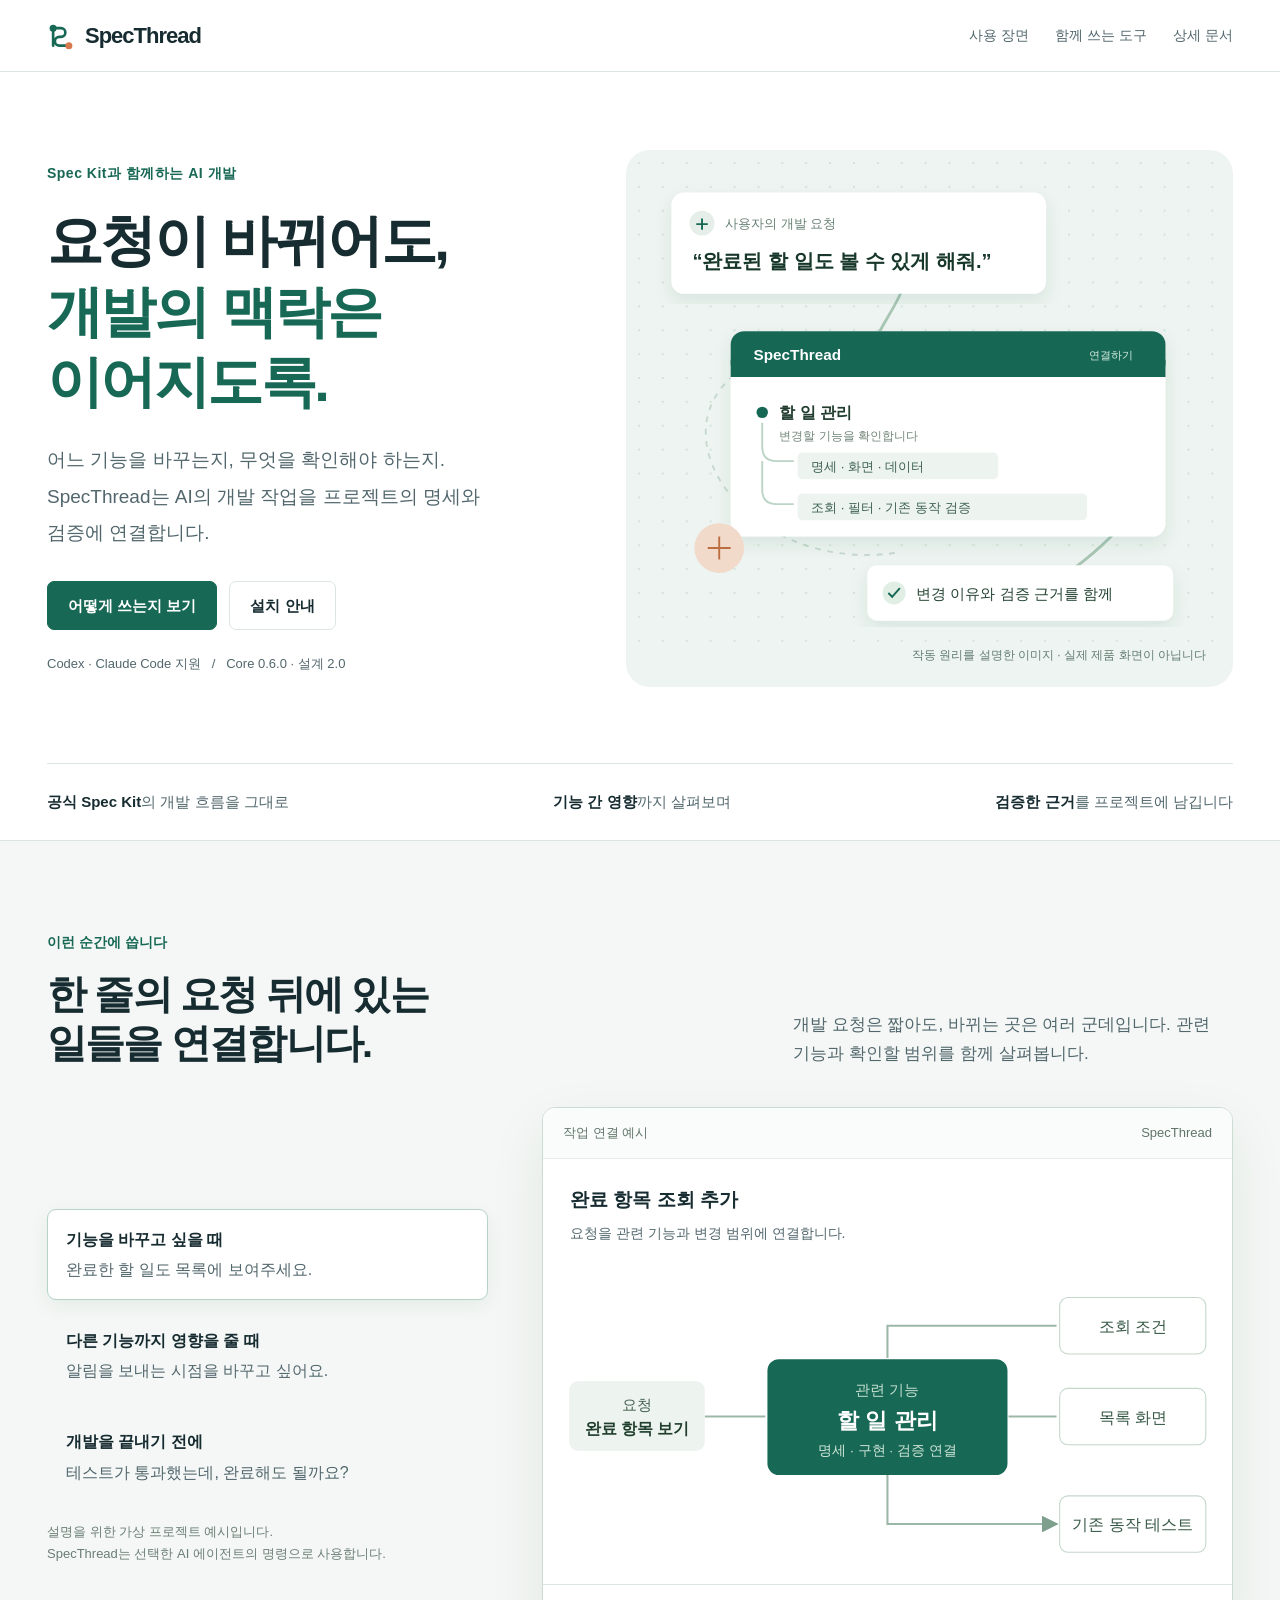
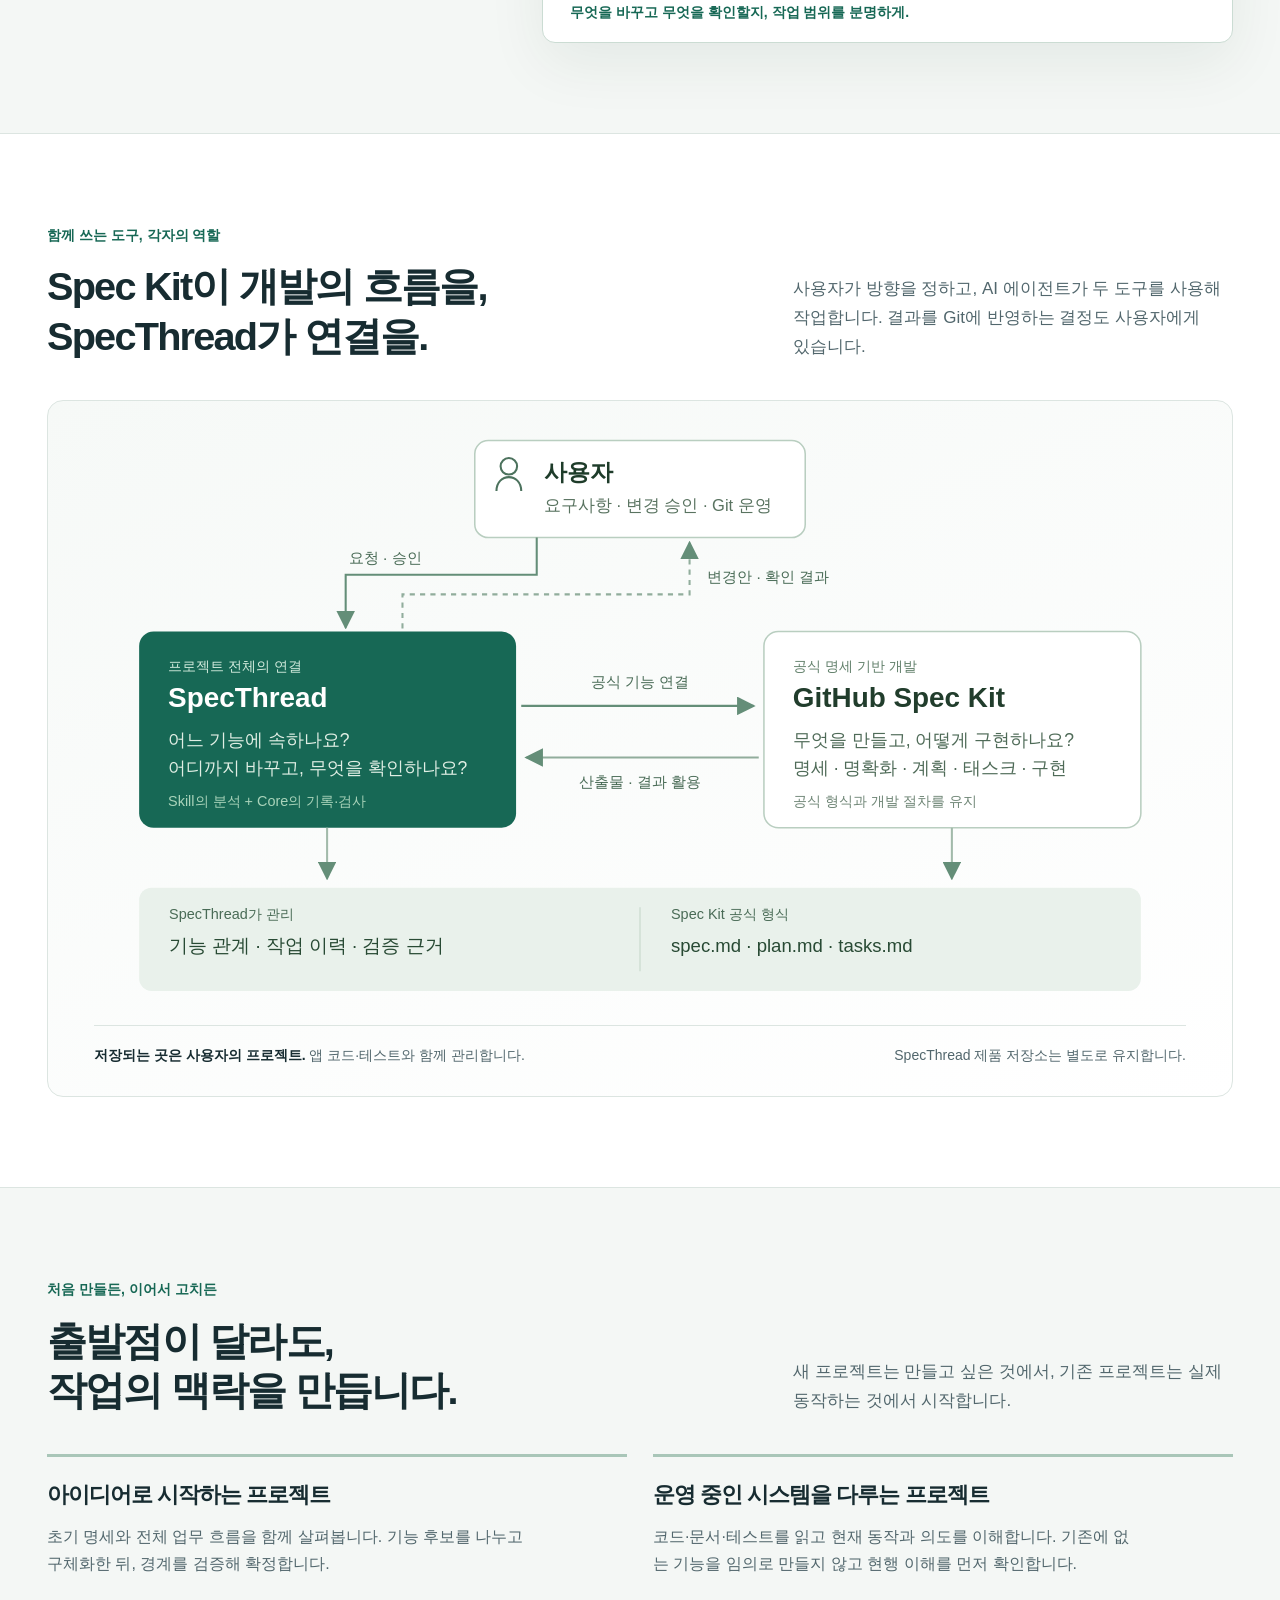
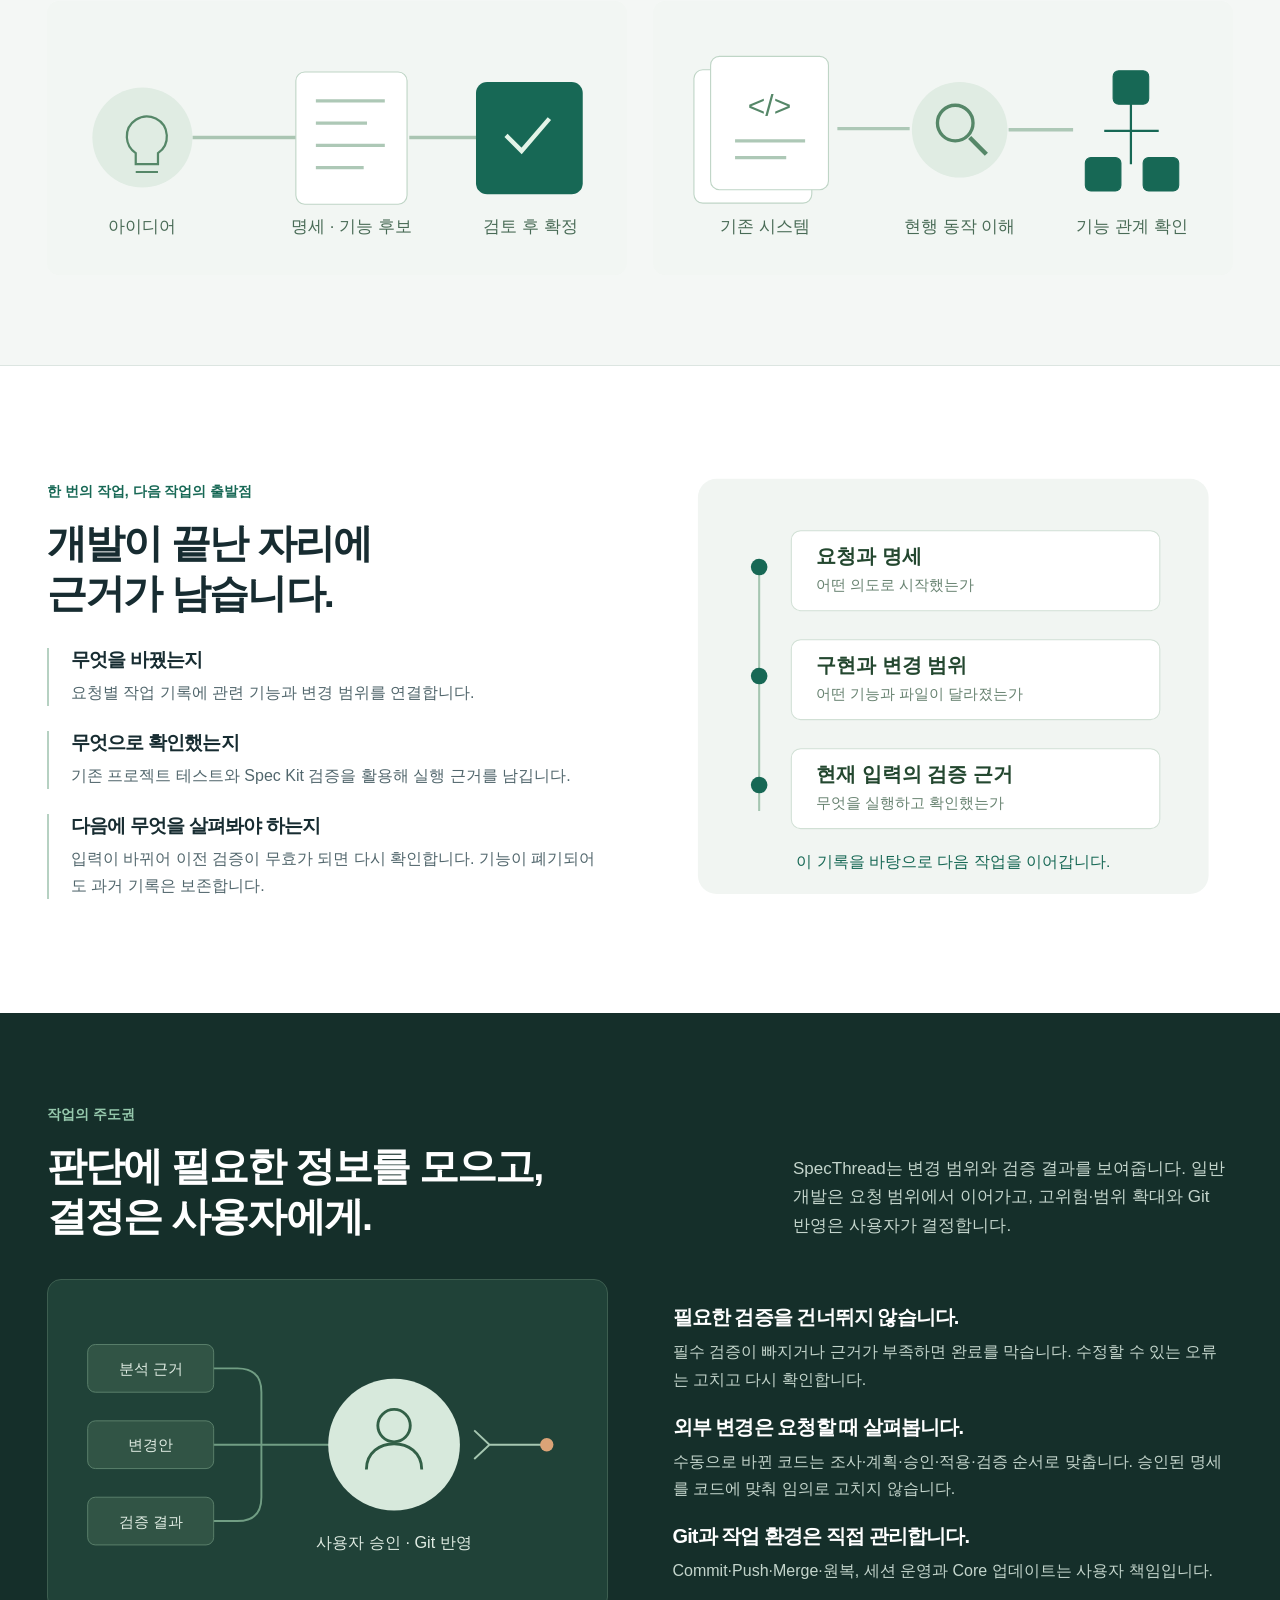
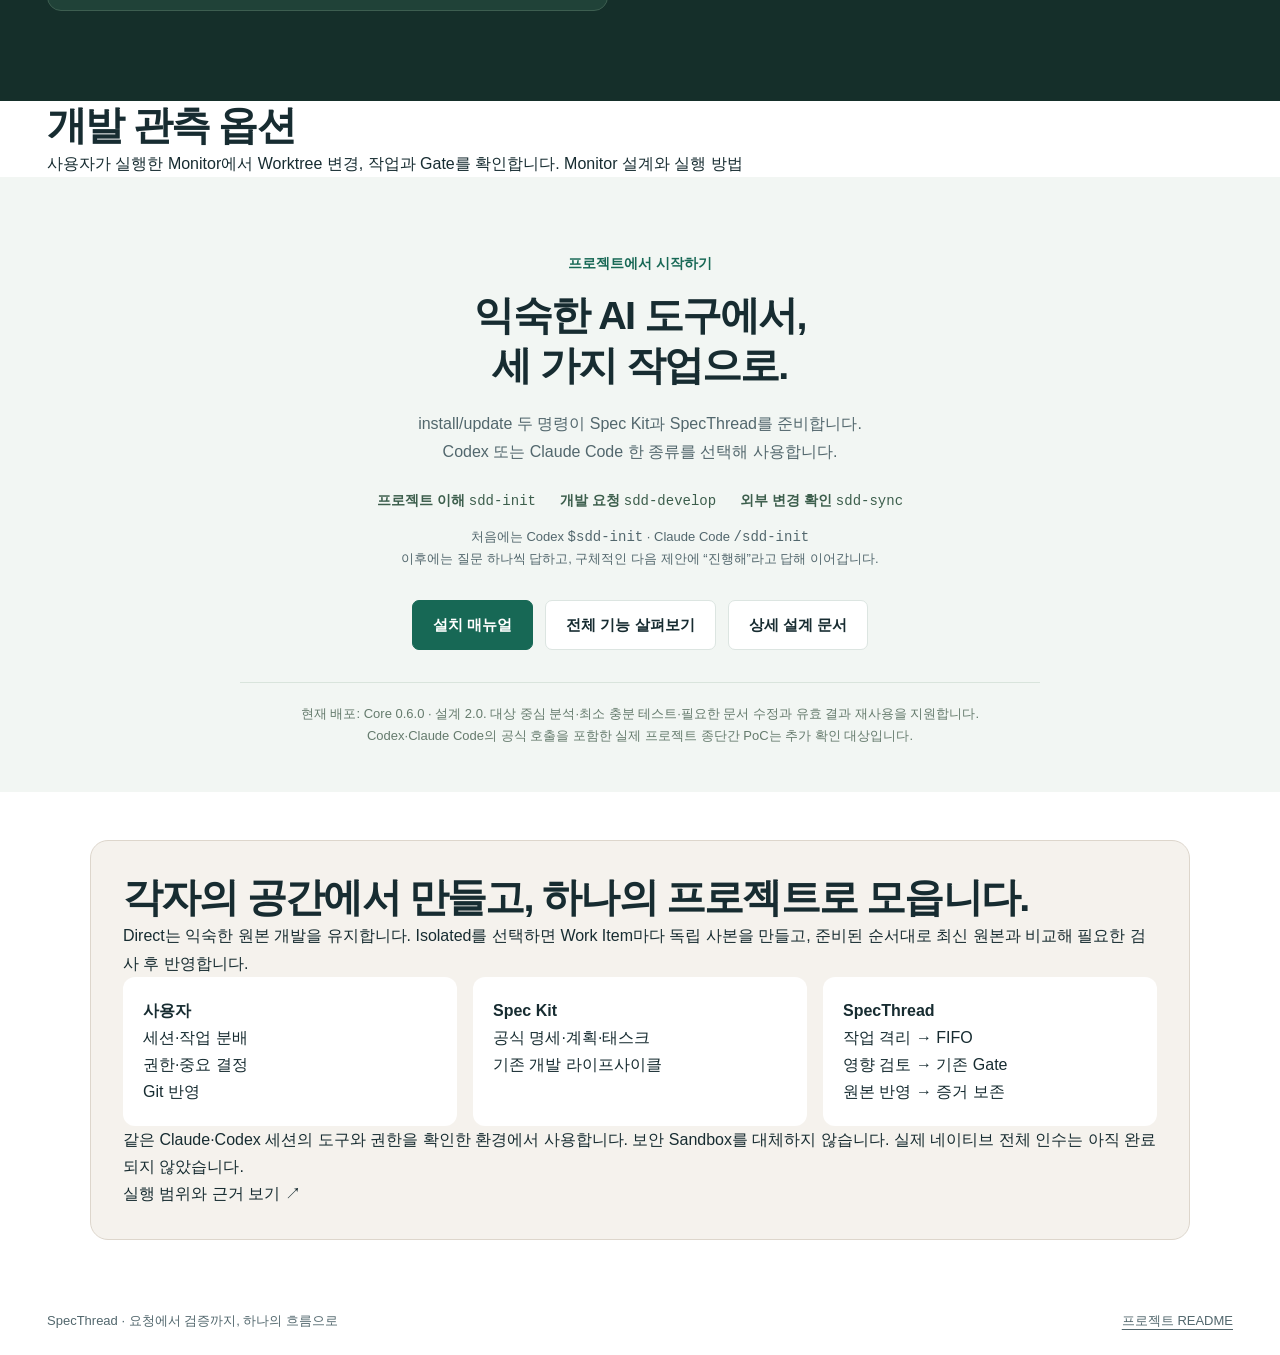
<file: docs/design/SpecThread-설계-소개.html>
<!doctype html>
<html lang="ko"><head><meta charset="utf-8"><meta name="viewport" content="width=device-width, initial-scale=1"><title>SpecThread — 요청에서 검증까지, 하나의 흐름으로</title><meta name="description" content="Spec Kit과 함께, AI 개발의 요청·기능·검증을 연결하는 SpecThread 제품 소개"><style>
:root{--ink:#172c31;--sub:#52676d;--green:#176855;--light:#eef5f2;--line:#dce5e1;--orange:#d77a4d;--white:#fff}*{box-sizing:border-box}html{scroll-behavior:smooth;scroll-padding-top:85px}body{margin:0;color:var(--ink);background:#fff;font:16px/1.7 -apple-system,BlinkMacSystemFont,"Apple SD Gothic Neo","Noto Sans KR",sans-serif}h1,h2,h3,p{margin:0}h1,h2,h3{word-break:keep-all;line-height:1.25;letter-spacing:-.045em}h1{font-size:clamp(38px,4.4vw,62px);font-weight:720}h2{font-size:clamp(30px,3.1vw,43px)}h3{font-size:22px}a{color:inherit;text-decoration:none}button{font:inherit;cursor:pointer}a:focus-visible,button:focus-visible{outline:3px solid #d77a4d;outline-offset:5px}svg{display:block;width:100%;height:auto}svg text{font-family:-apple-system,BlinkMacSystemFont,"Apple SD Gothic Neo",sans-serif}header{border-bottom:1px solid var(--line);background:#ffffffee;position:sticky;top:0;z-index:5;backdrop-filter:blur(12px)}.nav{max-width:1250px;margin:auto;padding:17px 32px;display:flex;align-items:center;justify-content:space-between;gap:24px}.logo{font-size:22px;font-weight:750;letter-spacing:-1px;display:flex;align-items:center;gap:10px}.logo svg{width:28px}.navlinks{display:flex;gap:26px;font-size:14px;color:var(--sub)}.container{max-width:1250px;margin:auto;padding:0 32px}.hero{display:grid;grid-template-columns:1fr 1.13fr;gap:42px;align-items:center;padding-top:78px;padding-bottom:76px}.eyebrow{color:var(--green);font-weight:650;font-size:14px;letter-spacing:.035em;margin-bottom:20px}.hero h1 em{font-style:normal;color:var(--green)}.intro{font-size:19px;color:var(--sub);line-height:1.9;margin-top:25px;max-width:490px;word-break:keep-all}.actions{display:flex;gap:12px;flex-wrap:wrap;margin-top:30px}.button{display:inline-flex;align-items:center;justify-content:center;border:1px solid var(--line);padding:11px 20px;border-radius:7px;font-size:15px;background:white;font-weight:600}.button.primary{background:var(--green);border-color:var(--green);color:white}.button:hover{filter:brightness(.94)}.meta{font-size:13px;color:var(--sub);margin-top:23px}.hero-art{position:relative;background:#edf4f1;border-radius:24px;padding:12px;overflow:hidden}.art-caption{font-size:12px;color:#637c72;text-align:right;margin:0 15px 10px}.promise{display:flex;align-items:center;justify-content:space-between;gap:28px;border-top:1px solid var(--line);padding:25px 0;color:var(--sub);font-size:15px}.promise strong{color:var(--ink);font-weight:650}.section{padding:90px 0;border-top:1px solid var(--line)}.section-head{display:flex;justify-content:space-between;gap:50px;align-items:flex-end;margin-bottom:38px}.section-head p{max-width:440px;color:var(--sub);font-size:17px;word-break:keep-all}.label{display:block;color:var(--green);font-size:14px;font-weight:650;margin-bottom:15px}.soft{background:#f4f7f5}.experience{display:grid;grid-template-columns:.83fr 1.3fr;gap:54px;align-items:center}.scenario-buttons{display:flex;flex-direction:column;gap:10px;margin-top:24px}.scenario-buttons button{border:1px solid transparent;background:transparent;text-align:left;padding:16px 18px;border-radius:9px;color:var(--sub);font-size:16px}.scenario-buttons button strong{display:block;color:var(--ink);font-weight:600;margin-bottom:3px}.scenario-buttons button[aria-pressed=true]{border-color:#b7d3c7;background:#fff;box-shadow:0 6px 20px #173e2910}.example-note{font-size:13px;color:#6b7e76;margin-top:18px}.workspace{border:1px solid #cbdcd3;border-radius:13px;background:#fff;box-shadow:0 20px 60px #0e392112;overflow:hidden}.workspace-top{background:#fafcfb;border-bottom:1px solid #e5ece7;padding:14px 20px;display:flex;justify-content:space-between;font-size:13px;color:#60746a}.workspace-title{padding:25px 27px 0;font-size:19px;font-weight:650}.workspace-sub{padding:6px 27px 14px;color:var(--sub);font-size:14px}.demo-footer{border-top:1px solid var(--line);padding:16px 27px;color:var(--green);font-size:14px;font-weight:600;min-height:58px}.relationship{border:1px solid var(--line);border-radius:16px;background:linear-gradient(160deg,#f6f9f7,#fff);padding:24px}.diagram-scroll{overflow-x:auto}.diagram-scroll svg{min-width:700px}.relationship-note{display:flex;justify-content:space-between;gap:24px;margin:12px 22px 4px;color:var(--sub);font-size:14px;border-top:1px solid var(--line);padding-top:18px}.relationship-note b{color:var(--ink)}.ways{display:grid;grid-template-columns:1fr 1fr;gap:26px}.way{border-top:3px solid #a9c6b8;padding-top:24px}.way p{color:var(--sub);margin-top:14px;max-width:480px}.way-visual{background:#f2f6f3;border-radius:12px;margin-top:24px;padding:12px}.journey{display:grid;grid-template-columns:1fr 1fr;gap:65px;align-items:center}.journey-list{margin-top:30px;display:grid;gap:25px}.journey-item{padding-left:22px;border-left:2px solid #b6d1c2}.journey-item h3{font-size:19px}.journey-item p{color:var(--sub);margin-top:7px}.dark{background:#152f2a;color:#fff;border:0}.dark .label{color:#96c9ad}.dark .section-head p{color:#c4d5cc}.control-art{background:#204238;border:1px solid #3d5e50;border-radius:14px;padding:12px}.control-list{display:grid;gap:22px}.control-list h3{font-size:20px}.control-list p{color:#c4d5cc;margin-top:8px}.bottom{padding:75px 0 45px;text-align:center;background:#f2f6f3}.bottom p{margin:20px auto 0;max-width:650px;color:var(--sub)}.bottom .actions{justify-content:center}.status{margin:32px auto 0;max-width:800px;border-top:1px solid #d9e4dc;padding-top:20px;font-size:13px;color:#657b6d}.footer{padding:22px 32px;display:flex;justify-content:space-between;gap:20px;font-size:13px;color:var(--sub);max-width:1250px;margin:auto}.textlink{text-decoration:underline;text-underline-offset:4px}code{font:14px/1.6 ui-monospace,monospace}.how-start{display:flex;gap:24px;margin-top:24px;justify-content:center;flex-wrap:wrap;color:#3c5e4c;font-size:14px}.how-start b{font-weight:600}@media(max-width:900px){.hero{grid-template-columns:1fr;padding-top:45px;gap:35px}.hero h1 br{display:none}.intro{max-width:650px}.hero-art{max-width:650px}.section{padding:60px 0}.experience,.journey{grid-template-columns:1fr;gap:32px}.section-head{display:block}.section-head p{margin-top:20px;max-width:650px}.promise{flex-wrap:wrap;gap:12px 28px}.navlinks{gap:16px}.diagram-scroll{margin:0 -12px}.relationship-note{margin:14px 0 0;flex-direction:column;gap:8px}.ways{gap:24px}.how-start{gap:10px 20px}}@media(max-width:560px){.container{padding:0 22px}.nav{padding:15px 22px}.navlinks a:nth-child(1),.navlinks a:nth-child(2){display:none}.navlinks{font-size:13px}.hero{padding-top:38px;padding-bottom:35px}.intro{font-size:17px}.hero-art{padding:2px;border-radius:15px}.promise{display:grid;padding:22px 0;font-size:14px;gap:10px}.section{padding:48px 0}.section-head{margin-bottom:27px}.section-head p{font-size:16px}.ways{grid-template-columns:1fr;gap:34px}.workspace-title{font-size:17px;padding:20px 18px 0}.workspace-sub{padding-left:18px;padding-right:18px}.demo-footer{padding:13px 18px;font-size:13px}.relationship{padding:15px}.relationship:after{content:'관계도는 좌우로 밀어 전체를 볼 수 있습니다.';display:block;color:#647a6b;font-size:12px;margin-top:15px}.hero h1{font-size:39px}.footer{padding:20px 22px;flex-direction:column;gap:6px}.bottom{padding:50px 0 30px}.control-art{padding:0}.meta{font-size:12px}.scenario-buttons button{padding:13px 15px}.art-caption{font-size:11px}}@media(prefers-reduced-motion:reduce){html{scroll-behavior:auto}}@media print{header{position:static}.section,.hero{break-inside:avoid;padding-top:30px;padding-bottom:30px}.navlinks,.actions{display:none}.container{padding:0 15px}.diagram-scroll{overflow:visible}.diagram-scroll svg{min-width:0}.dark{print-color-adjust:exact}.workspace,.hero-art{box-shadow:none}.section-head{margin-bottom:20px}h1{font-size:35px}h2{font-size:28px}}
</style></head><body>
<header><nav class="nav" aria-label="주 탐색"><a class="logo" href="#top"><svg viewBox="0 0 32 32" aria-hidden="true"><path d="M7 7h9a5 5 0 0 1 0 10H14a5 5 0 0 0 0 10h11M7 7v20" fill="none" stroke="#176855" stroke-width="3" stroke-linecap="round"/><circle cx="7" cy="7" r="4" fill="#176855"/><circle cx="25" cy="27" r="4" fill="#d77a4d"/></svg>SpecThread</a><div class="navlinks"><a href="#experience">사용 장면</a><a href="#roles">함께 쓰는 도구</a><a href="README.md">상세 문서</a></div></nav></header>
<main id="top"><div class="container"><section class="hero"><div><p class="eyebrow">Spec Kit과 함께하는 AI 개발</p><h1>요청이 바뀌어도,<br><em>개발의 맥락은<br>이어지도록.</em></h1><p class="intro">어느 기능을 바꾸는지, 무엇을 확인해야 하는지.<br>SpecThread는 AI의 개발 작업을 프로젝트의 명세와 검증에 연결합니다.</p><div class="actions"><a class="button primary" href="#experience">어떻게 쓰는지 보기</a><a class="button" href="../SpecThread-설치-매뉴얼.md">설치 안내</a></div><p class="meta">Codex · Claude Code 지원 &nbsp; / &nbsp; Core 0.6.0 · 설계 2.0</p></div><figure class="hero-art" style="margin:0"><svg viewBox="0 0 610 505" role="img" aria-labelledby="hero-title"><title id="hero-title">사용자의 요청이 기능과 코드, 검증 기록으로 이어지는 SpecThread 개념 이미지</title><defs><pattern id="grid" width="25" height="25" patternUnits="userSpaceOnUse"><circle cx="1" cy="1" r="1" fill="#cbded2"/></pattern><filter id="shadow"><feDropShadow dx="0" dy="8" stdDeviation="9" flood-color="#174c2f" flood-opacity=".09"/></filter></defs><rect width="610" height="505" fill="url(#grid)"/><path d="M87 87C500 60 80 225 330 243S570 345 443 435" fill="none" stroke="#a9c6b5" stroke-width="3"/><path d="M122 209C3 270 108 432 270 409" fill="none" stroke="#c6d9cf" stroke-width="2" stroke-dasharray="6 7"/>
<g filter="url(#shadow)"><rect x="35" y="32" width="392" height="106" rx="13" fill="white"/><circle cx="67" cy="64" r="13" fill="#e5eee8"/><path d="M61 65h12m-6-6v12" stroke="#176855" stroke-width="2"/><text x="91" y="69" font-size="14" fill="#688174">사용자의 개발 요청</text><text x="57" y="111" font-size="21" font-weight="600" fill="#19372a">“완료된 할 일도 볼 수 있게 해줘.”</text></g>
<g filter="url(#shadow)"><rect x="97" y="177" width="455" height="215" rx="14" fill="white"/><rect x="97" y="177" width="455" height="48" rx="14" fill="#176855"/><path d="M97 207h455v18H97" fill="#176855"/><text x="121" y="207" font-size="16" font-weight="600" fill="white">SpecThread</text><text x="472" y="206" font-size="12" fill="#d6ece0">연결하기</text><circle cx="130" cy="262" r="6" fill="#176855"/><text x="148" y="268" font-size="17" font-weight="600" fill="#203c2e">할 일 관리</text><text x="148" y="291" font-size="13" fill="#718578">변경할 기능을 확인합니다</text><path d="M130 273v25q0 15 15 15h18m-33 0v30q0 15 15 15h18" stroke="#bcd4c5" stroke-width="2" fill="none"/><rect x="167" y="304" width="210" height="28" rx="5" fill="#edf4ef"/><text x="181" y="323" font-size="14" fill="#3d6150">명세 · 화면 · 데이터</text><rect x="167" y="347" width="303" height="28" rx="5" fill="#edf4ef"/><text x="181" y="366" font-size="14" fill="#3d6150">조회 · 필터 · 기존 동작 검증</text></g>
<g filter="url(#shadow)"><rect x="240" y="422" width="320" height="58" rx="10" fill="#fff"/><circle cx="268" cy="451" r="12" fill="#e0eee4"/><path d="m262 451 4 4 8-9" fill="none" stroke="#176855" stroke-width="2"/><text x="291" y="457" font-size="16" fill="#264534">변경 이유와 검증 근거를 함께</text></g><circle cx="85" cy="404" r="26" fill="#f2daca"/><path d="M73 404h24m-12-12v24" stroke="#bd6d42" stroke-width="2"/></svg><figcaption class="art-caption">작동 원리를 설명한 이미지 · 실제 제품 화면이 아닙니다</figcaption></figure></section><div class="promise"><span><strong>공식 Spec Kit</strong>의 개발 흐름을 그대로</span><span><strong>기능 간 영향</strong>까지 살펴보며</span><span><strong>검증한 근거</strong>를 프로젝트에 남깁니다</span></div></div>
<section class="section soft" id="experience"><div class="container"><div class="section-head"><div><span class="label">이런 순간에 씁니다</span><h2>한 줄의 요청 뒤에 있는<br>일들을 연결합니다.</h2></div><p>개발 요청은 짧아도, 바뀌는 곳은 여러 군데입니다. 관련 기능과 확인할 범위를 함께 살펴봅니다.</p></div><div class="experience"><div><div class="scenario-buttons" role="group" aria-label="사용 예시 선택"><button type="button" data-scene="0" aria-pressed="true"><strong>기능을 바꾸고 싶을 때</strong>완료한 할 일도 목록에 보여주세요.</button><button type="button" data-scene="1" aria-pressed="false"><strong>다른 기능까지 영향을 줄 때</strong>알림을 보내는 시점을 바꾸고 싶어요.</button><button type="button" data-scene="2" aria-pressed="false"><strong>개발을 끝내기 전에</strong>테스트가 통과했는데, 완료해도 될까요?</button></div><p class="example-note">설명을 위한 가상 프로젝트 예시입니다.<br>SpecThread는 선택한 AI 에이전트의 명령으로 사용합니다.</p></div><div class="workspace" aria-live="polite"><div class="workspace-top"><span>작업 연결 예시</span><span>SpecThread</span></div><p class="workspace-title" id="scene-title">완료 항목 조회 추가</p><p class="workspace-sub" id="scene-sub">요청을 관련 기능과 변경 범위에 연결합니다.</p><svg viewBox="0 0 660 310" role="img" aria-label="요청, 관련 기능, 검증의 연결 예시"><defs><marker id="demo-arrow" markerWidth="8" markerHeight="8" refX="7" refY="4" orient="auto"><path d="M0 0 8 4 0 8" fill="#7d9f8b"/></marker></defs><path d="M155 150h58m233 0h46M330 94V63h162M330 206v47h162" fill="none" stroke="#9bb8a7" stroke-width="2" marker-end="url(#demo-arrow)"/><rect x="25" y="116" width="130" height="67" rx="9" fill="#edf3ef"/><text x="90" y="144" text-anchor="middle" fill="#476353" font-size="14">요청</text><text id="demo-request" x="90" y="167" text-anchor="middle" fill="#213f2d" font-size="15" font-weight="600">완료 항목 보기</text><rect x="215" y="95" width="230" height="111" rx="11" fill="#176855"/><text x="330" y="129" text-anchor="middle" fill="#c5e0cf" font-size="14">관련 기능</text><text id="demo-feature" x="330" y="161" text-anchor="middle" fill="white" font-size="21" font-weight="600">할 일 관리</text><text id="demo-detail" x="330" y="187" text-anchor="middle" fill="#d1e6d8" font-size="13">명세 · 구현 · 검증 연결</text><g fill="#fff" stroke="#c3d7ca"><rect x="495" y="36" width="140" height="54" rx="8"/><rect x="495" y="123" width="140" height="54" rx="8"/><rect x="495" y="226" width="140" height="54" rx="8"/></g><g font-size="15" text-anchor="middle" fill="#365844"><text id="demo-a" x="565" y="69">조회 조건</text><text id="demo-b" x="565" y="156">목록 화면</text><text id="demo-c" x="565" y="259">기존 동작 테스트</text></g></svg><p class="demo-footer" id="scene-result">무엇을 바꾸고 무엇을 확인할지, 작업 범위를 분명하게.</p></div></div></div></section>
<section class="section" id="roles"><div class="container"><div class="section-head"><div><span class="label">함께 쓰는 도구, 각자의 역할</span><h2>Spec Kit이 개발의 흐름을,<br>SpecThread가 연결을.</h2></div><p>사용자가 방향을 정하고, AI 에이전트가 두 도구를 사용해 작업합니다. 결과를 Git에 반영하는 결정도 사용자에게 있습니다.</p></div><div class="relationship"><div class="diagram-scroll"><svg viewBox="0 0 1100 570" role="img" aria-labelledby="ownership-title ownership-desc"><title id="ownership-title">사용자, SpecThread, GitHub Spec Kit의 소유와 책임 관계도</title><desc id="ownership-desc">사용자가 SpecThread에 요청하고 변경을 승인합니다. SpecThread Skill은 공식 Spec Kit 기능을 연결하고 결과를 활용합니다. SpecThread는 기능 관계와 작업 이력 및 검증 근거를, Spec Kit은 공식 명세 계획 태스크를 관리합니다. 이 자료와 앱 코드는 사용자의 대상 프로젝트 Git에 남습니다.</desc><defs><marker id="arrow" markerWidth="9" markerHeight="9" refX="8" refY="4.5" orient="auto-start-reverse"><path d="M0 0 9 4.5 0 9" fill="#648e78"/></marker></defs><rect x="390" y="15" width="320" height="94" rx="13" fill="#fff" stroke="#b9cec0" stroke-width="1.5"/><g transform="translate(423 40)"><circle cx="0" cy="0" r="8" fill="none" stroke="#4c725d" stroke-width="2"/><path d="M-12 24c0-18 24-18 24 0" fill="none" stroke="#4c725d" stroke-width="2"/></g><text x="457" y="53" fill="#1e3c2a" font-size="22" font-weight="650">사용자</text><text x="457" y="83" fill="#597360" font-size="16">요구사항 · 변경 승인 · Git 운영</text>
<path d="M450 109v36H265v51" fill="none" stroke="#648e78" stroke-width="2" marker-end="url(#arrow)"/><text x="268" y="134" fill="#496b56" font-size="15">요청 · 승인</text><path d="M320 197v-33h278v-50" fill="none" stroke="#91ad9c" stroke-width="2" stroke-dasharray="5 5" marker-end="url(#arrow)"/><text x="615" y="152" fill="#496b56" font-size="15">변경안 · 확인 결과</text>
<rect x="65" y="200" width="365" height="190" rx="14" fill="#176855"/><text x="93" y="238" fill="#d3ebdd" font-size="14">프로젝트 전체의 연결</text><text x="93" y="273" fill="#fff" font-size="27" font-weight="650">SpecThread</text><text x="93" y="311" fill="#e0eee4" font-size="17">어느 기능에 속하나요?</text><text x="93" y="338" fill="#e0eee4" font-size="17">어디까지 바꾸고, 무엇을 확인하나요?</text><text x="93" y="369" fill="#a9d3ba" font-size="14">Skill의 분석 + Core의 기록·검사</text>
<rect x="670" y="200" width="365" height="190" rx="14" fill="#fff" stroke="#b9cec0" stroke-width="1.5"/><text x="698" y="238" fill="#62806b" font-size="14">공식 명세 기반 개발</text><text x="698" y="273" fill="#213d2c" font-size="27" font-weight="650">GitHub Spec Kit</text><text x="698" y="311" fill="#4f6b58" font-size="17">무엇을 만들고, 어떻게 구현하나요?</text><text x="698" y="338" fill="#4f6b58" font-size="17">명세 · 명확화 · 계획 · 태스크 · 구현</text><text x="698" y="369" fill="#6e8575" font-size="14">공식 형식과 개발 절차를 유지</text>
<path d="M435 272h225" stroke="#648e78" stroke-width="2" marker-end="url(#arrow)"/><text x="550" y="254" text-anchor="middle" fill="#496b56" font-size="15">공식 기능 연결</text><path d="M665 322H440" stroke="#91ad9c" stroke-width="2" marker-end="url(#arrow)"/><text x="550" y="351" text-anchor="middle" fill="#496b56" font-size="15">산출물 · 결과 활용</text>
<path d="M247 390v49" stroke="#a2baaa" stroke-width="2" marker-end="url(#arrow)"/><path d="M852 390v49" stroke="#a2baaa" stroke-width="2" marker-end="url(#arrow)"/><rect x="65" y="448" width="970" height="100" rx="12" fill="#e9f1eb"/><path d="M550 467v62" stroke="#c5d7c9"/><text x="94" y="478" fill="#496b56" font-size="14">SpecThread가 관리</text><text x="94" y="510" fill="#284a34" font-size="18">기능 관계 · 작업 이력 · 검증 근거</text><text x="580" y="478" fill="#496b56" font-size="14">Spec Kit 공식 형식</text><text x="580" y="510" fill="#284a34" font-size="18">spec.md · plan.md · tasks.md</text></svg></div><div class="relationship-note"><span><b>저장되는 곳은 사용자의 프로젝트.</b> 앱 코드·테스트와 함께 관리합니다.</span><span>SpecThread 제품 저장소는 별도로 유지합니다.</span></div></div></div></section>
<section class="section soft"><div class="container"><div class="section-head"><div><span class="label">처음 만들든, 이어서 고치든</span><h2>출발점이 달라도,<br>작업의 맥락을 만듭니다.</h2></div><p>새 프로젝트는 만들고 싶은 것에서, 기존 프로젝트는 실제 동작하는 것에서 시작합니다.</p></div><div class="ways"><article class="way"><h3>아이디어로 시작하는 프로젝트</h3><p>초기 명세와 전체 업무 흐름을 함께 살펴봅니다. 기능 후보를 나누고 구체화한 뒤, 경계를 검증해 확정합니다.</p><div class="way-visual"><svg viewBox="0 0 500 225" role="img" aria-label="아이디어에서 기능 후보를 거쳐 확정 기능으로 발전하는 그림"><path d="M120 112h95m100 0h60" stroke="#aac5b2" stroke-width="3"/><circle cx="75" cy="112" r="45" fill="#e0ece3"/><path d="M61 112a18 18 0 1 1 28 14v10H69v-10a18 18 0 0 1-8-14m8 31h20" fill="none" stroke="#558768" stroke-width="2"/><rect x="213" y="53" width="100" height="119" rx="8" fill="white" stroke="#bfd5c6"/><path d="M231 79h62m-62 20h46m-46 20h62m-62 20h43" stroke="#adc8b6" stroke-width="3"/><rect x="375" y="62" width="96" height="101" rx="10" fill="#176855"/><path d="m402 110 14 14 25-29" stroke="#e3f4e8" stroke-width="4" fill="none"/><g font-size="15" text-anchor="middle" fill="#496b56"><text x="75" y="197">아이디어</text><text x="263" y="197">명세 · 기능 후보</text><text x="424" y="197">검토 후 확정</text></g></svg></div></article><article class="way"><h3>운영 중인 시스템을 다루는 프로젝트</h3><p>코드·문서·테스트를 읽고 현재 동작과 의도를 이해합니다. 기존에 없는 기능을 임의로 만들지 않고 현행 이해를 먼저 확인합니다.</p><div class="way-visual"><svg viewBox="0 0 500 225" role="img" aria-label="기존 코드와 자료를 분석해 현행 시스템의 기능 관계를 이해하는 그림"><g fill="white" stroke="#bfd5c6"><rect x="26" y="51" width="106" height="120" rx="8"/><rect x="41" y="39" width="106" height="120" rx="8"/></g><text x="94" y="93" text-anchor="middle" fill="#558768" font-size="27" font-family="monospace">&lt;/&gt;</text><path d="M63 115h63m-63 15h46M155 104h65" stroke="#adc8b6" stroke-width="3"/><circle cx="265" cy="105" r="43" fill="#e0ece3"/><circle cx="261" cy="99" r="16" stroke="#558768" stroke-width="3" fill="none"/><path d="m274 112 15 15" stroke="#558768" stroke-width="4"/><path d="M309 105h58" stroke="#adc8b6" stroke-width="3"/><g stroke="#176855" fill="#176855"><path d="M419 77v59m0-30h-24m24 0h25" fill="none" stroke-width="2"/><rect x="403" y="52" width="32" height="30" rx="5"/><rect x="378" y="130" width="32" height="30" rx="5"/><rect x="430" y="130" width="32" height="30" rx="5"/></g><g font-size="15" text-anchor="middle" fill="#496b56"><text x="90" y="197">기존 시스템</text><text x="265" y="197">현행 동작 이해</text><text x="420" y="197">기능 관계 확인</text></g></svg></div></article></div></div></section>
<section class="section"><div class="container journey"><div><span class="label">한 번의 작업, 다음 작업의 출발점</span><h2>개발이 끝난 자리에<br>근거가 남습니다.</h2><div class="journey-list"><div class="journey-item"><h3>무엇을 바꿨는지</h3><p>요청별 작업 기록에 관련 기능과 변경 범위를 연결합니다.</p></div><div class="journey-item"><h3>무엇으로 확인했는지</h3><p>기존 프로젝트 테스트와 Spec Kit 검증을 활용해 실행 근거를 남깁니다.</p></div><div class="journey-item"><h3>다음에 무엇을 살펴봐야 하는지</h3><p>입력이 바뀌어 이전 검증이 무효가 되면 다시 확인합니다. 기능이 폐기되어도 과거 기록은 보존합니다.</p></div></div></div><svg viewBox="0 0 540 450" role="img" aria-label="명세와 구현, 검증 근거가 한 작업 기록에 연결되어 다음 작업으로 이어지는 그림"><rect x="24" y="22" width="492" height="400" rx="18" fill="#f1f5f2"/><path d="M83 107v235" stroke="#a5c6b1" stroke-width="2"/><g fill="#176855"><circle cx="83" cy="107" r="8"/><circle cx="83" cy="212" r="8"/><circle cx="83" cy="317" r="8"/></g><g fill="white" stroke="#d1e0d5"><rect x="114" y="72" width="355" height="77" rx="9"/><rect x="114" y="177" width="355" height="77" rx="9"/><rect x="114" y="282" width="355" height="77" rx="9"/></g><g fill="#23472f" font-size="19" font-weight="600"><text x="138" y="103">요청과 명세</text><text x="138" y="208">구현과 변경 범위</text><text x="138" y="313">현재 입력의 검증 근거</text></g><g fill="#688371" font-size="14"><text x="138" y="129">어떤 의도로 시작했는가</text><text x="138" y="234">어떤 기능과 파일이 달라졌는가</text><text x="138" y="339">무엇을 실행하고 확인했는가</text></g><text x="270" y="396" text-anchor="middle" fill="#176855" font-size="15">이 기록을 바탕으로 다음 작업을 이어갑니다.</text></svg></div></section>
<section class="section dark"><div class="container"><div class="section-head"><div><span class="label">작업의 주도권</span><h2>판단에 필요한 정보를 모으고,<br>결정은 사용자에게.</h2></div><p>SpecThread는 변경 범위와 검증 결과를 보여줍니다. 일반 개발은 요청 범위에서 이어가고, 고위험·범위 확대와 Git 반영은 사용자가 결정합니다.</p></div><div class="journey"><div class="control-art"><svg viewBox="0 0 560 320" role="img" aria-label="분석과 변경안, 검증 결과를 받아 사용자가 승인하고 Git에 반영하는 그림"><path d="M81 80h105q25 0 25 25v55h79m-209 0h209M81 240h105q25 0 25-25v-55" fill="none" stroke="#719e84" stroke-width="2"/><g fill="#315445" stroke="#5c826d"><rect x="29" y="55" width="132" height="50" rx="8"/><rect x="29" y="135" width="132" height="50" rx="8"/><rect x="29" y="215" width="132" height="50" rx="8"/></g><g font-size="16" fill="#e0ece3" text-anchor="middle"><text x="95" y="86">분석 근거</text><text x="95" y="166">변경안</text><text x="95" y="246">검증 결과</text></g><circle cx="350" cy="160" r="69" fill="#d7e9dc"/><circle cx="350" cy="140" r="17" fill="none" stroke="#326047" stroke-width="3"/><path d="M321 186c0-36 58-36 58 0" fill="none" stroke="#326047" stroke-width="3"/><text x="350" y="268" text-anchor="middle" fill="#e0ece3" font-size="17">사용자 승인 · Git 반영</text><path d="m434 145 16 15-16 15m16-15h60" stroke="#a6c7b1" stroke-width="2" fill="none"/><circle cx="510" cy="160" r="7" fill="#dba377"/></svg></div><div class="control-list"><div><h3>필요한 검증을 건너뛰지 않습니다.</h3><p>필수 검증이 빠지거나 근거가 부족하면 완료를 막습니다. 수정할 수 있는 오류는 고치고 다시 확인합니다.</p></div><div><h3>외부 변경은 요청할 때 살펴봅니다.</h3><p>수동으로 바뀐 코드는 조사·계획·승인·적용·검증 순서로 맞춥니다. 승인된 명세를 코드에 맞춰 임의로 고치지 않습니다.</p></div><div><h3>Git과 작업 환경은 직접 관리합니다.</h3><p>Commit·Push·Merge·원복, 세션 운영과 Core 업데이트는 사용자 책임입니다.</p></div></div></div></div></section>
<section><div class="container"><h2>개발 관측 옵션</h2><p>사용자가 실행한 Monitor에서 Worktree 변경, 작업과 Gate를 확인합니다. <a href="monitor.md">Monitor 설계와 실행 방법</a></p></div></section>
<section class="bottom"><div class="container"><span class="label">프로젝트에서 시작하기</span><h2>익숙한 AI 도구에서,<br>세 가지 작업으로.</h2><p>install/update 두 명령이 Spec Kit과 SpecThread를 준비합니다.<br>Codex 또는 Claude Code 한 종류를 선택해 사용합니다.</p><div class="how-start"><span><b>프로젝트 이해</b> <code>sdd-init</code></span><span><b>개발 요청</b> <code>sdd-develop</code></span><span><b>외부 변경 확인</b> <code>sdd-sync</code></span></div><p style="font-size:13px;margin-top:13px">처음에는 Codex <code>$sdd-init</code> · Claude Code <code>/sdd-init</code><br>이후에는 질문 하나씩 답하고, 구체적인 다음 제안에 “진행해”라고 답해 이어갑니다.</p><div class="actions"><a class="button primary" href="../SpecThread-설치-매뉴얼.md">설치 매뉴얼</a><a class="button" href="SpecThread-전체-기능목록.html">전체 기능 살펴보기</a><a class="button" href="README.md">상세 설계 문서</a></div><div class="status">현재 배포: Core 0.6.0 · 설계 2.0. 대상 중심 분석·최소 충분 테스트·필요한 문서 수정과 유효 결과 재사용을 지원합니다.<br>Codex·Claude Code의 공식 호출을 포함한 실제 프로젝트 종단간 PoC는 추가 확인 대상입니다.</div></div></section><section style="max-width:1100px;margin:48px auto;padding:32px;border:1px solid #ddd6cc;border-radius:18px;background:#f5f2ed"><h2>각자의 공간에서 만들고, 하나의 프로젝트로 모읍니다.</h2><p>Direct는 익숙한 원본 개발을 유지합니다. Isolated를 선택하면 Work Item마다 독립 사본을 만들고, 준비된 순서대로 최신 원본과 비교해 필요한 검사 후 반영합니다.</p><div style="display:flex;gap:16px;flex-wrap:wrap"><div style="flex:1;min-width:180px;padding:20px;background:white;border-radius:12px"><b>사용자</b><p>세션·작업 분배<br>권한·중요 결정<br>Git 반영</p></div><div style="flex:1;min-width:180px;padding:20px;background:white;border-radius:12px"><b>Spec Kit</b><p>공식 명세·계획·태스크<br>기존 개발 라이프사이클</p></div><div style="flex:1;min-width:180px;padding:20px;background:white;border-radius:12px"><b>SpecThread</b><p>작업 격리 → FIFO<br>영향 검토 → 기존 Gate<br>원본 반영 → 증거 보존</p></div></div><p>같은 Claude·Codex 세션의 도구와 권한을 확인한 환경에서 사용합니다. 보안 Sandbox를 대체하지 않습니다. 실제 네이티브 전체 인수는 아직 완료되지 않았습니다.</p><a href="parallel-development.md">실행 범위와 근거 보기 ↗</a></section></main><footer class="footer"><span>SpecThread · 요청에서 검증까지, 하나의 흐름으로</span><a class="textlink" href="../../README.md">프로젝트 README</a></footer>
<script>
const scenes=[['완료 항목 조회 추가','요청을 관련 기능과 변경 범위에 연결합니다.','완료 항목 보기','할 일 관리','명세 · 구현 · 검증 연결','조회 조건','목록 화면','기존 동작 테스트','무엇을 바꾸고 무엇을 확인할지, 작업 범위를 분명하게.'],['알림 발송 시점 변경','바꾸는 기능을 소비하는 다른 기능도 함께 살펴봅니다.','발송 시점 변경','알림 처리','의존관계 · 계약 영향 확인','일정 관리','발송 계약','연동 동작 검증','핵심 의존성이 불확실하거나 충돌하면 진행을 막습니다.'],['작업 완료 전 확인','필수 검증과 현재 입력에 대한 증거를 함께 확인합니다.','완료해도 될까?','완료 조건 확인','필수 Gate · 증거 유효성','필수 검사','실행 근거','변경 후 재검증','필수 검증의 유효한 PASS가 모두 있어야 완료합니다.']];
const ids=['scene-title','scene-sub','demo-request','demo-feature','demo-detail','demo-a','demo-b','demo-c','scene-result'];
document.querySelectorAll('[data-scene]').forEach(button=>button.addEventListener('click',()=>{document.querySelectorAll('[data-scene]').forEach(b=>b.setAttribute('aria-pressed',String(b===button)));scenes[Number(button.dataset.scene)].forEach((value,i)=>document.getElementById(ids[i]).textContent=value)}));
</script></body></html>
</file>
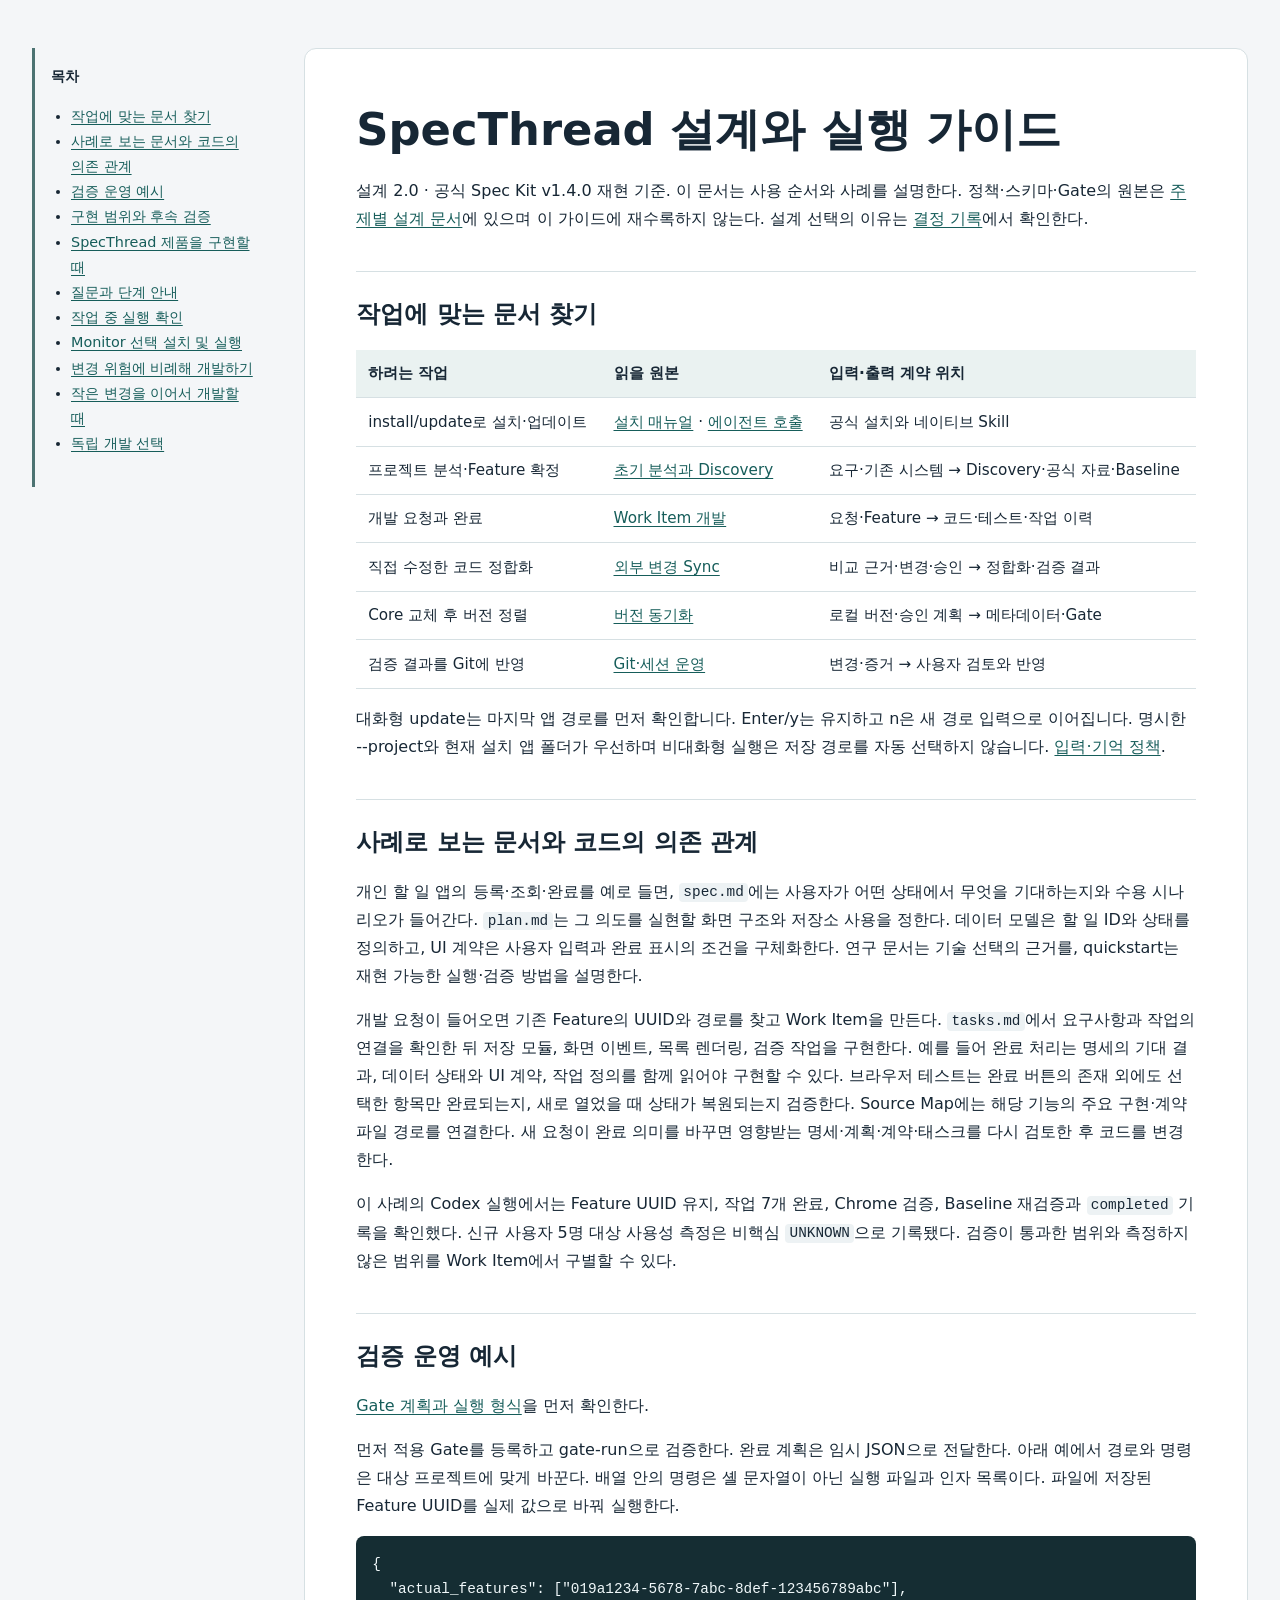
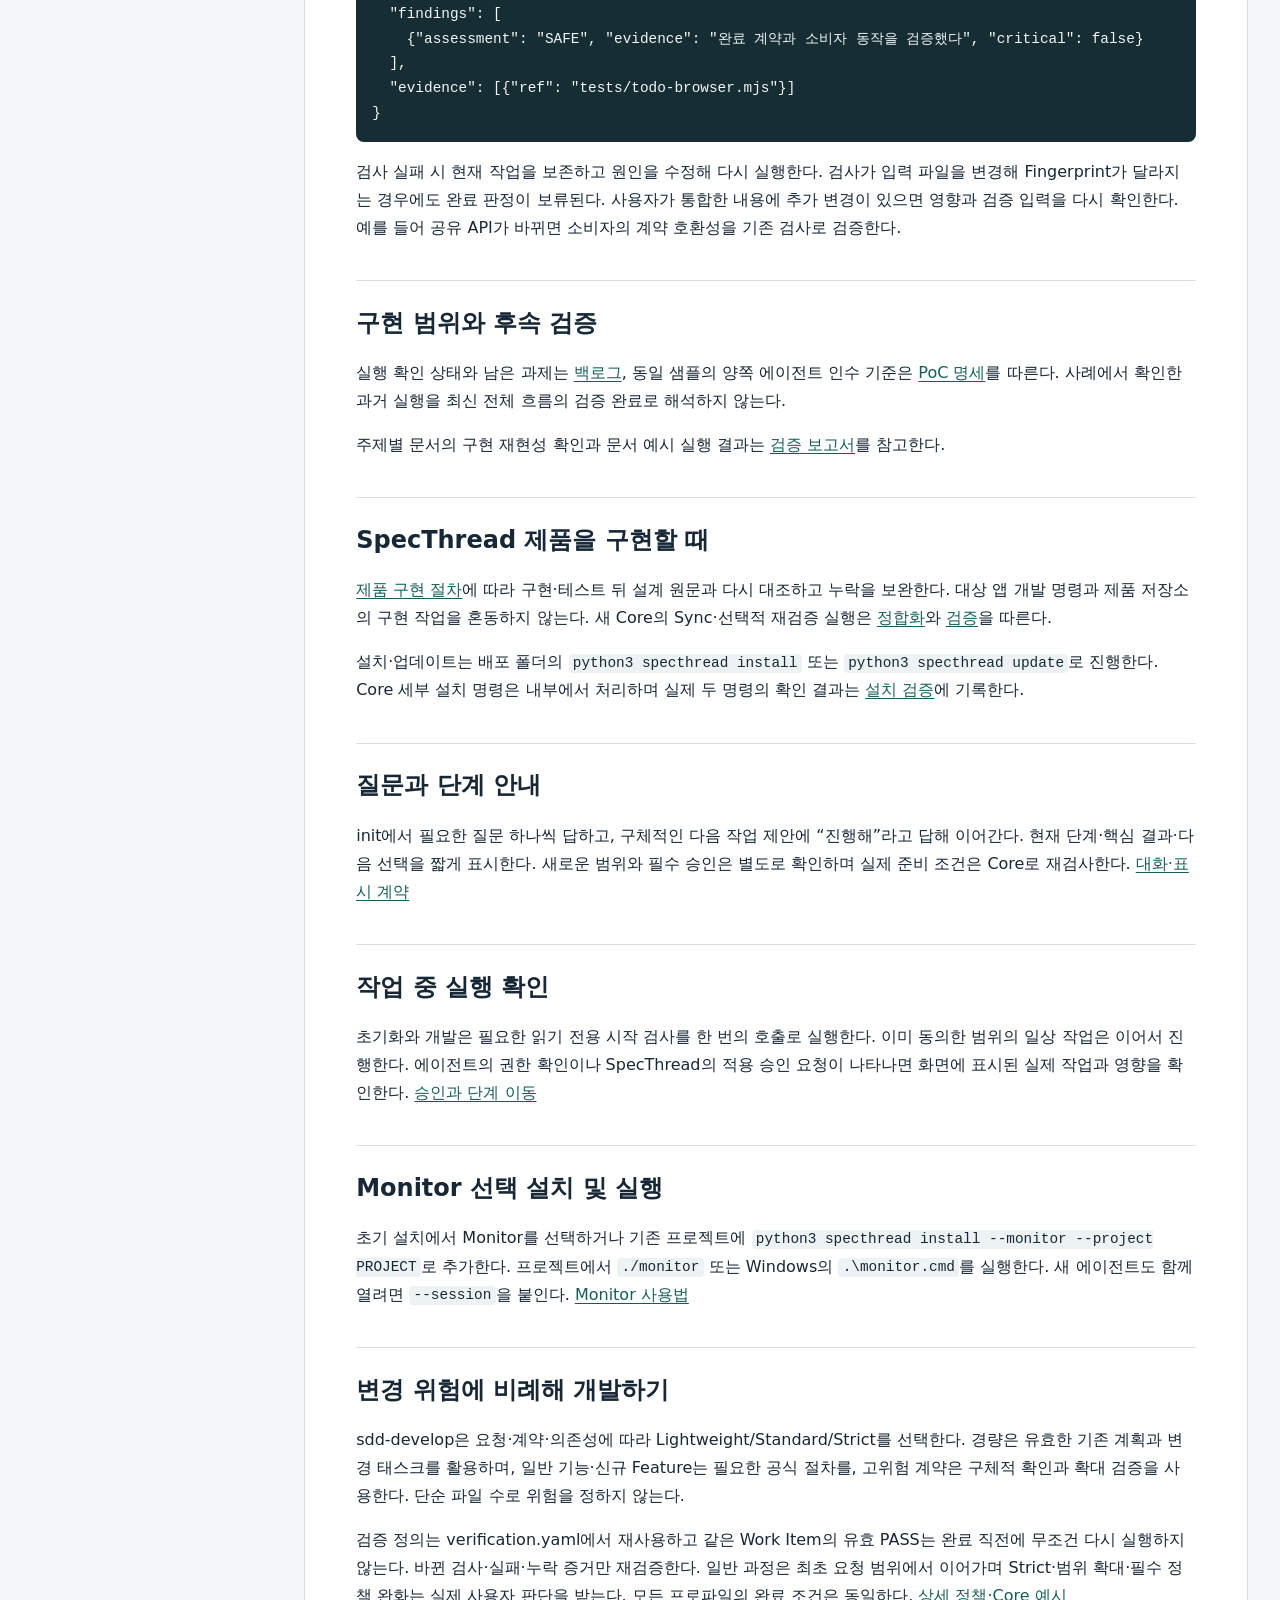
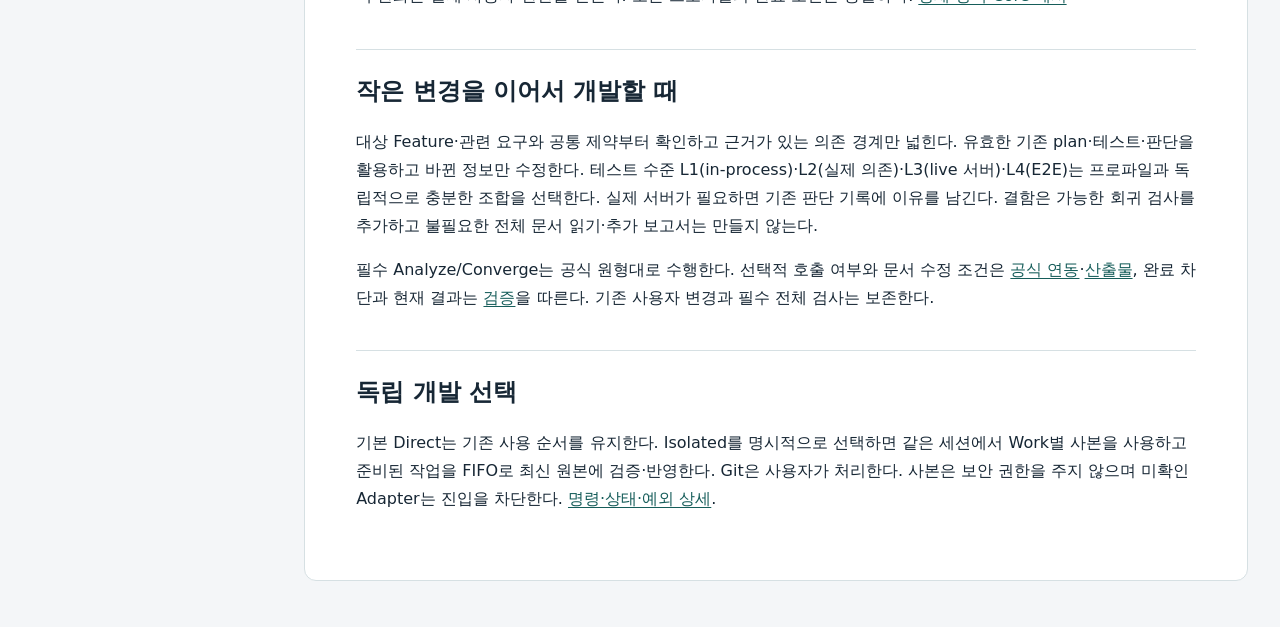
<file: docs/design/SpecThread-설계와-실행-가이드.html>
<!doctype html>
<!-- Generated from the Markdown guide. Regenerate with scripts/render-design-guide.mjs. -->
<html lang="ko">
<head>
<meta charset="utf-8">
<meta name="viewport" content="width=device-width,initial-scale=1">
<title>SpecThread 설계와 실행 가이드</title>
<style>
* { box-sizing: border-box; }
body { margin: 0; background: #f4f6f8; color: #172735; font: 16px/1.75 system-ui, sans-serif; }
.layout { max-width: 1320px; margin: auto; padding: 3rem 2rem; display: grid; grid-template-columns: 240px minmax(0, 1fr); gap: 2rem; align-items: start; }
nav { position: sticky; top: 1rem; max-height: calc(100vh - 2rem); overflow: auto; padding: 1rem; border-left: 3px solid #4c7372; font-size: .9rem; }
nav ul { padding-left: 1.25rem; }
main { background: white; padding: clamp(1rem, 4vw, 3.5rem); border: 1px solid #d6e0e3; border-radius: 12px; min-width: 0; }
h1, h2, h3 { line-height: 1.35; word-break: keep-all; }
h1 { font-size: clamp(1.8rem, 4vw, 2.8rem); margin: 0 0 .4rem; }
h2 { border-top: 1px solid #d6e0e3; margin-top: 2.4rem; padding-top: 1.6rem; }
a { color: #165d5a; text-underline-offset: .2em; }
a:focus-visible { outline: 2px solid #257c76; outline-offset: 3px; }
table { border-collapse: collapse; width: 100%; margin: 1rem 0; font-size: .95rem; }
th, td { padding: .65rem .75rem; border-bottom: 1px solid #d6e0e3; text-align: left; vertical-align: top; overflow-wrap: anywhere; }
th { background: #eaf2f1; }
pre { background: #152d33; color: #f0f8fa; padding: 1rem; border-radius: 8px; overflow: auto; line-height: 1.55; }
code { font-family: ui-monospace, monospace; font-size: .9em; }
:not(pre) > code { padding: .1em .3em; background: #edf2f4; border-radius: 4px; overflow-wrap: anywhere; }
.diagram { margin: 1.25rem 0; padding: 1rem; border: 1px solid #cadbd9; border-radius: 12px; background: #f2f8f7; overflow-x: auto; }
.diagram svg { display: block; width: 100%; min-width: 44rem; height: auto; }
@media(max-width: 840px) { .layout { display: block; padding: 1rem; } nav { position: static; max-height: none; margin-bottom: 1rem; } th, td { padding: .45rem; } }
@media print { nav { display: none; } .layout { display: block; padding: 0; } main { padding: 0; border: 0; } pre { background: white; color: black; white-space: pre-wrap; } tr, .diagram { break-inside: avoid; } .diagram svg { min-width: 0; } }
</style>
</head>
<body><div class="layout"><nav aria-label="목차"><strong>목차</strong><ul><li><a href="#section-1">작업에 맞는 문서 찾기</a></li><li><a href="#section-2">사례로 보는 문서와 코드의 의존 관계</a></li><li><a href="#section-3">검증 운영 예시</a></li><li><a href="#section-4">구현 범위와 후속 검증</a></li><li><a href="#section-5">SpecThread 제품을 구현할 때</a></li><li><a href="#section-6">질문과 단계 안내</a></li><li><a href="#section-7">작업 중 실행 확인</a></li><li><a href="#section-8">Monitor 선택 설치 및 실행</a></li><li><a href="#section-9">변경 위험에 비례해 개발하기</a></li><li><a href="#section-10">작은 변경을 이어서 개발할 때</a></li><li><a href="#section-11">독립 개발 선택</a></li></ul></nav><main>
<h1>SpecThread 설계와 실행 가이드</h1>
<p>설계 2.0 · 공식 Spec Kit v1.4.0 재현 기준. 이 문서는 사용 순서와 사례를 설명한다. 정책·스키마·Gate의 원본은 <a href="README.md">주제별 설계 문서</a>에 있으며 이 가이드에 재수록하지 않는다. 설계 선택의 이유는 <a href="DECISIONS.md">결정 기록</a>에서 확인한다.</p>
<h2 id="section-1">작업에 맞는 문서 찾기</h2>
<table>
<thead>
<tr>
<th>하려는 작업</th>
<th>읽을 원본</th>
<th>입력·출력 계약 위치</th>
</tr>
</thead>
<tbody><tr>
<td>install/update로 설치·업데이트</td>
<td><a href="../SpecThread-%EC%84%A4%EC%B9%98-%EB%A7%A4%EB%89%B4%EC%96%BC.md">설치 매뉴얼</a> · <a href="07-agent-runtime.md">에이전트 호출</a></td>
<td>공식 설치와 네이티브 Skill</td>
</tr>
<tr>
<td>프로젝트 분석·Feature 확정</td>
<td><a href="03-analysis-standard.md">초기 분석과 Discovery</a></td>
<td>요구·기존 시스템 → Discovery·공식 자료·Baseline</td>
</tr>
<tr>
<td>개발 요청과 완료</td>
<td><a href="04-artifact-lifecycle.md">Work Item 개발</a></td>
<td>요청·Feature → 코드·테스트·작업 이력</td>
</tr>
<tr>
<td>직접 수정한 코드 정합화</td>
<td><a href="reconciliation.md">외부 변경 Sync</a></td>
<td>비교 근거·변경·승인 → 정합화·검증 결과</td>
</tr>
<tr>
<td>Core 교체 후 버전 정렬</td>
<td><a href="version-sync.md">버전 동기화</a></td>
<td>로컬 버전·승인 계획 → 메타데이터·Gate</td>
</tr>
<tr>
<td>검증 결과를 Git에 반영</td>
<td><a href="08-git-integration.md">Git·세션 운영</a></td>
<td>변경·증거 → 사용자 검토와 반영</td>
</tr>
</tbody></table>
<p>대화형 update는 마지막 앱 경로를 먼저 확인합니다. Enter/y는 유지하고 n은 새 경로 입력으로 이어집니다. 명시한 --project와 현재 설치 앱 폴더가 우선하며 비대화형 실행은 저장 경로를 자동 선택하지 않습니다. <a href="installation.md">입력·기억 정책</a>.</p>
<h2 id="section-2">사례로 보는 문서와 코드의 의존 관계</h2>
<p>개인 할 일 앱의 등록·조회·완료를 예로 들면, <code>spec.md</code>에는 사용자가 어떤 상태에서 무엇을 기대하는지와 수용 시나리오가 들어간다. <code>plan.md</code>는 그 의도를 실현할 화면 구조와 저장소 사용을 정한다. 데이터 모델은 할 일 ID와 상태를 정의하고, UI 계약은 사용자 입력과 완료 표시의 조건을 구체화한다. 연구 문서는 기술 선택의 근거를, quickstart는 재현 가능한 실행·검증 방법을 설명한다.</p>
<p>개발 요청이 들어오면 기존 Feature의 UUID와 경로를 찾고 Work Item을 만든다. <code>tasks.md</code>에서 요구사항과 작업의 연결을 확인한 뒤 저장 모듈, 화면 이벤트, 목록 렌더링, 검증 작업을 구현한다. 예를 들어 완료 처리는 명세의 기대 결과, 데이터 상태와 UI 계약, 작업 정의를 함께 읽어야 구현할 수 있다. 브라우저 테스트는 완료 버튼의 존재 외에도 선택한 항목만 완료되는지, 새로 열었을 때 상태가 복원되는지 검증한다. Source Map에는 해당 기능의 주요 구현·계약 파일 경로를 연결한다. 새 요청이 완료 의미를 바꾸면 영향받는 명세·계획·계약·태스크를 다시 검토한 후 코드를 변경한다.</p>
<p>이 사례의 Codex 실행에서는 Feature UUID 유지, 작업 7개 완료, Chrome 검증, Baseline 재검증과 <code>completed</code> 기록을 확인했다. 신규 사용자 5명 대상 사용성 측정은 비핵심 <code>UNKNOWN</code>으로 기록됐다. 검증이 통과한 범위와 측정하지 않은 범위를 Work Item에서 구별할 수 있다.</p>
<h2 id="section-3">검증 운영 예시</h2>
<p><a href="06-verification.md">Gate 계획과 실행 형식</a>을 먼저 확인한다.</p>
<p>먼저 적용 Gate를 등록하고 gate-run으로 검증한다. 완료 계획은 임시 JSON으로 전달한다. 아래 예에서 경로와 명령은 대상 프로젝트에 맞게 바꾼다. 배열 안의 명령은 셸 문자열이 아닌 실행 파일과 인자 목록이다. 파일에 저장된 Feature UUID를 실제 값으로 바꿔 실행한다.</p>
<pre><code class="language-json">{
  &quot;actual_features&quot;: [&quot;019a1234-5678-7abc-8def-123456789abc&quot;],
  &quot;findings&quot;: [
    {&quot;assessment&quot;: &quot;SAFE&quot;, &quot;evidence&quot;: &quot;완료 계약과 소비자 동작을 검증했다&quot;, &quot;critical&quot;: false}
  ],
  &quot;evidence&quot;: [{&quot;ref&quot;: &quot;tests/todo-browser.mjs&quot;}]
}
</code></pre>
<p>검사 실패 시 현재 작업을 보존하고 원인을 수정해 다시 실행한다. 검사가 입력 파일을 변경해 Fingerprint가 달라지는 경우에도 완료 판정이 보류된다. 사용자가 통합한 내용에 추가 변경이 있으면 영향과 검증 입력을 다시 확인한다. 예를 들어 공유 API가 바뀌면 소비자의 계약 호환성을 기존 검사로 검증한다.</p>
<h2 id="section-4">구현 범위와 후속 검증</h2>
<p>실행 확인 상태와 남은 과제는 <a href="OPEN-ISSUES.md">백로그</a>, 동일 샘플의 양쪽 에이전트 인수 기준은 <a href="acceptance.md">PoC 명세</a>를 따른다. 사례에서 확인한 과거 실행을 최신 전체 흐름의 검증 완료로 해석하지 않는다.</p>
<p>주제별 문서의 구현 재현성 확인과 문서 예시 실행 결과는 <a href="../validation/design-1.0-implementation-review.md">검증 보고서</a>를 참고한다.</p>
<h2 id="section-5">SpecThread 제품을 구현할 때</h2>
<p><a href="implementation-standard.md">제품 구현 절차</a>에 따라 구현·테스트 뒤 설계 원문과 다시 대조하고 누락을 보완한다. 대상 앱 개발 명령과 제품 저장소의 구현 작업을 혼동하지 않는다. 새 Core의 Sync·선택적 재검증 실행은 <a href="reconciliation.md">정합화</a>와 <a href="06-verification.md">검증</a>을 따른다.</p>
<p>설치·업데이트는 배포 폴더의 <code>python3 specthread install</code> 또는 <code>python3 specthread update</code>로 진행한다. Core 세부 설치 명령은 내부에서 처리하며 실제 두 명령의 확인 결과는 <a href="../validation/installation-two-command-review.md">설치 검증</a>에 기록한다.</p>
<h2 id="section-6">질문과 단계 안내</h2>
<p>init에서 필요한 질문 하나씩 답하고, 구체적인 다음 작업 제안에 “진행해”라고 답해 이어간다. 현재 단계·핵심 결과·다음 선택을 짧게 표시한다. 새로운 범위와 필수 승인은 별도로 확인하며 실제 준비 조건은 Core로 재검사한다. <a href="conversation-flow.md">대화·표시 계약</a></p>
<h2 id="section-7">작업 중 실행 확인</h2>
<p>초기화와 개발은 필요한 읽기 전용 시작 검사를 한 번의 호출로 실행한다. 이미 동의한 범위의 일상 작업은 이어서 진행한다. 에이전트의 권한 확인이나 SpecThread의 적용 승인 요청이 나타나면 화면에 표시된 실제 작업과 영향을 확인한다. <a href="conversation-flow.md">승인과 단계 이동</a></p>
<h2 id="section-8">Monitor 선택 설치 및 실행</h2>
<p>초기 설치에서 Monitor를 선택하거나 기존 프로젝트에 <code>python3 specthread install --monitor --project PROJECT</code>로 추가한다. 프로젝트에서 <code>./monitor</code> 또는 Windows의 <code>.\monitor.cmd</code>를 실행한다. 새 에이전트도 함께 열려면 <code>--session</code>을 붙인다. <a href="../../monitor/README.md">Monitor 사용법</a></p>
<h2 id="section-9">변경 위험에 비례해 개발하기</h2>
<p>sdd-develop은 요청·계약·의존성에 따라 Lightweight/Standard/Strict를 선택한다. 경량은 유효한 기존 계획과 변경 태스크를 활용하며, 일반 기능·신규 Feature는 필요한 공식 절차를, 고위험 계약은 구체적 확인과 확대 검증을 사용한다. 단순 파일 수로 위험을 정하지 않는다.</p>
<p>검증 정의는 verification.yaml에서 재사용하고 같은 Work Item의 유효 PASS는 완료 직전에 무조건 다시 실행하지 않는다. 바뀐 검사·실패·누락 증거만 재검증한다. 일반 과정은 최초 요청 범위에서 이어가며 Strict·범위 확대·필수 정책 완화는 실제 사용자 판단을 받는다. 모든 프로파일의 완료 조건은 동일하다. <a href="verification-profiles.md">상세 정책·Core 예시</a></p>
<h2 id="section-10">작은 변경을 이어서 개발할 때</h2>
<p>대상 Feature·관련 요구와 공통 제약부터 확인하고 근거가 있는 의존 경계만 넓힌다. 유효한 기존 plan·테스트·판단을 활용하고 바뀐 정보만 수정한다. 테스트 수준 L1(in-process)·L2(실제 의존)·L3(live 서버)·L4(E2E)는 프로파일과 독립적으로 충분한 조합을 선택한다. 실제 서버가 필요하면 기존 판단 기록에 이유를 남긴다. 결함은 가능한 회귀 검사를 추가하고 불필요한 전체 문서 읽기·추가 보고서는 만들지 않는다.</p>
<p>필수 Analyze/Converge는 공식 원형대로 수행한다. 선택적 호출 여부와 문서 수정 조건은 <a href="spec-kit-integration.md">공식 연동</a>·<a href="01-artifact-model.md">산출물</a>, 완료 차단과 현재 결과는 <a href="06-verification.md">검증</a>을 따른다. 기존 사용자 변경과 필수 전체 검사는 보존한다.</p>
<h2 id="section-11">독립 개발 선택</h2>
<p>기본 Direct는 기존 사용 순서를 유지한다. Isolated를 명시적으로 선택하면 같은 세션에서 Work별 사본을 사용하고 준비된 작업을 FIFO로 최신 원본에 검증·반영한다. Git은 사용자가 처리한다. 사본은 보안 권한을 주지 않으며 미확인 Adapter는 진입을 차단한다. <a href="parallel-development.md">명령·상태·예외 상세</a>.</p>
</main></div></body>
</html>
</file>
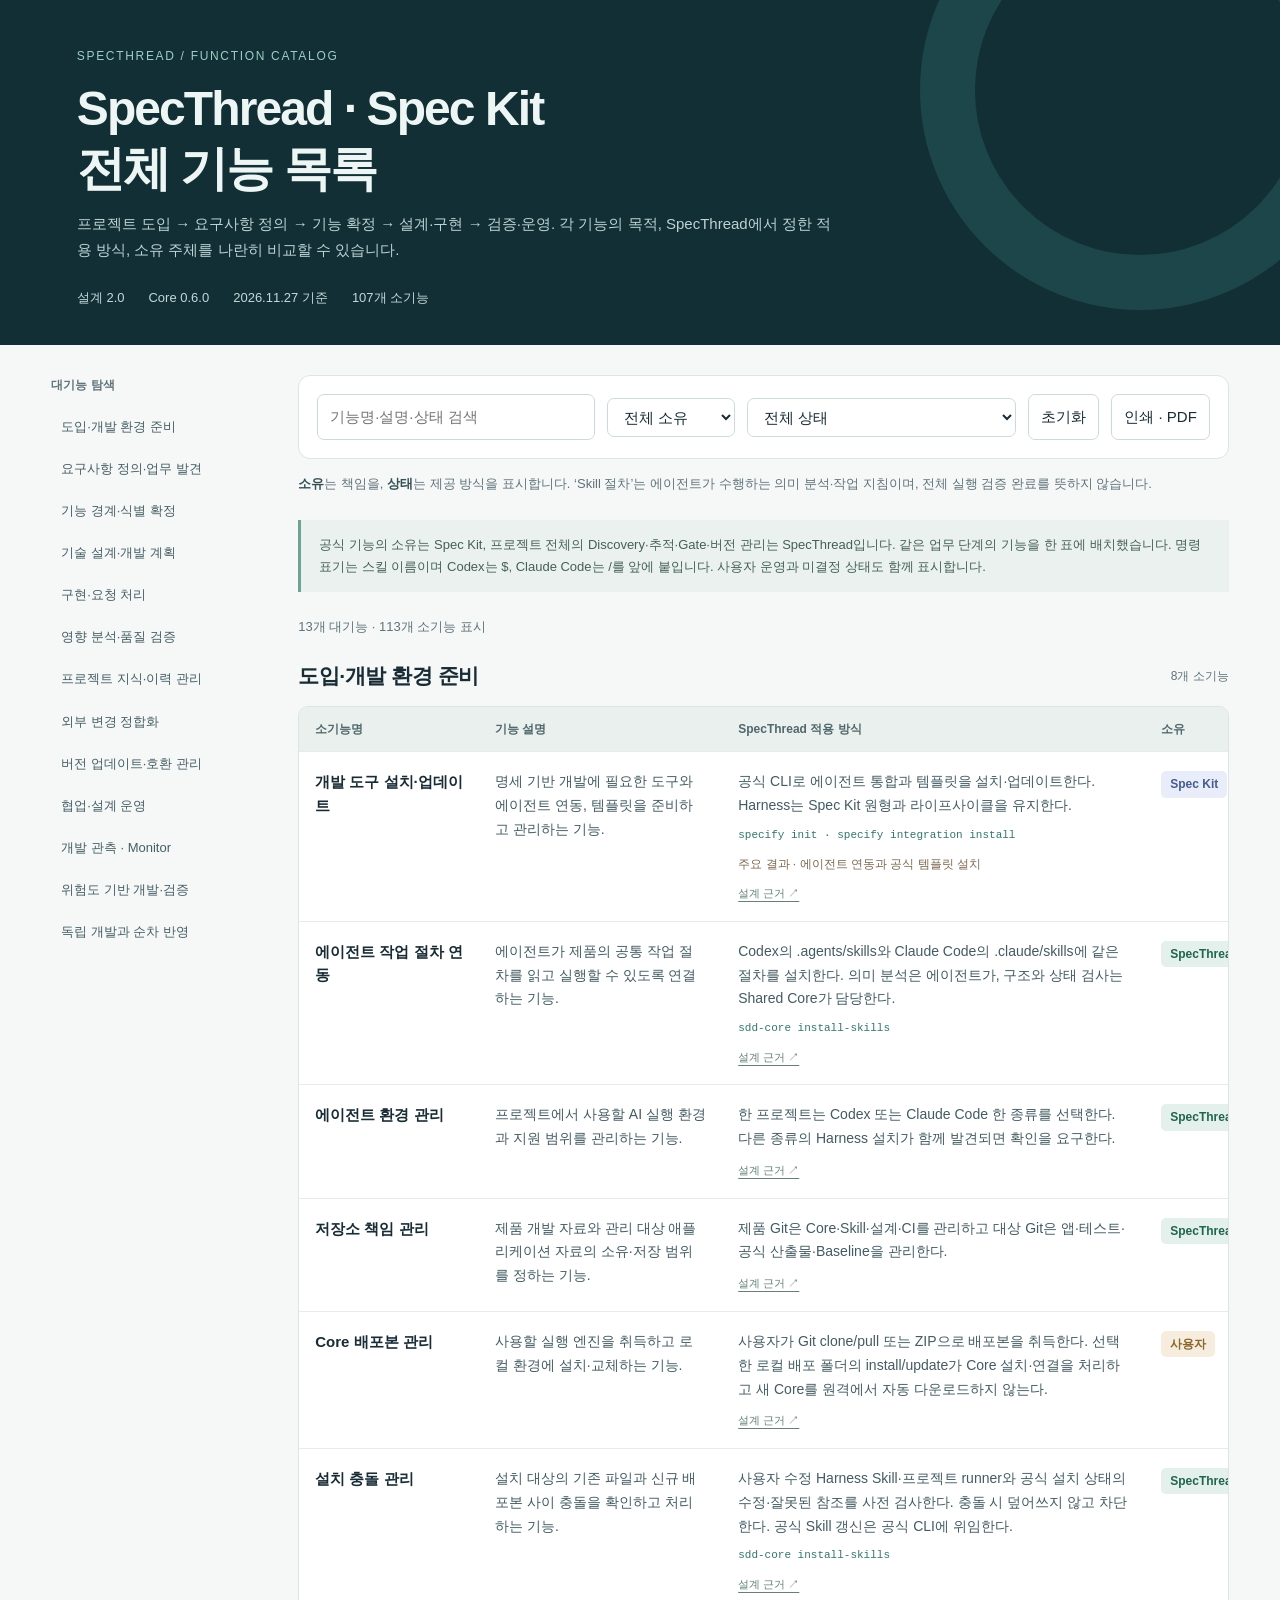
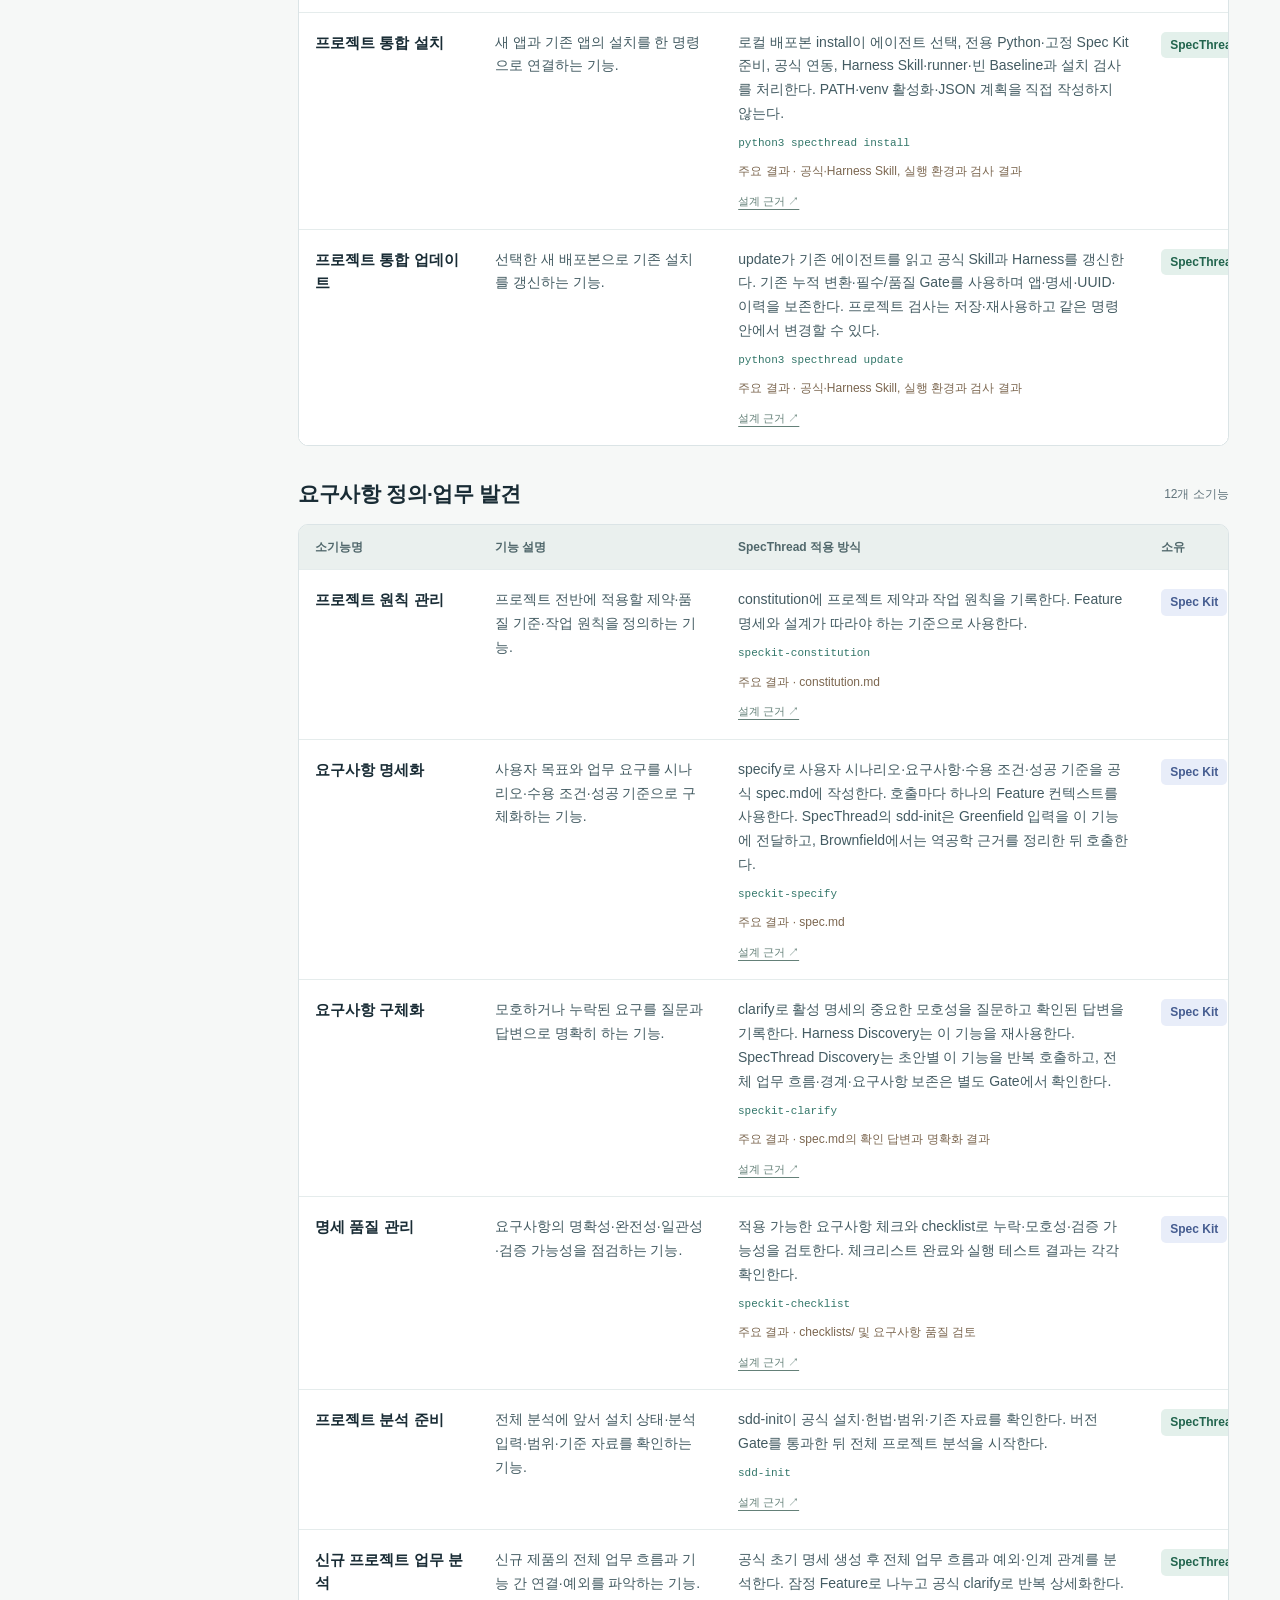
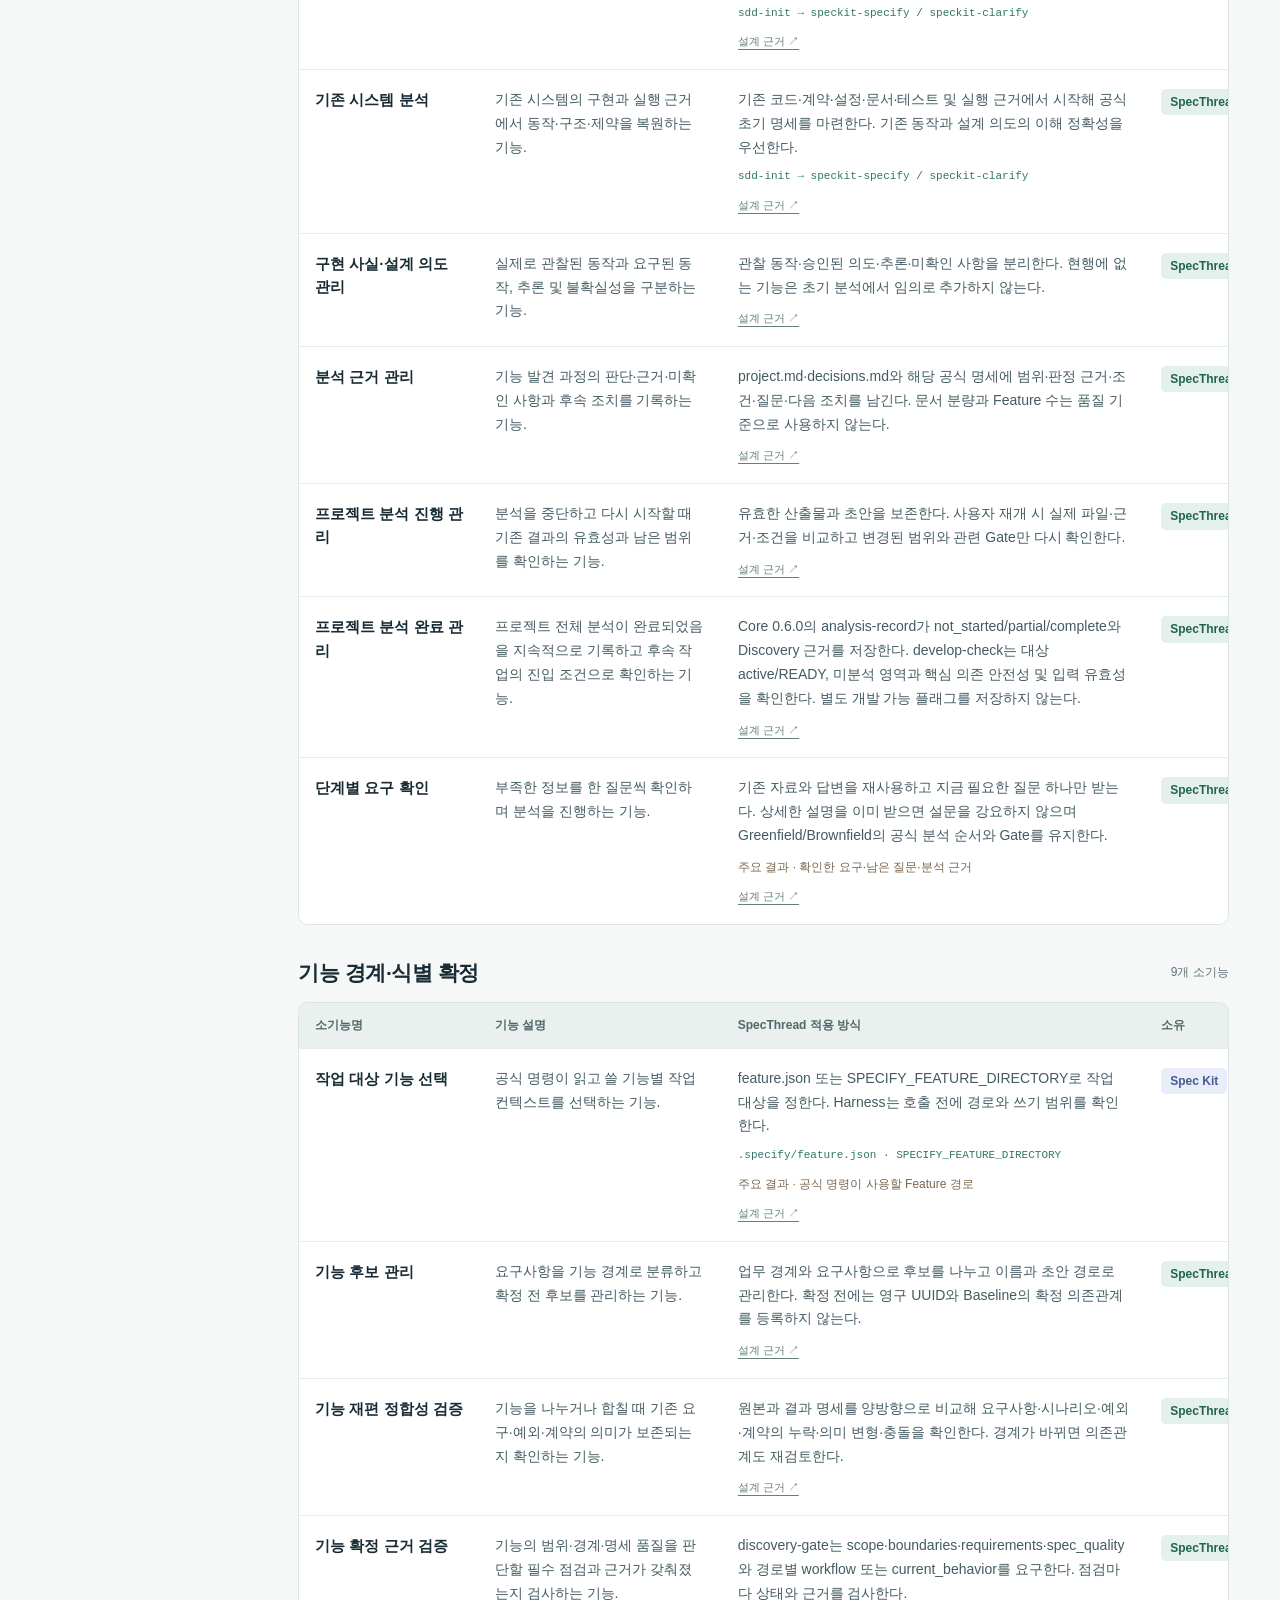
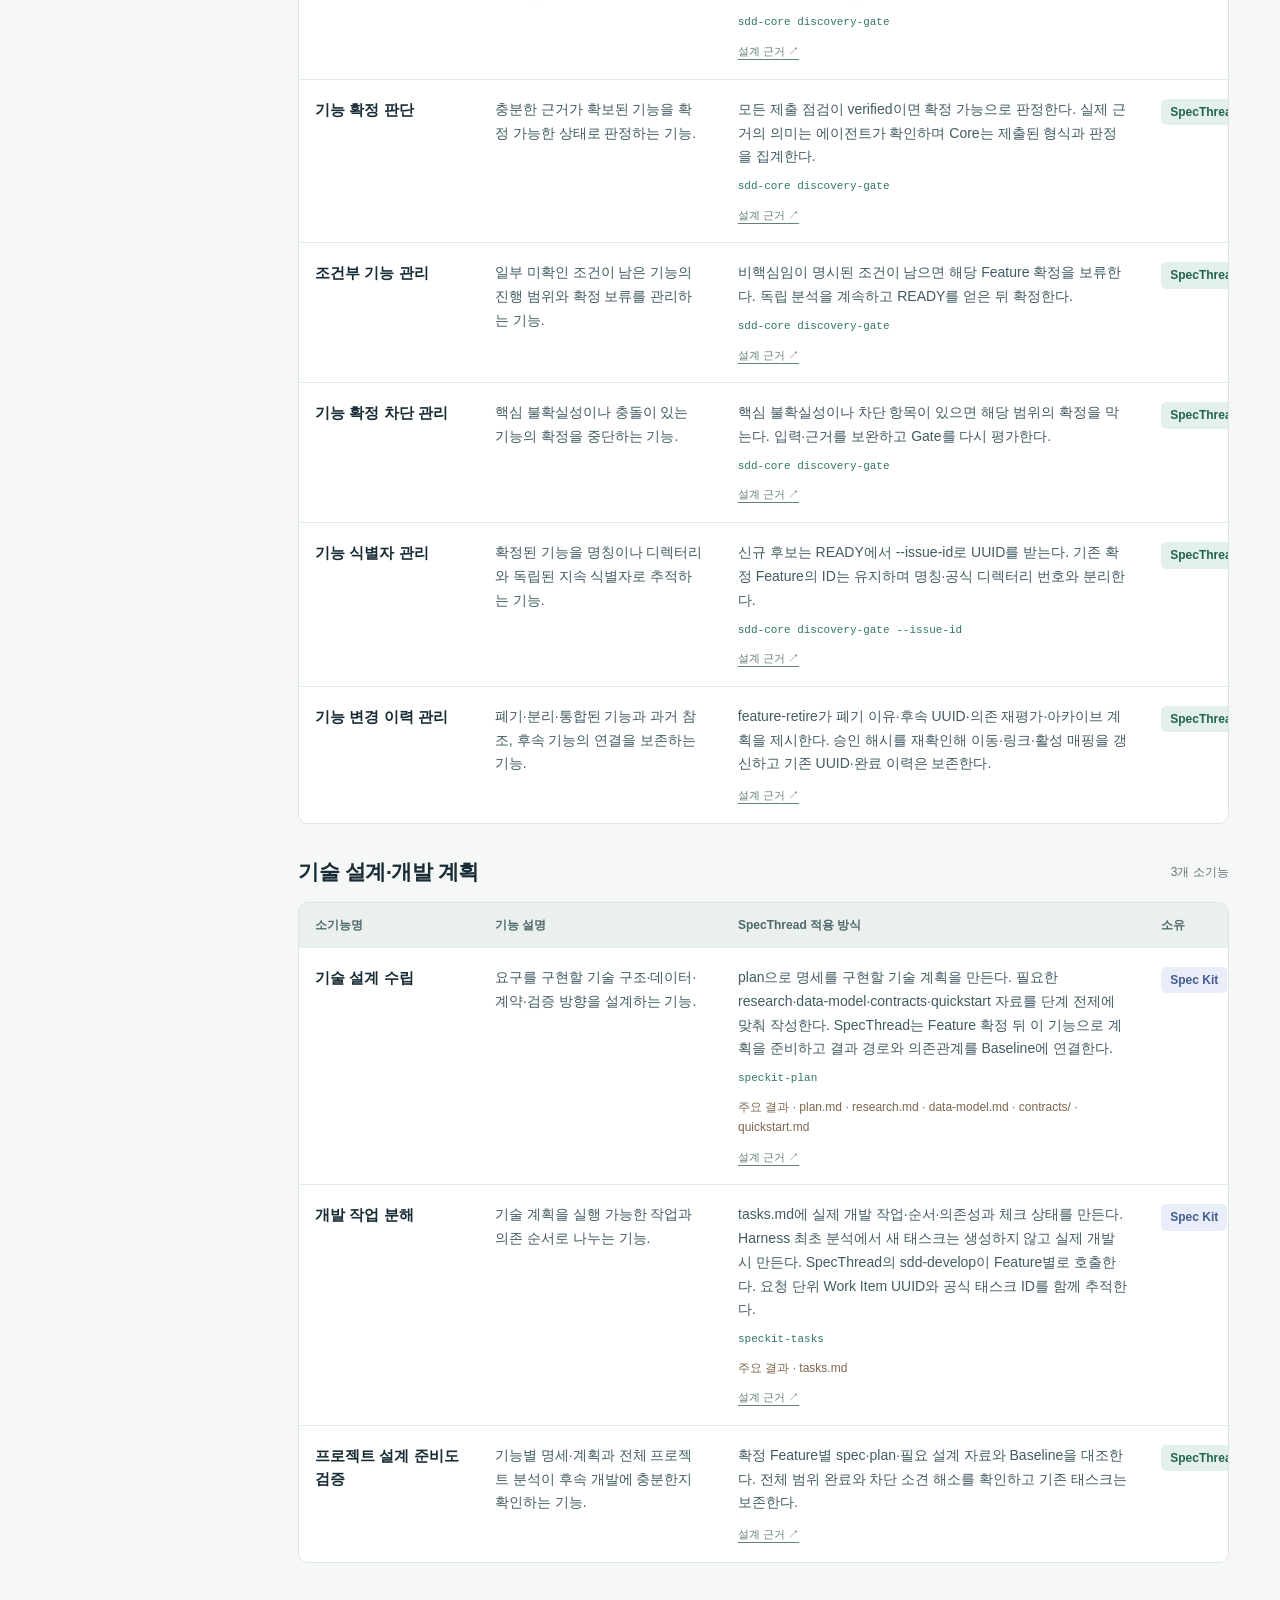
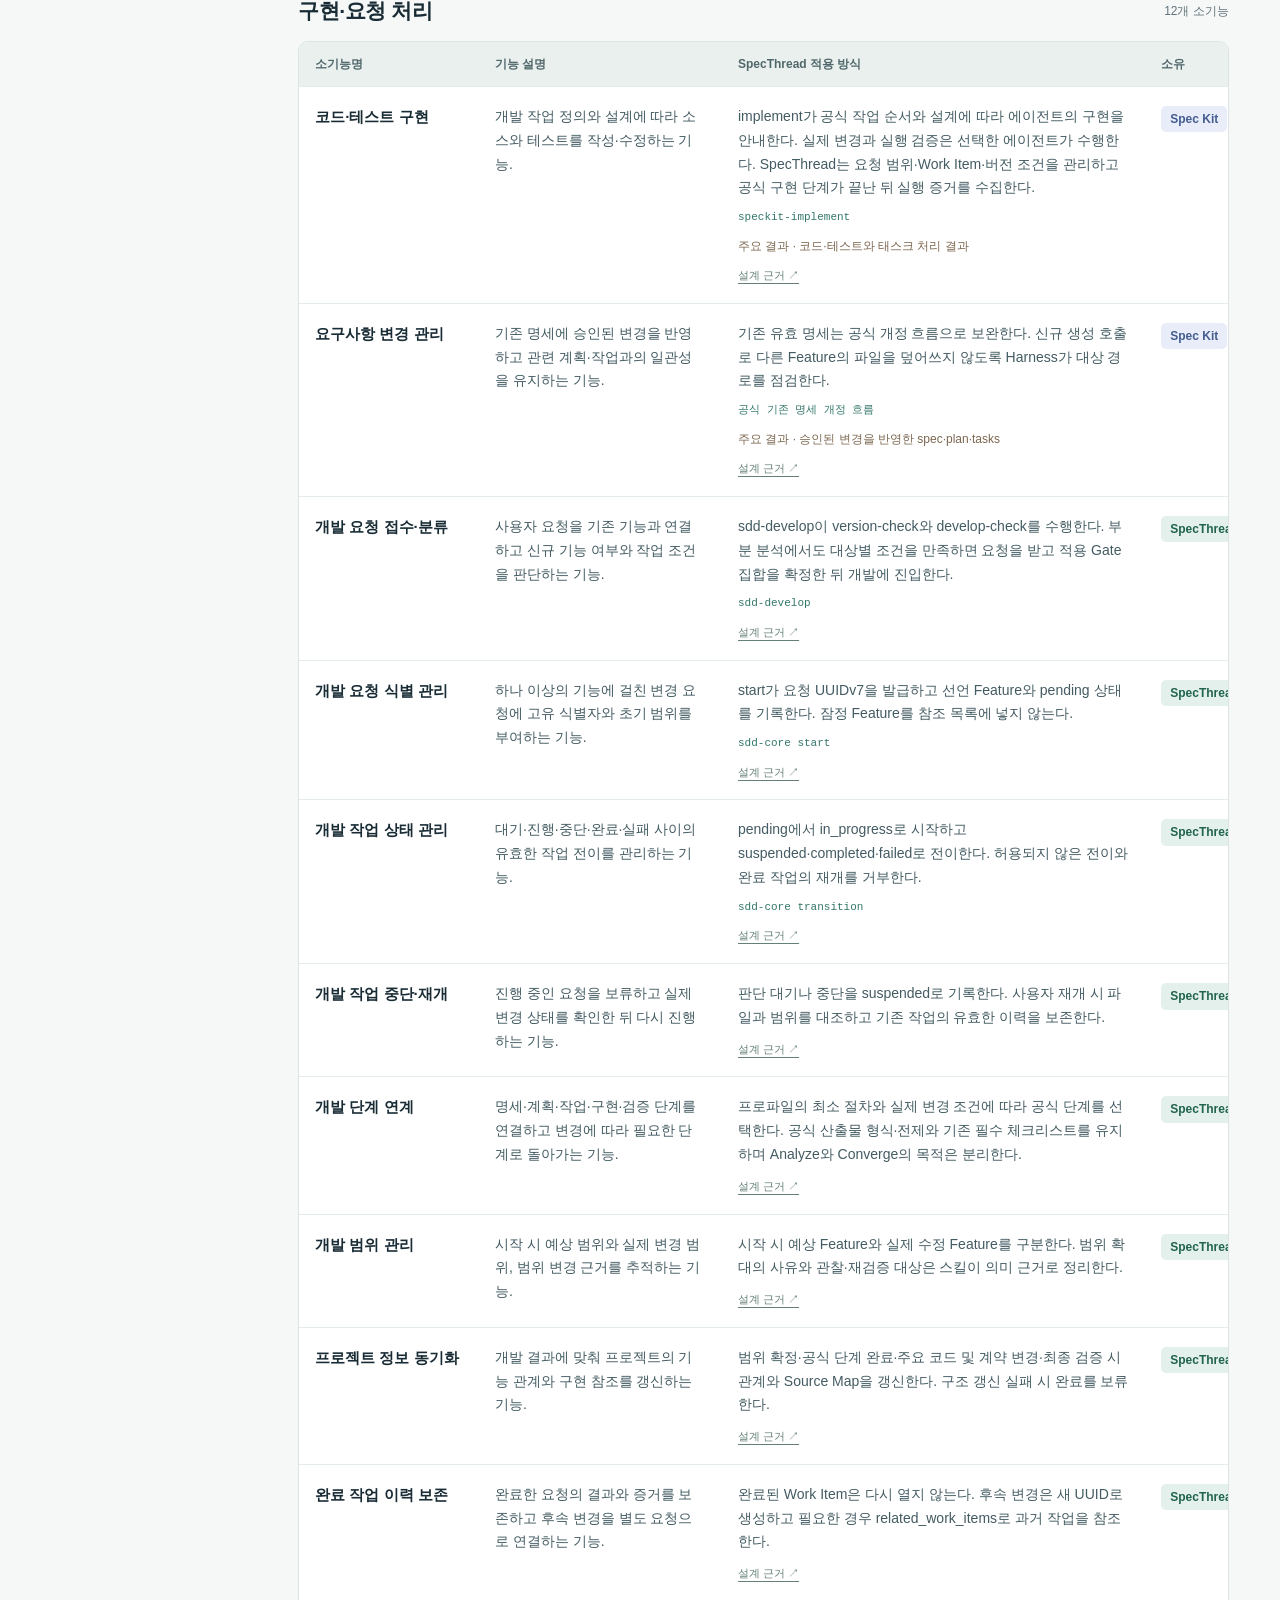
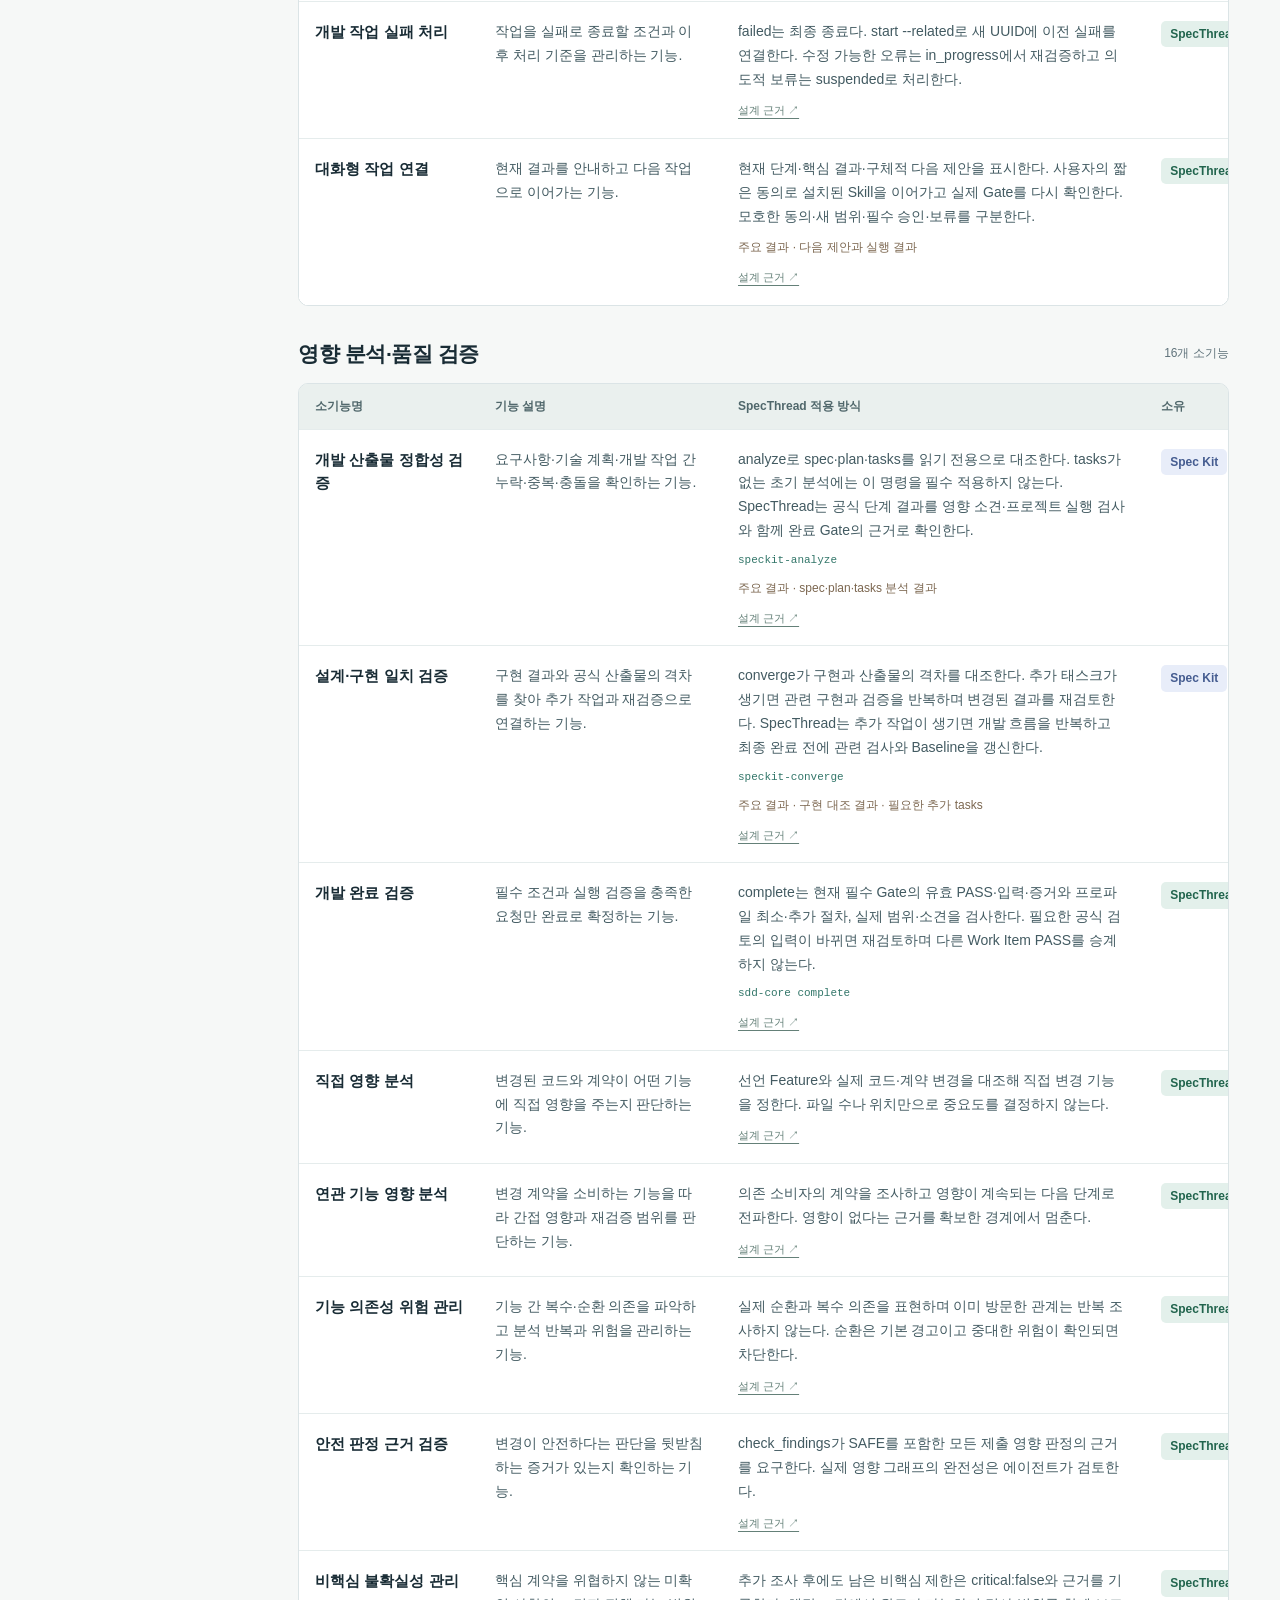
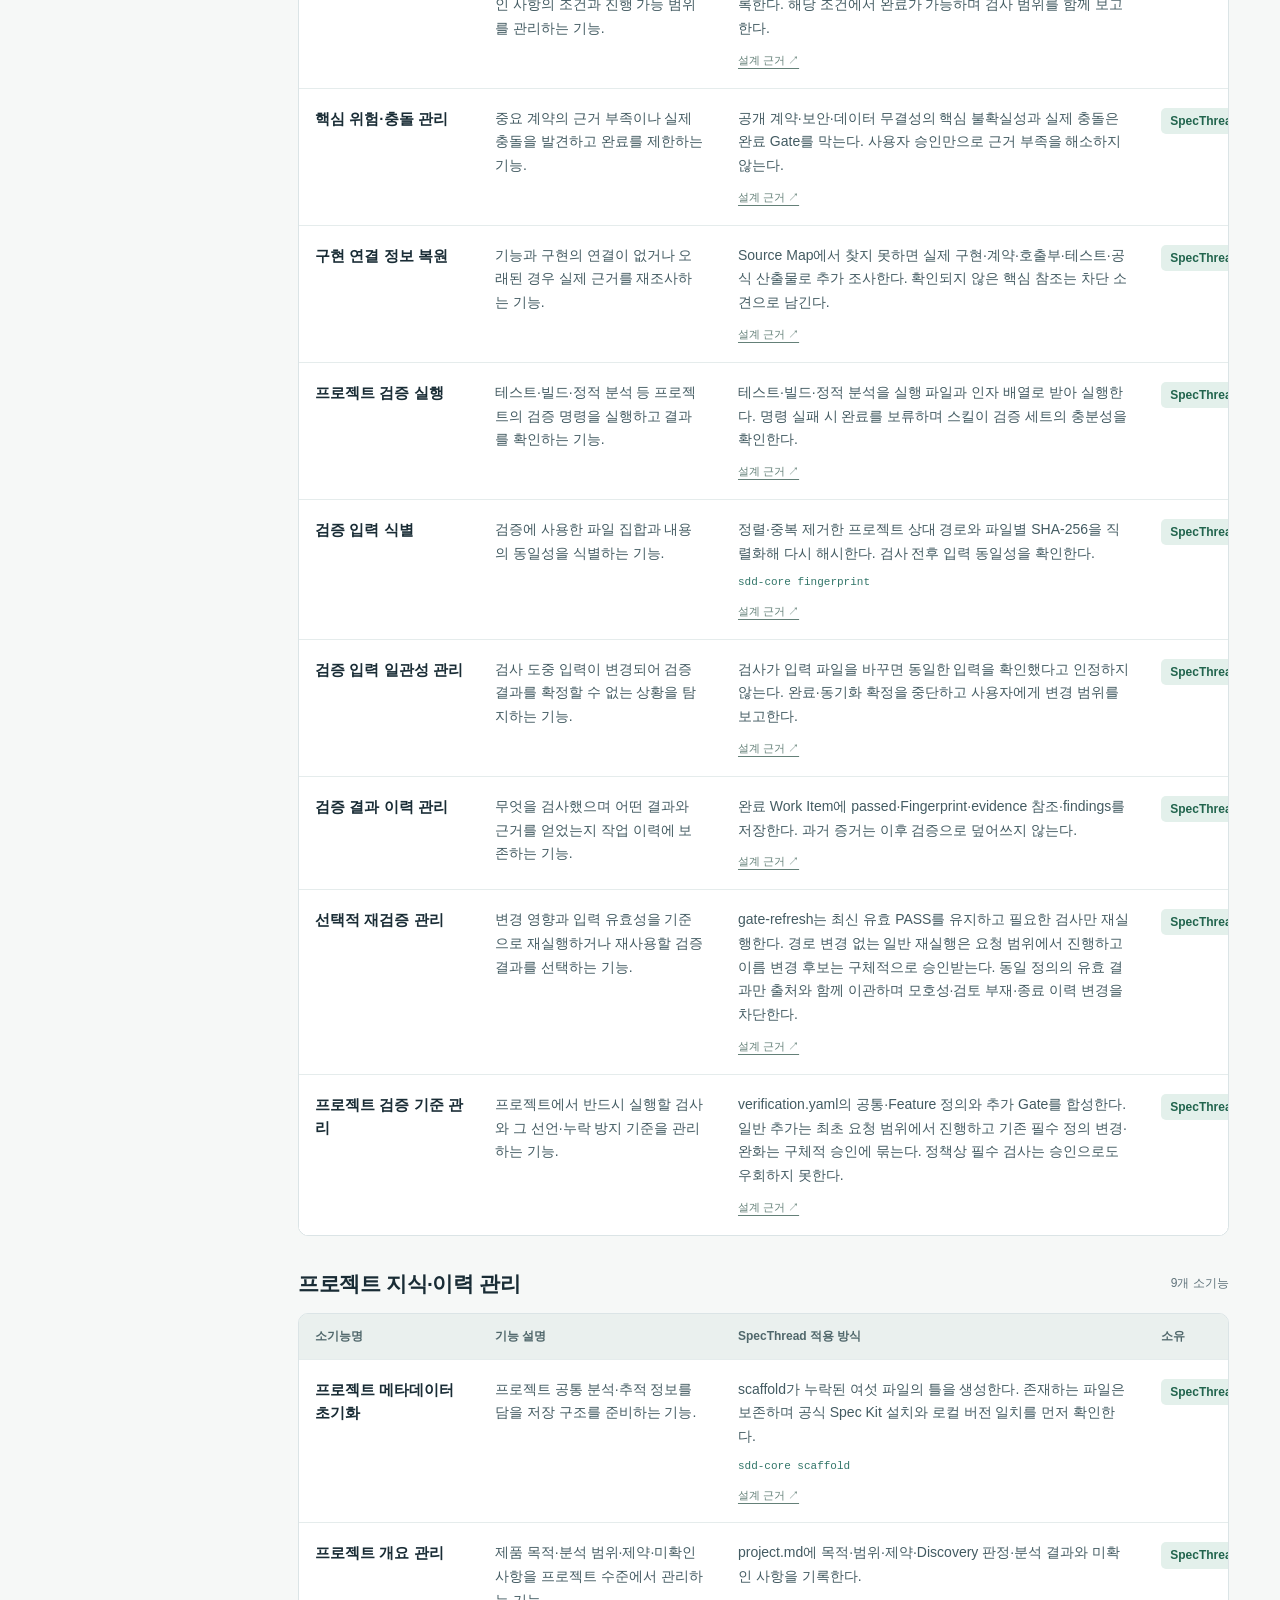
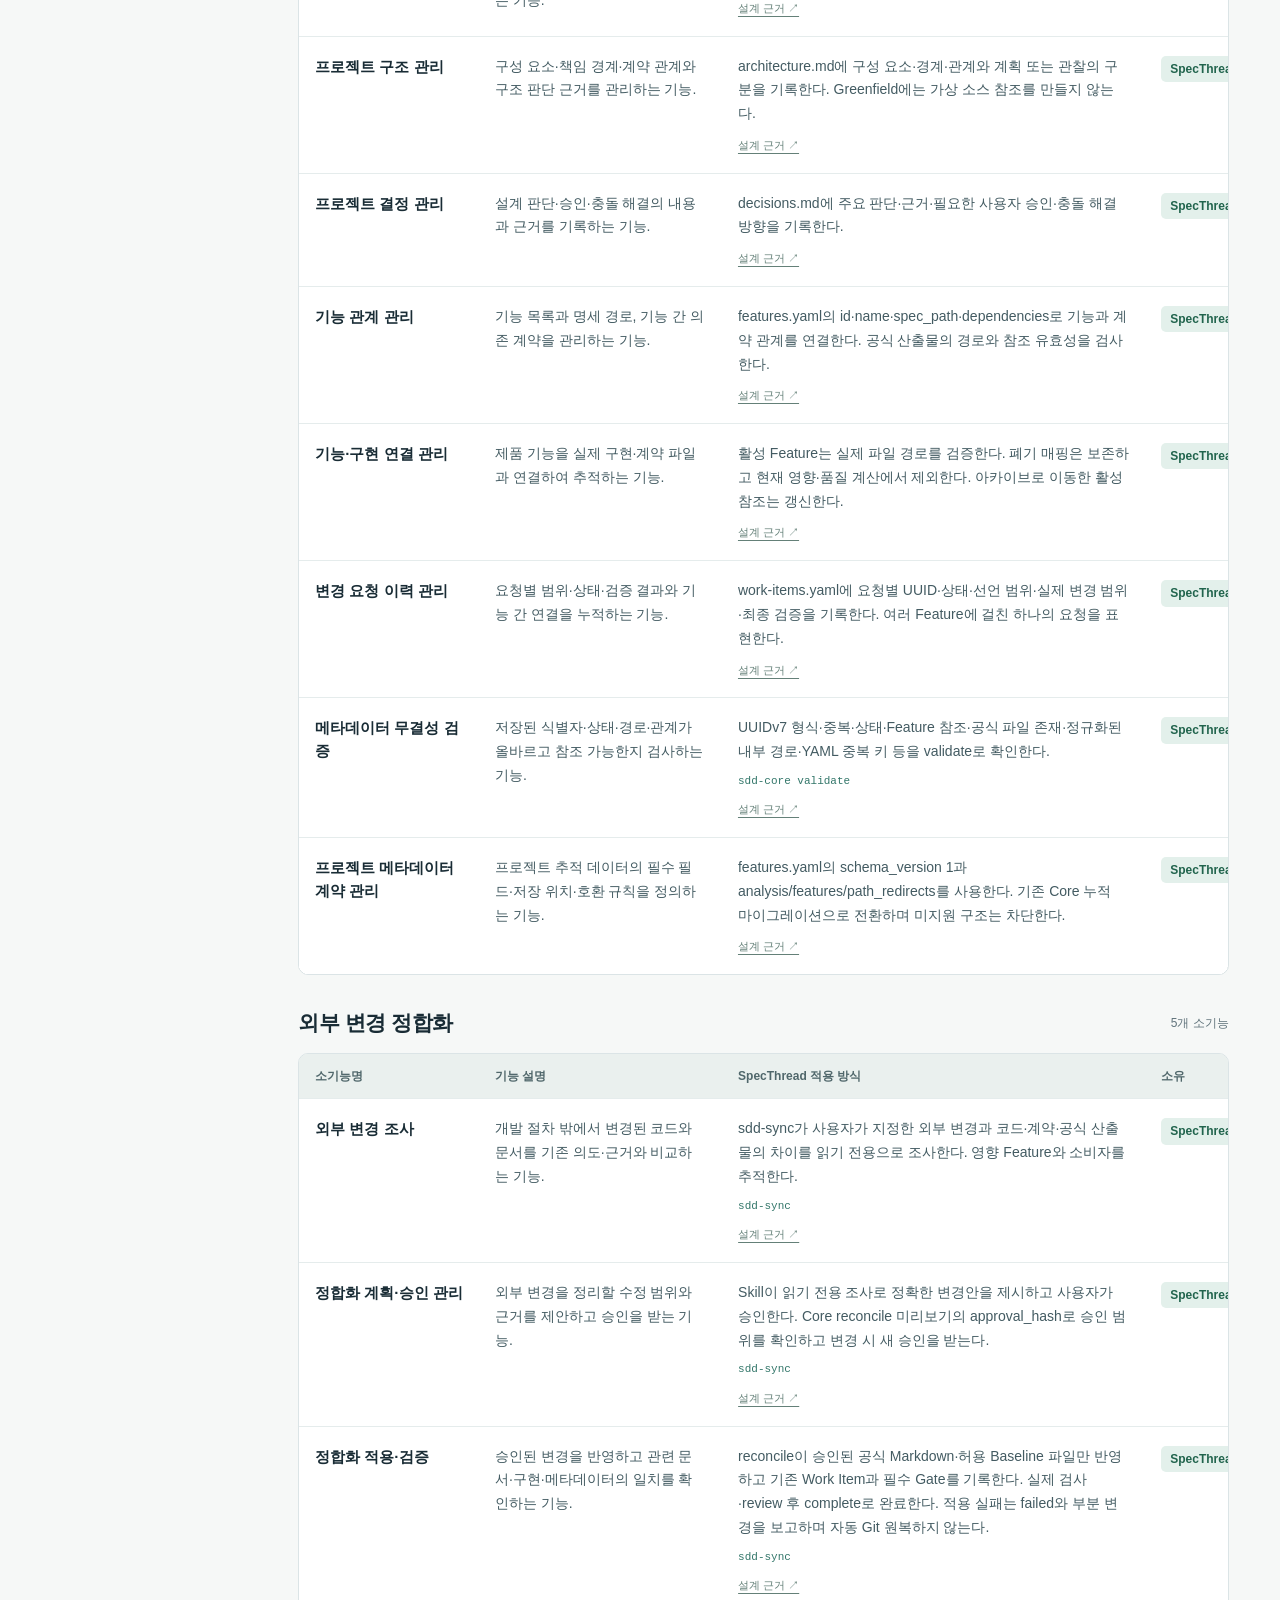
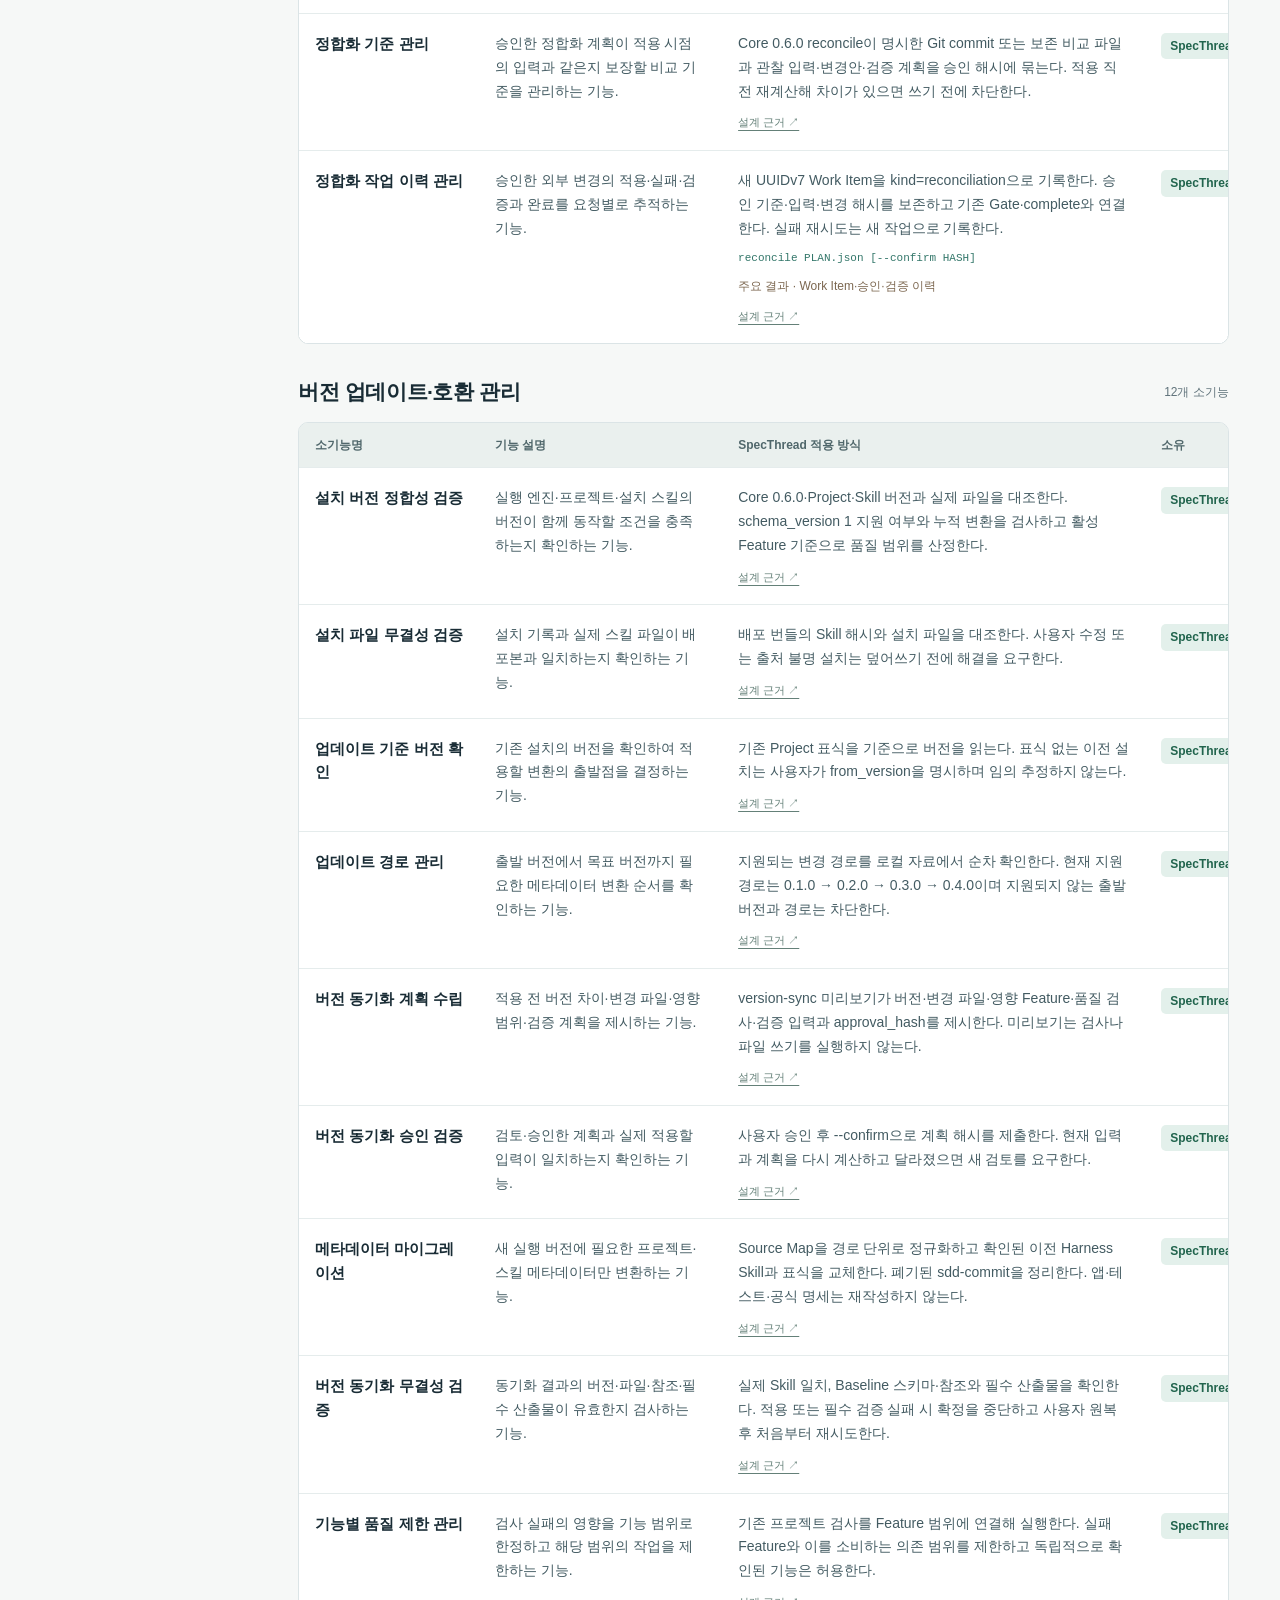
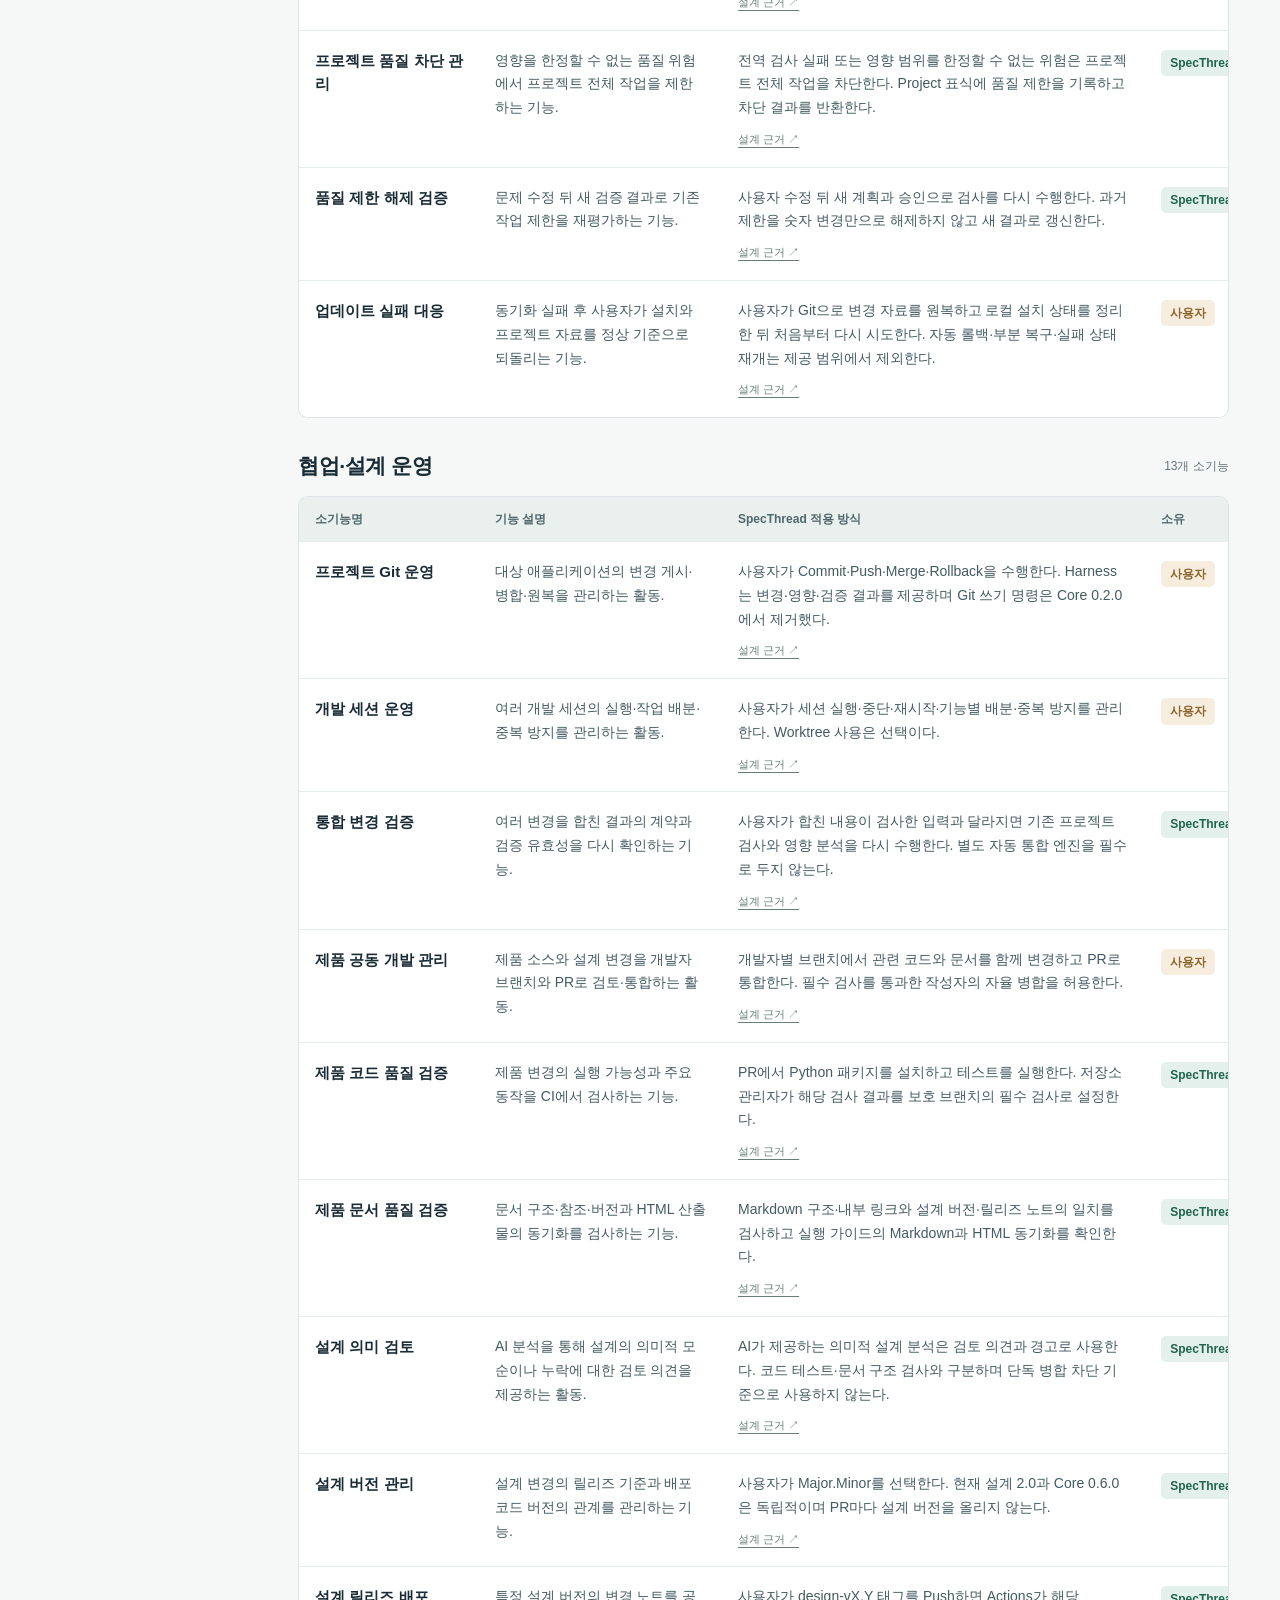
<file: docs/design/SpecThread-전체-기능목록.html>
<!doctype html><html lang="ko"><head><meta charset="utf-8"><meta name="viewport" content="width=device-width,initial-scale=1"><title>SpecThread · 전체 기능 목록</title>
<style>
:root{--ink:#192c35;--muted:#60737b;--line:#dbe4e6;--green:#126958;--paper:#f6f8f7}*{box-sizing:border-box}body{margin:0;background:var(--paper);color:var(--ink);font:15px/1.7 "Inter","Apple SD Gothic Neo",sans-serif}a{color:var(--green);text-underline-offset:4px}header{background:#112f34;color:#edf6f4;padding:46px max(6vw,24px) 36px;position:relative;overflow:hidden}header:after{content:"";position:absolute;width:330px;height:330px;border:55px solid #26565a;border-radius:50%;right:-80px;top:-130px;opacity:.6;pointer-events:none}.eyebrow{font-size:12px;letter-spacing:.14em;color:#9dcfc4}h1{font-size:clamp(30px,4vw,48px);line-height:1.25;margin:13px 0 12px;letter-spacing:-.04em}header p{max-width:760px;color:#bdd3d4;margin:0}.meta{display:flex;gap:24px;margin-top:25px;font-size:13px;color:#c4d9d8}.layout{display:grid;grid-template-columns:215px minmax(0,1fr);gap:32px;max-width:1600px;margin:auto;padding:30px 4vw 64px}main,aside{min-width:0}aside{align-self:start;position:sticky;top:20px}aside h2{font-size:12px;color:var(--muted);margin:0 0 12px}nav{display:flex;flex-direction:column;gap:4px}nav a{font-size:13px;text-decoration:none;color:#455e65;padding:8px 10px;border-radius:7px}nav a:hover{background:#e1ece9;color:#105b4c}.toolbar{background:white;border:1px solid var(--line);border-radius:12px;padding:18px;display:flex;flex-wrap:wrap;gap:12px;align-items:center;margin-bottom:14px}input,select,button{font:inherit;border:1px solid #cddadb;border-radius:7px;padding:9px 12px;background:white;color:var(--ink)}input{flex:1;min-width:230px}button{cursor:pointer}button:hover{background:#edf4f1}button:focus-visible,input:focus-visible,select:focus-visible{outline:3px solid #76bcb0;outline-offset:2px}.legend{font-size:13px;color:var(--muted);margin:12px 0 25px}.legend b{color:#344f56}.section{margin:0 0 30px;scroll-margin-top:20px}.sectionhead{display:flex;align-items:center;justify-content:space-between;margin:0 0 12px;gap:16px}.sectionhead h2{font-size:21px;letter-spacing:-.02em;margin:0}.sectionhead span{color:var(--muted);font-size:12px}.tablewrap{overflow:auto;border:1px solid var(--line);border-radius:10px;background:white}table{border-collapse:collapse;width:100%;min-width:1060px;text-align:left}thead{background:#eaf0ee}th{font-size:12px;color:#50676b;padding:12px 16px}td{padding:18px 16px;vertical-align:top;border-top:1px solid #e5ecec}tbody tr:hover{background:#f8fbfa}.name{width:17%;font-weight:650;line-height:1.55}.desc{width:23%;font-size:14px;color:#435b62}.approach{width:40%;font-size:14px;color:#435b62}.owner{width:11%}.state{width:10%;font-size:12px;color:#66767b}.pill{display:inline-block;white-space:nowrap;padding:3px 9px;border-radius:5px;font-size:12px;font-weight:600;background:#e3f0eb;color:#21644d}.kit{background:#e8edf9;color:#455c90}.user{background:#f6eddf;color:#8b652c}.unknown{background:#eee8f3;color:#74568e}.source{font-size:12px;margin:8px 0 0;color:var(--muted)}.source a{color:var(--muted)}#result{font-size:13px;color:var(--muted);margin:0 0 20px}.empty{padding:45px;background:white;border-radius:10px;text-align:center;color:var(--muted)}footer{font-size:12px;color:var(--muted);border-top:1px solid var(--line);padding-top:20px}.note{background:#eaf1ee;border-left:3px solid #6ba395;padding:14px 18px;margin-bottom:24px;font-size:13px;color:#456059}@media(max-width:1000px){.layout{grid-template-columns:1fr}aside{position:static}nav{flex-direction:row;overflow:auto;white-space:nowrap}aside h2{display:none}.meta{flex-wrap:wrap;gap:10px 20px}header:after{display:none}}@media print{header{background:white;color:#192c35;padding:0}header p,.eyebrow,.meta{color:#435b62}.layout{display:block;padding:0}aside,.toolbar,#result{display:none}.tablewrap{overflow:visible}table{min-width:0}th,td{padding:8px;font-size:10px}tr{break-inside:avoid}.section{break-before:auto}header:after{display:none}a{text-decoration:none}}
.command{display:block;font:11px/1.6 ui-monospace,monospace;color:#327669;margin-top:9px;overflow-wrap:anywhere}.output{display:block;color:#7c6750;font-size:12px;margin-top:9px}.row-source{display:block;font-size:11px;margin-top:10px;color:#648078}main>.section h2{font-size:21px}</style></head><body><header><div class="eyebrow">SPECTHREAD / FUNCTION CATALOG</div><h1>SpecThread · Spec Kit<br>전체 기능 목록</h1><p>프로젝트 도입 → 요구사항 정의 → 기능 확정 → 설계·구현 → 검증·운영. 각 기능의 목적, SpecThread에서 정한 적용 방식, 소유 주체를 나란히 비교할 수 있습니다.</p><div class="meta"><span>설계 2.0</span><span>Core 0.6.0</span><span>2026.11.27 기준</span><span>107개 소기능</span></div></header><div class="layout"><aside><h2>대기능 탐색</h2><nav id="nav"></nav></aside><main><div class="toolbar"><input type="search" id="search" placeholder="기능명·설명·상태 검색" aria-label="기능 검색"><select id="owner" aria-label="기능 소유"><option value="">전체 소유</option><option>Spec Kit</option><option>SpecThread</option><option>사용자</option><option>미정</option></select><select id="state" aria-label="설계와 구현 상태"><option value="">전체 상태</option></select><button id="reset">초기화</button><button onclick="window.print()">인쇄 · PDF</button></div><p class="legend"><b>소유</b>는 책임을, <b>상태</b>는 제공 방식을 표시합니다. ‘Skill 절차’는 에이전트가 수행하는 의미 분석·작업 지침이며, 전체 실행 검증 완료를 뜻하지 않습니다.</p><div class="note">공식 기능의 소유는 Spec Kit, 프로젝트 전체의 Discovery·추적·Gate·버전 관리는 SpecThread입니다. 같은 업무 단계의 기능을 한 표에 배치했습니다. 명령 표기는 스킬 이름이며 Codex는 $, Claude Code는 /를 앞에 붙입니다. 사용자 운영과 미결정 상태도 함께 표시합니다.</div><p id="result" role="status" aria-live="polite"></p><div id="content"></div><section class="section"><h2>제외·보류 범위</h2><p class="legend">아래 항목은 현재 제공 기능 수에 포함하지 않습니다.</p><div class="tablewrap"><table><thead><tr><th>항목</th><th>범위와 정책</th><th>상태</th></tr></thead><tbody><tr><td class="name">세션 자동 제어</td><td class="desc">자동 Lock·FIFO·세션 생존 감시·상태 DB·중앙 오케스트레이터·장애 자동 복구는 제품 범위에서 제외한다. 사용자 세션 운영 책임을 유지한다.</td><td class="state">제외</td></tr><tr><td class="name">Git 자동 통합</td><td class="desc">자동 Commit·Push·Merge·Rollback과 필수 Worktree 통합 엔진을 제공하지 않는다. 과거 통합 기능의 존재를 최신 기능으로 해석하지 않는다.</td><td class="state">제외</td></tr><tr><td class="name">원격 Core 자동 업데이트</td><td class="desc">GitHub 최신 버전 조회·알림·자동 다운로드·자동 교체를 수행하지 않는다. 로컬 설치본과 사용자 취득 정책을 유지한다.</td><td class="state">제외</td></tr><tr><td class="name">환경 자동 Fingerprint</td><td class="desc">런타임·설치 환경 자동 감지와 환경 Fingerprint를 범위에서 제외한다. 실행 환경의 일관성은 사용자 운영 전제다.</td><td class="state">제외</td></tr><tr><td class="name">동일 프로젝트 에이전트 혼용</td><td class="desc">ST-O10. 같은 프로젝트의 Codex·Claude Code 동시 혼용과 자동 인계는 현재 지원 계약 밖이다.</td><td class="state">보류</td></tr><tr><td class="name">별도 검증 프레임워크</td><td class="desc">ST-O10. 기존 검증 도구와 Harness 판정 정책을 사용한다. 전용 검증 프레임워크 도입과 기능 소유는 후속 검토 항목이다.</td><td class="state">보류</td></tr></tbody></table></div></section><footer>이 목록은 설계와 현행 소스를 대조한 기능 인벤토리입니다. 세부 계약과 미결정 사항은 각 대기능의 근거 문서를 따릅니다. <a href="README.md">설계 목차</a> · <a href="OPEN-ISSUES.md">미결정·검증 백로그</a></footer></main></div><script id="catalog-data" type="application/json">[{"name": "도입·개발 환경 준비", "rows": [{"name": "개발 도구 설치·업데이트", "owner": "Spec Kit", "status": "공식 기능", "source": "architecture.md", "command": "specify init · specify integration install", "output": "에이전트 연동과 공식 템플릿 설치", "description": "명세 기반 개발에 필요한 도구와 에이전트 연동, 템플릿을 준비하고 관리하는 기능.", "approach": "공식 CLI로 에이전트 통합과 템플릿을 설치·업데이트한다. Harness는 Spec Kit 원형과 라이프사이클을 유지한다."}, {"name": "에이전트 작업 절차 연동", "owner": "SpecThread", "status": "구현", "source": "architecture.md", "command": "sdd-core install-skills", "output": "", "description": "에이전트가 제품의 공통 작업 절차를 읽고 실행할 수 있도록 연결하는 기능.", "approach": "Codex의 .agents/skills와 Claude Code의 .claude/skills에 같은 절차를 설치한다. 의미 분석은 에이전트가, 구조와 상태 검사는 Shared Core가 담당한다."}, {"name": "에이전트 환경 관리", "owner": "SpecThread", "status": "운영 정책", "source": "architecture.md", "command": "", "output": "", "description": "프로젝트에서 사용할 AI 실행 환경과 지원 범위를 관리하는 기능.", "approach": "한 프로젝트는 Codex 또는 Claude Code 한 종류를 선택한다. 다른 종류의 Harness 설치가 함께 발견되면 확인을 요구한다."}, {"name": "저장소 책임 관리", "owner": "SpecThread", "status": "운영 정책", "source": "architecture.md", "command": "", "output": "", "description": "제품 개발 자료와 관리 대상 애플리케이션 자료의 소유·저장 범위를 정하는 기능.", "approach": "제품 Git은 Core·Skill·설계·CI를 관리하고 대상 Git은 앱·테스트·공식 산출물·Baseline을 관리한다."}, {"name": "Core 배포본 관리", "owner": "사용자", "status": "사용자 운영", "source": "architecture.md", "command": "", "output": "", "description": "사용할 실행 엔진을 취득하고 로컬 환경에 설치·교체하는 기능.", "approach": "사용자가 Git clone/pull 또는 ZIP으로 배포본을 취득한다. 선택한 로컬 배포 폴더의 install/update가 Core 설치·연결을 처리하고 새 Core를 원격에서 자동 다운로드하지 않는다."}, {"name": "설치 충돌 관리", "owner": "SpecThread", "status": "구현", "source": "installation.md", "command": "sdd-core install-skills", "output": "", "description": "설치 대상의 기존 파일과 신규 배포본 사이 충돌을 확인하고 처리하는 기능.", "approach": "사용자 수정 Harness Skill·프로젝트 runner와 공식 설치 상태의 수정·잘못된 참조를 사전 검사한다. 충돌 시 덮어쓰지 않고 차단한다. 공식 Skill 갱신은 공식 CLI에 위임한다."}, {"name": "프로젝트 통합 설치", "description": "새 앱과 기존 앱의 설치를 한 명령으로 연결하는 기능.", "approach": "로컬 배포본 install이 에이전트 선택, 전용 Python·고정 Spec Kit 준비, 공식 연동, Harness Skill·runner·빈 Baseline과 설치 검사를 처리한다. PATH·venv 활성화·JSON 계획을 직접 작성하지 않는다.", "command": "python3 specthread install", "output": "공식·Harness Skill, 실행 환경과 검사 결과", "owner": "SpecThread", "status": "구현", "source": "installation.md"}, {"name": "프로젝트 통합 업데이트", "description": "선택한 새 배포본으로 기존 설치를 갱신하는 기능.", "approach": "update가 기존 에이전트를 읽고 공식 Skill과 Harness를 갱신한다. 기존 누적 변환·필수/품질 Gate를 사용하며 앱·명세·UUID·이력을 보존한다. 프로젝트 검사는 저장·재사용하고 같은 명령 안에서 변경할 수 있다.", "command": "python3 specthread update", "output": "공식·Harness Skill, 실행 환경과 검사 결과", "owner": "SpecThread", "status": "구현", "source": "installation.md"}]}, {"name": "요구사항 정의·업무 발견", "rows": [{"name": "프로젝트 원칙 관리", "owner": "Spec Kit", "status": "공식 기능", "source": "spec-kit-integration.md", "command": "speckit-constitution", "output": "constitution.md", "description": "프로젝트 전반에 적용할 제약·품질 기준·작업 원칙을 정의하는 기능.", "approach": "constitution에 프로젝트 제약과 작업 원칙을 기록한다. Feature 명세와 설계가 따라야 하는 기준으로 사용한다."}, {"name": "요구사항 명세화", "owner": "Spec Kit", "status": "공식 기능", "source": "spec-kit-integration.md", "command": "speckit-specify", "output": "spec.md", "description": "사용자 목표와 업무 요구를 시나리오·수용 조건·성공 기준으로 구체화하는 기능.", "approach": "specify로 사용자 시나리오·요구사항·수용 조건·성공 기준을 공식 spec.md에 작성한다. 호출마다 하나의 Feature 컨텍스트를 사용한다. SpecThread의 sdd-init은 Greenfield 입력을 이 기능에 전달하고, Brownfield에서는 역공학 근거를 정리한 뒤 호출한다."}, {"name": "요구사항 구체화", "owner": "Spec Kit", "status": "공식 기능", "source": "spec-kit-integration.md", "command": "speckit-clarify", "output": "spec.md의 확인 답변과 명확화 결과", "description": "모호하거나 누락된 요구를 질문과 답변으로 명확히 하는 기능.", "approach": "clarify로 활성 명세의 중요한 모호성을 질문하고 확인된 답변을 기록한다. Harness Discovery는 이 기능을 재사용한다. SpecThread Discovery는 초안별 이 기능을 반복 호출하고, 전체 업무 흐름·경계·요구사항 보존은 별도 Gate에서 확인한다."}, {"name": "명세 품질 관리", "owner": "Spec Kit", "status": "공식 기능", "source": "spec-kit-integration.md", "command": "speckit-checklist", "output": "checklists/ 및 요구사항 품질 검토", "description": "요구사항의 명확성·완전성·일관성·검증 가능성을 점검하는 기능.", "approach": "적용 가능한 요구사항 체크와 checklist로 누락·모호성·검증 가능성을 검토한다. 체크리스트 완료와 실행 테스트 결과는 각각 확인한다."}, {"name": "프로젝트 분석 준비", "owner": "SpecThread", "status": "Skill 절차", "source": "03-analysis-standard.md", "command": "sdd-init", "output": "", "description": "전체 분석에 앞서 설치 상태·분석 입력·범위·기준 자료를 확인하는 기능.", "approach": "sdd-init이 공식 설치·헌법·범위·기존 자료를 확인한다. 버전 Gate를 통과한 뒤 전체 프로젝트 분석을 시작한다."}, {"name": "신규 프로젝트 업무 분석", "owner": "SpecThread", "status": "Skill 절차", "source": "03-analysis-standard.md", "command": "sdd-init → speckit-specify / speckit-clarify", "output": "", "description": "신규 제품의 전체 업무 흐름과 기능 간 연결·예외를 파악하는 기능.", "approach": "공식 초기 명세 생성 후 전체 업무 흐름과 예외·인계 관계를 분석한다. 잠정 Feature로 나누고 공식 clarify로 반복 상세화한다."}, {"name": "기존 시스템 분석", "owner": "SpecThread", "status": "Skill 절차", "source": "03-analysis-standard.md", "command": "sdd-init → speckit-specify / speckit-clarify", "output": "", "description": "기존 시스템의 구현과 실행 근거에서 동작·구조·제약을 복원하는 기능.", "approach": "기존 코드·계약·설정·문서·테스트 및 실행 근거에서 시작해 공식 초기 명세를 마련한다. 기존 동작과 설계 의도의 이해 정확성을 우선한다."}, {"name": "구현 사실·설계 의도 관리", "owner": "SpecThread", "status": "설계 정책", "source": "03-analysis-standard.md", "command": "", "output": "", "description": "실제로 관찰된 동작과 요구된 동작, 추론 및 불확실성을 구분하는 기능.", "approach": "관찰 동작·승인된 의도·추론·미확인 사항을 분리한다. 현행에 없는 기능은 초기 분석에서 임의로 추가하지 않는다."}, {"name": "분석 근거 관리", "owner": "SpecThread", "status": "Skill 절차", "source": "03-analysis-standard.md", "command": "", "output": "", "description": "기능 발견 과정의 판단·근거·미확인 사항과 후속 조치를 기록하는 기능.", "approach": "project.md·decisions.md와 해당 공식 명세에 범위·판정 근거·조건·질문·다음 조치를 남긴다. 문서 분량과 Feature 수는 품질 기준으로 사용하지 않는다."}, {"name": "프로젝트 분석 진행 관리", "owner": "SpecThread", "status": "Skill 절차", "source": "03-analysis-standard.md", "command": "", "output": "", "description": "분석을 중단하고 다시 시작할 때 기존 결과의 유효성과 남은 범위를 확인하는 기능.", "approach": "유효한 산출물과 초안을 보존한다. 사용자 재개 시 실제 파일·근거·조건을 비교하고 변경된 범위와 관련 Gate만 다시 확인한다."}, {"name": "프로젝트 분석 완료 관리", "owner": "SpecThread", "status": "구현 · PoC 필요", "source": "03-analysis-standard.md", "command": "", "output": "", "description": "프로젝트 전체 분석이 완료되었음을 지속적으로 기록하고 후속 작업의 진입 조건으로 확인하는 기능.", "approach": "Core 0.6.0의 analysis-record가 not_started/partial/complete와 Discovery 근거를 저장한다. develop-check는 대상 active/READY, 미분석 영역과 핵심 의존 안전성 및 입력 유효성을 확인한다. 별도 개발 가능 플래그를 저장하지 않는다."}, {"name": "단계별 요구 확인", "description": "부족한 정보를 한 질문씩 확인하며 분석을 진행하는 기능.", "approach": "기존 자료와 답변을 재사용하고 지금 필요한 질문 하나만 받는다. 상세한 설명을 이미 받으면 설문을 강요하지 않으며 Greenfield/Brownfield의 공식 분석 순서와 Gate를 유지한다.", "owner": "SpecThread", "status": "Skill 절차", "source": "conversation-flow.md", "command": "", "output": "확인한 요구·남은 질문·분석 근거"}]}, {"name": "기능 경계·식별 확정", "rows": [{"name": "작업 대상 기능 선택", "owner": "Spec Kit", "status": "공식 기능", "source": "spec-kit-integration.md", "command": ".specify/feature.json · SPECIFY_FEATURE_DIRECTORY", "output": "공식 명령이 사용할 Feature 경로", "description": "공식 명령이 읽고 쓸 기능별 작업 컨텍스트를 선택하는 기능.", "approach": "feature.json 또는 SPECIFY_FEATURE_DIRECTORY로 작업 대상을 정한다. Harness는 호출 전에 경로와 쓰기 범위를 확인한다."}, {"name": "기능 후보 관리", "owner": "SpecThread", "status": "Skill 절차", "source": "03-analysis-standard.md", "command": "", "output": "", "description": "요구사항을 기능 경계로 분류하고 확정 전 후보를 관리하는 기능.", "approach": "업무 경계와 요구사항으로 후보를 나누고 이름과 초안 경로로 관리한다. 확정 전에는 영구 UUID와 Baseline의 확정 의존관계를 등록하지 않는다."}, {"name": "기능 재편 정합성 검증", "owner": "SpecThread", "status": "Skill 절차", "source": "03-analysis-standard.md", "command": "", "output": "", "description": "기능을 나누거나 합칠 때 기존 요구·예외·계약의 의미가 보존되는지 확인하는 기능.", "approach": "원본과 결과 명세를 양방향으로 비교해 요구사항·시나리오·예외·계약의 누락·의미 변형·충돌을 확인한다. 경계가 바뀌면 의존관계도 재검토한다."}, {"name": "기능 확정 근거 검증", "owner": "SpecThread", "status": "구현", "source": "03-analysis-standard.md", "command": "sdd-core discovery-gate", "output": "", "description": "기능의 범위·경계·명세 품질을 판단할 필수 점검과 근거가 갖춰졌는지 검사하는 기능.", "approach": "discovery-gate는 scope·boundaries·requirements·spec_quality와 경로별 workflow 또는 current_behavior를 요구한다. 점검마다 상태와 근거를 검사한다."}, {"name": "기능 확정 판단", "owner": "SpecThread", "status": "구현", "source": "03-analysis-standard.md", "command": "sdd-core discovery-gate", "output": "", "description": "충분한 근거가 확보된 기능을 확정 가능한 상태로 판정하는 기능.", "approach": "모든 제출 점검이 verified이면 확정 가능으로 판정한다. 실제 근거의 의미는 에이전트가 확인하며 Core는 제출된 형식과 판정을 집계한다."}, {"name": "조건부 기능 관리", "owner": "SpecThread", "status": "구현", "source": "03-analysis-standard.md", "command": "sdd-core discovery-gate", "output": "", "description": "일부 미확인 조건이 남은 기능의 진행 범위와 확정 보류를 관리하는 기능.", "approach": "비핵심임이 명시된 조건이 남으면 해당 Feature 확정을 보류한다. 독립 분석을 계속하고 READY를 얻은 뒤 확정한다."}, {"name": "기능 확정 차단 관리", "owner": "SpecThread", "status": "구현", "source": "03-analysis-standard.md", "command": "sdd-core discovery-gate", "output": "", "description": "핵심 불확실성이나 충돌이 있는 기능의 확정을 중단하는 기능.", "approach": "핵심 불확실성이나 차단 항목이 있으면 해당 범위의 확정을 막는다. 입력·근거를 보완하고 Gate를 다시 평가한다."}, {"name": "기능 식별자 관리", "owner": "SpecThread", "status": "구현", "source": "03-analysis-standard.md", "command": "sdd-core discovery-gate --issue-id", "output": "", "description": "확정된 기능을 명칭이나 디렉터리와 독립된 지속 식별자로 추적하는 기능.", "approach": "신규 후보는 READY에서 --issue-id로 UUID를 받는다. 기존 확정 Feature의 ID는 유지하며 명칭·공식 디렉터리 번호와 분리한다."}, {"name": "기능 변경 이력 관리", "owner": "SpecThread", "status": "구현 · PoC 필요", "source": "feature-lifecycle.md", "command": "", "output": "", "description": "폐기·분리·통합된 기능과 과거 참조, 후속 기능의 연결을 보존하는 기능.", "approach": "feature-retire가 폐기 이유·후속 UUID·의존 재평가·아카이브 계획을 제시한다. 승인 해시를 재확인해 이동·링크·활성 매핑을 갱신하고 기존 UUID·완료 이력은 보존한다."}]}, {"name": "기술 설계·개발 계획", "rows": [{"name": "기술 설계 수립", "owner": "Spec Kit", "status": "공식 기능", "source": "spec-kit-integration.md", "command": "speckit-plan", "output": "plan.md · research.md · data-model.md · contracts/ · quickstart.md", "description": "요구를 구현할 기술 구조·데이터·계약·검증 방향을 설계하는 기능.", "approach": "plan으로 명세를 구현할 기술 계획을 만든다. 필요한 research·data-model·contracts·quickstart 자료를 단계 전제에 맞춰 작성한다. SpecThread는 Feature 확정 뒤 이 기능으로 계획을 준비하고 결과 경로와 의존관계를 Baseline에 연결한다."}, {"name": "개발 작업 분해", "owner": "Spec Kit", "status": "공식 기능", "source": "spec-kit-integration.md", "command": "speckit-tasks", "output": "tasks.md", "description": "기술 계획을 실행 가능한 작업과 의존 순서로 나누는 기능.", "approach": "tasks.md에 실제 개발 작업·순서·의존성과 체크 상태를 만든다. Harness 최초 분석에서 새 태스크는 생성하지 않고 실제 개발 시 만든다. SpecThread의 sdd-develop이 Feature별로 호출한다. 요청 단위 Work Item UUID와 공식 태스크 ID를 함께 추적한다."}, {"name": "프로젝트 설계 준비도 검증", "owner": "SpecThread", "status": "Skill 절차", "source": "03-analysis-standard.md", "command": "", "output": "", "description": "기능별 명세·계획과 전체 프로젝트 분석이 후속 개발에 충분한지 확인하는 기능.", "approach": "확정 Feature별 spec·plan·필요 설계 자료와 Baseline을 대조한다. 전체 범위 완료와 차단 소견 해소를 확인하고 기존 태스크는 보존한다."}]}, {"name": "구현·요청 처리", "rows": [{"name": "코드·테스트 구현", "owner": "Spec Kit", "status": "공식 기능", "source": "spec-kit-integration.md", "command": "speckit-implement", "output": "코드·테스트와 태스크 처리 결과", "description": "개발 작업 정의와 설계에 따라 소스와 테스트를 작성·수정하는 기능.", "approach": "implement가 공식 작업 순서와 설계에 따라 에이전트의 구현을 안내한다. 실제 변경과 실행 검증은 선택한 에이전트가 수행한다. SpecThread는 요청 범위·Work Item·버전 조건을 관리하고 공식 구현 단계가 끝난 뒤 실행 증거를 수집한다."}, {"name": "요구사항 변경 관리", "owner": "Spec Kit", "status": "공식 기능", "source": "spec-kit-integration.md", "command": "공식 기존 명세 개정 흐름", "output": "승인된 변경을 반영한 spec·plan·tasks", "description": "기존 명세에 승인된 변경을 반영하고 관련 계획·작업과의 일관성을 유지하는 기능.", "approach": "기존 유효 명세는 공식 개정 흐름으로 보완한다. 신규 생성 호출로 다른 Feature의 파일을 덮어쓰지 않도록 Harness가 대상 경로를 점검한다."}, {"name": "개발 요청 접수·분류", "owner": "SpecThread", "status": "Skill 절차", "source": "04-artifact-lifecycle.md", "command": "sdd-develop", "output": "", "description": "사용자 요청을 기존 기능과 연결하고 신규 기능 여부와 작업 조건을 판단하는 기능.", "approach": "sdd-develop이 version-check와 develop-check를 수행한다. 부분 분석에서도 대상별 조건을 만족하면 요청을 받고 적용 Gate 집합을 확정한 뒤 개발에 진입한다."}, {"name": "개발 요청 식별 관리", "owner": "SpecThread", "status": "구현", "source": "04-artifact-lifecycle.md", "command": "sdd-core start", "output": "", "description": "하나 이상의 기능에 걸친 변경 요청에 고유 식별자와 초기 범위를 부여하는 기능.", "approach": "start가 요청 UUIDv7을 발급하고 선언 Feature와 pending 상태를 기록한다. 잠정 Feature를 참조 목록에 넣지 않는다."}, {"name": "개발 작업 상태 관리", "owner": "SpecThread", "status": "구현", "source": "04-artifact-lifecycle.md", "command": "sdd-core transition", "output": "", "description": "대기·진행·중단·완료·실패 사이의 유효한 작업 전이를 관리하는 기능.", "approach": "pending에서 in_progress로 시작하고 suspended·completed·failed로 전이한다. 허용되지 않은 전이와 완료 작업의 재개를 거부한다."}, {"name": "개발 작업 중단·재개", "owner": "SpecThread", "status": "Skill 절차", "source": "04-artifact-lifecycle.md", "command": "", "output": "", "description": "진행 중인 요청을 보류하고 실제 변경 상태를 확인한 뒤 다시 진행하는 기능.", "approach": "판단 대기나 중단을 suspended로 기록한다. 사용자 재개 시 파일과 범위를 대조하고 기존 작업의 유효한 이력을 보존한다."}, {"name": "개발 단계 연계", "owner": "SpecThread", "status": "Skill 절차", "source": "04-artifact-lifecycle.md", "command": "", "output": "", "description": "명세·계획·작업·구현·검증 단계를 연결하고 변경에 따라 필요한 단계로 돌아가는 기능.", "approach": "프로파일의 최소 절차와 실제 변경 조건에 따라 공식 단계를 선택한다. 공식 산출물 형식·전제와 기존 필수 체크리스트를 유지하며 Analyze와 Converge의 목적은 분리한다."}, {"name": "개발 범위 관리", "owner": "SpecThread", "status": "구현", "source": "04-artifact-lifecycle.md", "command": "", "output": "", "description": "시작 시 예상 범위와 실제 변경 범위, 범위 변경 근거를 추적하는 기능.", "approach": "시작 시 예상 Feature와 실제 수정 Feature를 구분한다. 범위 확대의 사유와 관찰·재검증 대상은 스킬이 의미 근거로 정리한다."}, {"name": "프로젝트 정보 동기화", "owner": "SpecThread", "status": "Skill 절차", "source": "04-artifact-lifecycle.md", "command": "", "output": "", "description": "개발 결과에 맞춰 프로젝트의 기능 관계와 구현 참조를 갱신하는 기능.", "approach": "범위 확정·공식 단계 완료·주요 코드 및 계약 변경·최종 검증 시 관계와 Source Map을 갱신한다. 구조 갱신 실패 시 완료를 보류한다."}, {"name": "완료 작업 이력 보존", "owner": "SpecThread", "status": "구현", "source": "04-artifact-lifecycle.md", "command": "", "output": "", "description": "완료한 요청의 결과와 증거를 보존하고 후속 변경을 별도 요청으로 연결하는 기능.", "approach": "완료된 Work Item은 다시 열지 않는다. 후속 변경은 새 UUID로 생성하고 필요한 경우 related_work_items로 과거 작업을 참조한다."}, {"name": "개발 작업 실패 처리", "owner": "SpecThread", "status": "구현", "source": "04-artifact-lifecycle.md", "command": "", "output": "", "description": "작업을 실패로 종료할 조건과 이후 처리 기준을 관리하는 기능.", "approach": "failed는 최종 종료다. start --related로 새 UUID에 이전 실패를 연결한다. 수정 가능한 오류는 in_progress에서 재검증하고 의도적 보류는 suspended로 처리한다."}, {"name": "대화형 작업 연결", "description": "현재 결과를 안내하고 다음 작업으로 이어가는 기능.", "approach": "현재 단계·핵심 결과·구체적 다음 제안을 표시한다. 사용자의 짧은 동의로 설치된 Skill을 이어가고 실제 Gate를 다시 확인한다. 모호한 동의·새 범위·필수 승인·보류를 구분한다.", "owner": "SpecThread", "status": "Skill 절차", "source": "conversation-flow.md", "command": "", "output": "다음 제안과 실행 결과"}]}, {"name": "영향 분석·품질 검증", "rows": [{"name": "개발 산출물 정합성 검증", "owner": "Spec Kit", "status": "공식 기능", "source": "spec-kit-integration.md", "command": "speckit-analyze", "output": "spec·plan·tasks 분석 결과", "description": "요구사항·기술 계획·개발 작업 간 누락·중복·충돌을 확인하는 기능.", "approach": "analyze로 spec·plan·tasks를 읽기 전용으로 대조한다. tasks가 없는 초기 분석에는 이 명령을 필수 적용하지 않는다. SpecThread는 공식 단계 결과를 영향 소견·프로젝트 실행 검사와 함께 완료 Gate의 근거로 확인한다."}, {"name": "설계·구현 일치 검증", "owner": "Spec Kit", "status": "공식 기능", "source": "spec-kit-integration.md", "command": "speckit-converge", "output": "구현 대조 결과 · 필요한 추가 tasks", "description": "구현 결과와 공식 산출물의 격차를 찾아 추가 작업과 재검증으로 연결하는 기능.", "approach": "converge가 구현과 산출물의 격차를 대조한다. 추가 태스크가 생기면 관련 구현과 검증을 반복하며 변경된 결과를 재검토한다. SpecThread는 추가 작업이 생기면 개발 흐름을 반복하고 최종 완료 전에 관련 검사와 Baseline을 갱신한다."}, {"name": "개발 완료 검증", "owner": "SpecThread", "status": "구현", "source": "04-artifact-lifecycle.md", "command": "sdd-core complete", "output": "", "description": "필수 조건과 실행 검증을 충족한 요청만 완료로 확정하는 기능.", "approach": "complete는 현재 필수 Gate의 유효 PASS·입력·증거와 프로파일 최소·추가 절차, 실제 범위·소견을 검사한다. 필요한 공식 검토의 입력이 바뀌면 재검토하며 다른 Work Item PASS를 승계하지 않는다."}, {"name": "직접 영향 분석", "owner": "SpecThread", "status": "Skill 절차", "source": "05-impact-analysis.md", "command": "", "output": "", "description": "변경된 코드와 계약이 어떤 기능에 직접 영향을 주는지 판단하는 기능.", "approach": "선언 Feature와 실제 코드·계약 변경을 대조해 직접 변경 기능을 정한다. 파일 수나 위치만으로 중요도를 결정하지 않는다."}, {"name": "연관 기능 영향 분석", "owner": "SpecThread", "status": "Skill 절차", "source": "05-impact-analysis.md", "command": "", "output": "", "description": "변경 계약을 소비하는 기능을 따라 간접 영향과 재검증 범위를 판단하는 기능.", "approach": "의존 소비자의 계약을 조사하고 영향이 계속되는 다음 단계로 전파한다. 영향이 없다는 근거를 확보한 경계에서 멈춘다."}, {"name": "기능 의존성 위험 관리", "owner": "SpecThread", "status": "설계 정책", "source": "05-impact-analysis.md", "command": "", "output": "", "description": "기능 간 복수·순환 의존을 파악하고 분석 반복과 위험을 관리하는 기능.", "approach": "실제 순환과 복수 의존을 표현하며 이미 방문한 관계는 반복 조사하지 않는다. 순환은 기본 경고이고 중대한 위험이 확인되면 차단한다."}, {"name": "안전 판정 근거 검증", "owner": "SpecThread", "status": "구현", "source": "05-impact-analysis.md", "command": "", "output": "", "description": "변경이 안전하다는 판단을 뒷받침하는 증거가 있는지 확인하는 기능.", "approach": "check_findings가 SAFE를 포함한 모든 제출 영향 판정의 근거를 요구한다. 실제 영향 그래프의 완전성은 에이전트가 검토한다."}, {"name": "비핵심 불확실성 관리", "owner": "SpecThread", "status": "구현", "source": "05-impact-analysis.md", "command": "", "output": "", "description": "핵심 계약을 위협하지 않는 미확인 사항의 조건과 진행 가능 범위를 관리하는 기능.", "approach": "추가 조사 후에도 남은 비핵심 제한은 critical:false와 근거를 기록한다. 해당 조건에서 완료가 가능하며 검사 범위를 함께 보고한다."}, {"name": "핵심 위험·충돌 관리", "owner": "SpecThread", "status": "구현", "source": "05-impact-analysis.md", "command": "", "output": "", "description": "중요 계약의 근거 부족이나 실제 충돌을 발견하고 완료를 제한하는 기능.", "approach": "공개 계약·보안·데이터 무결성의 핵심 불확실성과 실제 충돌은 완료 Gate를 막는다. 사용자 승인만으로 근거 부족을 해소하지 않는다."}, {"name": "구현 연결 정보 복원", "owner": "SpecThread", "status": "Skill 절차", "source": "05-impact-analysis.md", "command": "", "output": "", "description": "기능과 구현의 연결이 없거나 오래된 경우 실제 근거를 재조사하는 기능.", "approach": "Source Map에서 찾지 못하면 실제 구현·계약·호출부·테스트·공식 산출물로 추가 조사한다. 확인되지 않은 핵심 참조는 차단 소견으로 남긴다."}, {"name": "프로젝트 검증 실행", "owner": "SpecThread", "status": "구현", "source": "06-verification.md", "command": "", "output": "", "description": "테스트·빌드·정적 분석 등 프로젝트의 검증 명령을 실행하고 결과를 확인하는 기능.", "approach": "테스트·빌드·정적 분석을 실행 파일과 인자 배열로 받아 실행한다. 명령 실패 시 완료를 보류하며 스킬이 검증 세트의 충분성을 확인한다."}, {"name": "검증 입력 식별", "owner": "SpecThread", "status": "구현", "source": "06-verification.md", "command": "sdd-core fingerprint", "output": "", "description": "검증에 사용한 파일 집합과 내용의 동일성을 식별하는 기능.", "approach": "정렬·중복 제거한 프로젝트 상대 경로와 파일별 SHA-256을 직렬화해 다시 해시한다. 검사 전후 입력 동일성을 확인한다."}, {"name": "검증 입력 일관성 관리", "owner": "SpecThread", "status": "구현", "source": "06-verification.md", "command": "", "output": "", "description": "검사 도중 입력이 변경되어 검증 결과를 확정할 수 없는 상황을 탐지하는 기능.", "approach": "검사가 입력 파일을 바꾸면 동일한 입력을 확인했다고 인정하지 않는다. 완료·동기화 확정을 중단하고 사용자에게 변경 범위를 보고한다."}, {"name": "검증 결과 이력 관리", "owner": "SpecThread", "status": "구현", "source": "06-verification.md", "command": "", "output": "", "description": "무엇을 검사했으며 어떤 결과와 근거를 얻었는지 작업 이력에 보존하는 기능.", "approach": "완료 Work Item에 passed·Fingerprint·evidence 참조·findings를 저장한다. 과거 증거는 이후 검증으로 덮어쓰지 않는다."}, {"name": "선택적 재검증 관리", "owner": "SpecThread", "status": "구현", "source": "06-verification.md", "command": "", "output": "", "description": "변경 영향과 입력 유효성을 기준으로 재실행하거나 재사용할 검증 결과를 선택하는 기능.", "approach": "gate-refresh는 최신 유효 PASS를 유지하고 필요한 검사만 재실행한다. 경로 변경 없는 일반 재실행은 요청 범위에서 진행하고 이름 변경 후보는 구체적으로 승인받는다. 동일 정의의 유효 결과만 출처와 함께 이관하며 모호성·검토 부재·종료 이력 변경을 차단한다."}, {"name": "프로젝트 검증 기준 관리", "owner": "SpecThread", "status": "구현 · PoC 필요", "source": "06-verification.md", "command": "", "output": "", "description": "프로젝트에서 반드시 실행할 검사와 그 선언·누락 방지 기준을 관리하는 기능.", "approach": "verification.yaml의 공통·Feature 정의와 추가 Gate를 합성한다. 일반 추가는 최초 요청 범위에서 진행하고 기존 필수 정의 변경·완화는 구체적 승인에 묶는다. 정책상 필수 검사는 승인으로도 우회하지 못한다."}]}, {"name": "프로젝트 지식·이력 관리", "rows": [{"name": "프로젝트 메타데이터 초기화", "owner": "SpecThread", "status": "구현", "source": "01-artifact-model.md", "command": "sdd-core scaffold", "output": "", "description": "프로젝트 공통 분석·추적 정보를 담을 저장 구조를 준비하는 기능.", "approach": "scaffold가 누락된 여섯 파일의 틀을 생성한다. 존재하는 파일은 보존하며 공식 Spec Kit 설치와 로컬 버전 일치를 먼저 확인한다."}, {"name": "프로젝트 개요 관리", "owner": "SpecThread", "status": "설계 정책", "source": "01-artifact-model.md", "command": "", "output": "", "description": "제품 목적·분석 범위·제약·미확인 사항을 프로젝트 수준에서 관리하는 기능.", "approach": "project.md에 목적·범위·제약·Discovery 판정·분석 결과와 미확인 사항을 기록한다."}, {"name": "프로젝트 구조 관리", "owner": "SpecThread", "status": "설계 정책", "source": "01-artifact-model.md", "command": "", "output": "", "description": "구성 요소·책임 경계·계약 관계와 구조 판단 근거를 관리하는 기능.", "approach": "architecture.md에 구성 요소·경계·관계와 계획 또는 관찰의 구분을 기록한다. Greenfield에는 가상 소스 참조를 만들지 않는다."}, {"name": "프로젝트 결정 관리", "owner": "SpecThread", "status": "설계 정책", "source": "01-artifact-model.md", "command": "", "output": "", "description": "설계 판단·승인·충돌 해결의 내용과 근거를 기록하는 기능.", "approach": "decisions.md에 주요 판단·근거·필요한 사용자 승인·충돌 해결 방향을 기록한다."}, {"name": "기능 관계 관리", "owner": "SpecThread", "status": "구현", "source": "01-artifact-model.md", "command": "", "output": "", "description": "기능 목록과 명세 경로, 기능 간 의존 계약을 관리하는 기능.", "approach": "features.yaml의 id·name·spec_path·dependencies로 기능과 계약 관계를 연결한다. 공식 산출물의 경로와 참조 유효성을 검사한다."}, {"name": "기능·구현 연결 관리", "owner": "SpecThread", "status": "구현", "source": "01-artifact-model.md", "command": "", "output": "", "description": "제품 기능을 실제 구현·계약 파일과 연결하여 추적하는 기능.", "approach": "활성 Feature는 실제 파일 경로를 검증한다. 폐기 매핑은 보존하고 현재 영향·품질 계산에서 제외한다. 아카이브로 이동한 활성 참조는 갱신한다."}, {"name": "변경 요청 이력 관리", "owner": "SpecThread", "status": "구현", "source": "01-artifact-model.md", "command": "", "output": "", "description": "요청별 범위·상태·검증 결과와 기능 간 연결을 누적하는 기능.", "approach": "work-items.yaml에 요청별 UUID·상태·선언 범위·실제 변경 범위·최종 검증을 기록한다. 여러 Feature에 걸친 하나의 요청을 표현한다."}, {"name": "메타데이터 무결성 검증", "owner": "SpecThread", "status": "구현", "source": "01-artifact-model.md", "command": "sdd-core validate", "output": "", "description": "저장된 식별자·상태·경로·관계가 올바르고 참조 가능한지 검사하는 기능.", "approach": "UUIDv7 형식·중복·상태·Feature 참조·공식 파일 존재·정규화된 내부 경로·YAML 중복 키 등을 validate로 확인한다."}, {"name": "프로젝트 메타데이터 계약 관리", "owner": "SpecThread", "status": "구현", "source": "01-artifact-model.md", "command": "", "output": "", "description": "프로젝트 추적 데이터의 필수 필드·저장 위치·호환 규칙을 정의하는 기능.", "approach": "features.yaml의 schema_version 1과 analysis/features/path_redirects를 사용한다. 기존 Core 누적 마이그레이션으로 전환하며 미지원 구조는 차단한다."}]}, {"name": "외부 변경 정합화", "rows": [{"name": "외부 변경 조사", "owner": "SpecThread", "status": "Skill 절차", "source": "reconciliation.md", "command": "sdd-sync", "output": "", "description": "개발 절차 밖에서 변경된 코드와 문서를 기존 의도·근거와 비교하는 기능.", "approach": "sdd-sync가 사용자가 지정한 외부 변경과 코드·계약·공식 산출물의 차이를 읽기 전용으로 조사한다. 영향 Feature와 소비자를 추적한다."}, {"name": "정합화 계획·승인 관리", "owner": "SpecThread", "status": "구현", "source": "reconciliation.md", "command": "sdd-sync", "output": "", "description": "외부 변경을 정리할 수정 범위와 근거를 제안하고 승인을 받는 기능.", "approach": "Skill이 읽기 전용 조사로 정확한 변경안을 제시하고 사용자가 승인한다. Core reconcile 미리보기의 approval_hash로 승인 범위를 확인하고 변경 시 새 승인을 받는다."}, {"name": "정합화 적용·검증", "owner": "SpecThread", "status": "구현", "source": "reconciliation.md", "command": "sdd-sync", "output": "", "description": "승인된 변경을 반영하고 관련 문서·구현·메타데이터의 일치를 확인하는 기능.", "approach": "reconcile이 승인된 공식 Markdown·허용 Baseline 파일만 반영하고 기존 Work Item과 필수 Gate를 기록한다. 실제 검사·review 후 complete로 완료한다. 적용 실패는 failed와 부분 변경을 보고하며 자동 Git 원복하지 않는다."}, {"name": "정합화 기준 관리", "owner": "SpecThread", "status": "구현", "source": "reconciliation.md", "command": "", "output": "", "description": "승인한 정합화 계획이 적용 시점의 입력과 같은지 보장할 비교 기준을 관리하는 기능.", "approach": "Core 0.6.0 reconcile이 명시한 Git commit 또는 보존 비교 파일과 관찰 입력·변경안·검증 계획을 승인 해시에 묶는다. 적용 직전 재계산해 차이가 있으면 쓰기 전에 차단한다."}, {"name": "정합화 작업 이력 관리", "description": "승인한 외부 변경의 적용·실패·검증과 완료를 요청별로 추적하는 기능.", "approach": "새 UUIDv7 Work Item을 kind=reconciliation으로 기록한다. 승인 기준·입력·변경 해시를 보존하고 기존 Gate·complete와 연결한다. 실패 재시도는 새 작업으로 기록한다.", "owner": "SpecThread", "status": "구현", "source": "reconciliation.md", "command": "reconcile PLAN.json [--confirm HASH]", "output": "Work Item·승인·검증 이력"}]}, {"name": "버전 업데이트·호환 관리", "rows": [{"name": "설치 버전 정합성 검증", "owner": "SpecThread", "status": "구현", "source": "version-sync.md", "command": "", "output": "", "description": "실행 엔진·프로젝트·설치 스킬의 버전이 함께 동작할 조건을 충족하는지 확인하는 기능.", "approach": "Core 0.6.0·Project·Skill 버전과 실제 파일을 대조한다. schema_version 1 지원 여부와 누적 변환을 검사하고 활성 Feature 기준으로 품질 범위를 산정한다."}, {"name": "설치 파일 무결성 검증", "owner": "SpecThread", "status": "구현", "source": "version-sync.md", "command": "", "output": "", "description": "설치 기록과 실제 스킬 파일이 배포본과 일치하는지 확인하는 기능.", "approach": "배포 번들의 Skill 해시와 설치 파일을 대조한다. 사용자 수정 또는 출처 불명 설치는 덮어쓰기 전에 해결을 요구한다."}, {"name": "업데이트 기준 버전 확인", "owner": "SpecThread", "status": "구현", "source": "version-sync.md", "command": "", "output": "", "description": "기존 설치의 버전을 확인하여 적용할 변환의 출발점을 결정하는 기능.", "approach": "기존 Project 표식을 기준으로 버전을 읽는다. 표식 없는 이전 설치는 사용자가 from_version을 명시하며 임의 추정하지 않는다."}, {"name": "업데이트 경로 관리", "owner": "SpecThread", "status": "구현", "source": "version-sync.md", "command": "", "output": "", "description": "출발 버전에서 목표 버전까지 필요한 메타데이터 변환 순서를 확인하는 기능.", "approach": "지원되는 변경 경로를 로컬 자료에서 순차 확인한다. 현재 지원 경로는 0.1.0 → 0.2.0 → 0.3.0 → 0.4.0이며 지원되지 않는 출발 버전과 경로는 차단한다."}, {"name": "버전 동기화 계획 수립", "owner": "SpecThread", "status": "구현", "source": "version-sync.md", "command": "", "output": "", "description": "적용 전 버전 차이·변경 파일·영향 범위·검증 계획을 제시하는 기능.", "approach": "version-sync 미리보기가 버전·변경 파일·영향 Feature·품질 검사·검증 입력과 approval_hash를 제시한다. 미리보기는 검사나 파일 쓰기를 실행하지 않는다."}, {"name": "버전 동기화 승인 검증", "owner": "SpecThread", "status": "구현", "source": "version-sync.md", "command": "", "output": "", "description": "검토·승인한 계획과 실제 적용할 입력이 일치하는지 확인하는 기능.", "approach": "사용자 승인 후 --confirm으로 계획 해시를 제출한다. 현재 입력과 계획을 다시 계산하고 달라졌으면 새 검토를 요구한다."}, {"name": "메타데이터 마이그레이션", "owner": "SpecThread", "status": "구현", "source": "version-sync.md", "command": "", "output": "", "description": "새 실행 버전에 필요한 프로젝트·스킬 메타데이터만 변환하는 기능.", "approach": "Source Map을 경로 단위로 정규화하고 확인된 이전 Harness Skill과 표식을 교체한다. 폐기된 sdd-commit을 정리한다. 앱·테스트·공식 명세는 재작성하지 않는다."}, {"name": "버전 동기화 무결성 검증", "owner": "SpecThread", "status": "구현", "source": "version-sync.md", "command": "", "output": "", "description": "동기화 결과의 버전·파일·참조·필수 산출물이 유효한지 검사하는 기능.", "approach": "실제 Skill 일치, Baseline 스키마·참조와 필수 산출물을 확인한다. 적용 또는 필수 검증 실패 시 확정을 중단하고 사용자 원복 후 처음부터 재시도한다."}, {"name": "기능별 품질 제한 관리", "owner": "SpecThread", "status": "구현", "source": "version-sync.md", "command": "", "output": "", "description": "검사 실패의 영향을 기능 범위로 한정하고 해당 범위의 작업을 제한하는 기능.", "approach": "기존 프로젝트 검사를 Feature 범위에 연결해 실행한다. 실패 Feature와 이를 소비하는 의존 범위를 제한하고 독립적으로 확인된 기능은 허용한다."}, {"name": "프로젝트 품질 차단 관리", "owner": "SpecThread", "status": "구현", "source": "version-sync.md", "command": "", "output": "", "description": "영향을 한정할 수 없는 품질 위험에서 프로젝트 전체 작업을 제한하는 기능.", "approach": "전역 검사 실패 또는 영향 범위를 한정할 수 없는 위험은 프로젝트 전체 작업을 차단한다. Project 표식에 품질 제한을 기록하고 차단 결과를 반환한다."}, {"name": "품질 제한 해제 검증", "owner": "SpecThread", "status": "구현", "source": "version-sync.md", "command": "", "output": "", "description": "문제 수정 뒤 새 검증 결과로 기존 작업 제한을 재평가하는 기능.", "approach": "사용자 수정 뒤 새 계획과 승인으로 검사를 다시 수행한다. 과거 제한을 숫자 변경만으로 해제하지 않고 새 결과로 갱신한다."}, {"name": "업데이트 실패 대응", "owner": "사용자", "status": "사용자 운영", "source": "version-sync.md", "command": "", "output": "", "description": "동기화 실패 후 사용자가 설치와 프로젝트 자료를 정상 기준으로 되돌리는 기능.", "approach": "사용자가 Git으로 변경 자료를 원복하고 로컬 설치 상태를 정리한 뒤 처음부터 다시 시도한다. 자동 롤백·부분 복구·실패 상태 재개는 제공 범위에서 제외한다."}]}, {"name": "협업·설계 운영", "rows": [{"name": "프로젝트 Git 운영", "owner": "사용자", "status": "사용자 운영", "source": "08-git-integration.md", "command": "", "output": "", "description": "대상 애플리케이션의 변경 게시·병합·원복을 관리하는 활동.", "approach": "사용자가 Commit·Push·Merge·Rollback을 수행한다. Harness는 변경·영향·검증 결과를 제공하며 Git 쓰기 명령은 Core 0.2.0에서 제거했다."}, {"name": "개발 세션 운영", "owner": "사용자", "status": "사용자 운영", "source": "08-git-integration.md", "command": "", "output": "", "description": "여러 개발 세션의 실행·작업 배분·중복 방지를 관리하는 활동.", "approach": "사용자가 세션 실행·중단·재시작·기능별 배분·중복 방지를 관리한다. Worktree 사용은 선택이다."}, {"name": "통합 변경 검증", "owner": "SpecThread", "status": "설계 정책", "source": "08-git-integration.md", "command": "", "output": "", "description": "여러 변경을 합친 결과의 계약과 검증 유효성을 다시 확인하는 기능.", "approach": "사용자가 합친 내용이 검사한 입력과 달라지면 기존 프로젝트 검사와 영향 분석을 다시 수행한다. 별도 자동 통합 엔진을 필수로 두지 않는다."}, {"name": "제품 공동 개발 관리", "owner": "사용자", "status": "운영 정책", "source": "08-git-integration.md", "command": "", "output": "", "description": "제품 소스와 설계 변경을 개발자 브랜치와 PR로 검토·통합하는 활동.", "approach": "개발자별 브랜치에서 관련 코드와 문서를 함께 변경하고 PR로 통합한다. 필수 검사를 통과한 작성자의 자율 병합을 허용한다."}, {"name": "제품 코드 품질 검증", "owner": "SpecThread", "status": "구현", "source": "08-git-integration.md", "command": "", "output": "", "description": "제품 변경의 실행 가능성과 주요 동작을 CI에서 검사하는 기능.", "approach": "PR에서 Python 패키지를 설치하고 테스트를 실행한다. 저장소 관리자가 해당 검사 결과를 보호 브랜치의 필수 검사로 설정한다."}, {"name": "제품 문서 품질 검증", "owner": "SpecThread", "status": "구현", "source": "08-git-integration.md", "command": "", "output": "", "description": "문서 구조·참조·버전과 HTML 산출물의 동기화를 검사하는 기능.", "approach": "Markdown 구조·내부 링크와 설계 버전·릴리즈 노트의 일치를 검사하고 실행 가이드의 Markdown과 HTML 동기화를 확인한다."}, {"name": "설계 의미 검토", "owner": "SpecThread", "status": "운영 정책", "source": "08-git-integration.md", "command": "", "output": "", "description": "AI 분석을 통해 설계의 의미적 모순이나 누락에 대한 검토 의견을 제공하는 활동.", "approach": "AI가 제공하는 의미적 설계 분석은 검토 의견과 경고로 사용한다. 코드 테스트·문서 구조 검사와 구분하며 단독 병합 차단 기준으로 사용하지 않는다."}, {"name": "설계 버전 관리", "owner": "SpecThread", "status": "운영 정책", "source": "08-git-integration.md", "command": "", "output": "", "description": "설계 변경의 릴리즈 기준과 배포 코드 버전의 관계를 관리하는 기능.", "approach": "사용자가 Major.Minor를 선택한다. 현재 설계 2.0과 Core 0.6.0은 독립적이며 PR마다 설계 버전을 올리지 않는다."}, {"name": "설계 릴리즈 배포", "owner": "SpecThread", "status": "검증 필요", "source": "08-git-integration.md", "command": "", "output": "", "description": "특정 설계 버전의 변경 노트를 공개 릴리즈로 게시하는 기능.", "approach": "사용자가 design-vX.Y 태그를 Push하면 Actions가 해당 CHANGELOG 항목을 추출해 Release를 게시한다. 워크플로우는 작성됐고 실제 운영 게시 확인은 ST-O14에 남아 있다."}, {"name": "설계 지식 탐색", "owner": "SpecThread", "status": "문서 기능", "source": "08-git-integration.md", "command": "", "output": "", "description": "새 작업자가 설계 원본·결정·미결정 사항을 찾아 읽을 수 있도록 안내하는 기능.", "approach": "AGENTS.md와 설계 목차에서 읽기 순서·결정·제외 사항·미결정 항목을 안내한다. CLAUDE.md도 같은 진입점을 참조한다."}, {"name": "AI 설계 맥락 복원", "owner": "SpecThread", "status": "문서 기능", "source": "08-git-integration.md", "command": "", "output": "", "description": "다른 세션과 실행 환경이 공식 자료에서 현재 설계 맥락을 복원하는 기능.", "approach": "Chat은 공개 GitHub의 AGENTS.md에서 시작하고 Work는 실제 파일을 대조·수정·검증한다. 미게시 최신 결정과 게시된 설계를 구분한다."}, {"name": "설계 진행 관리", "owner": "SpecThread", "status": "문서 기능", "source": "08-git-integration.md", "command": "", "output": "", "description": "확정 결정·미결정·구현·실행 검증 과제를 구분해 후속 작업을 연결하는 기능.", "approach": "현재 명세와 결정 이력·미결정·실행 검증을 구분한다. 사용자 확정 없이 미결정을 새로운 정책으로 승격하지 않는다."}, {"name": "제품 구현 정합성 관리", "description": "제품 구현 결과를 확정 설계와 대조하고 누락을 보완하는 개발 절차.", "approach": "구현 → 테스트 → 설계 원문 대조 → 누락 구현을 반복한다. 코드·Skill·설치·테스트 대응표로 완료를 판단하고 실행 미확인과 보류·제외는 별도 보고한다.", "owner": "SpecThread", "status": "운영 정책", "source": "implementation-standard.md", "command": "", "output": "설계·구현 대응표와 실행 증거"}]}, {"name": "개발 관측 · Monitor", "rows": [{"name": "사용자 실행형 로컬 대시보드", "owner": "SpecThread", "status": "구현", "source": "monitor.md", "command": "specthread-monitor --root /path/to/worktree", "output": "프로젝트·Work Item·Gate·산출물·Git·선택 연결 세션", "description": "지정 Worktree와 전달한 이벤트를 읽기 전용으로 표시합니다.", "approach": "Focus와 픽셀아트 Living 화면을 제공합니다. 권한·질문·계획 승인과 턴 종료 후 사용자 확인을 느낌표로 표시하며, 현재 Core Gate 차단과 구분합니다. 기존 Monitor도 update에서 함께 갱신합니다. 번호 대신 세션 작업 주제명·사용자 표시 이름·색상·다양한 캐릭터·작업 말풍선과 명시적 Feature·Work Item·Gate 연결을 제공하며 권한 이벤트는 기본으로 숨깁니다. 프로젝트 전체 진척률과 종료 이력은 세션 수명과 분리합니다. 상세 메뉴는 검색·필터·선택 패널과 활동 타임라인, 기능 의존 관계, Gate 증거, 파일·diff 미리보기 및 단계별 Pipeline으로 탐색합니다."}]}, {"name": "위험도 기반 개발·검증", "rows": [{"name": "개발 절차 선택", "owner": "SpecThread", "status": "구현", "source": "verification-profiles.md", "command": "sdd-develop", "output": "Work Item 프로파일·절차 기록", "description": "실제 계약 위험과 의존 범위에 맞게 개발 절차를 선택한다.", "approach": "Lightweight·Standard·Strict의 최소 절차를 Core가 검사한다. Skill이 의미적 위험을 판단하며 기존 공식 Spec Kit 계약을 유지한다."}, {"name": "검증 정의 재사용", "owner": "SpecThread", "status": "구현", "source": "verification-profiles.md", "command": "verification-policy / gates --compose", "output": "verification.yaml·Gate 스냅샷", "description": "프로젝트·Feature의 기존 검증 방법을 Work Item에 합성한다.", "approach": "정의와 결과를 분리한다. 필수 Gate는 경량에서도 유지하고 기존 테스트·CI를 복제하지 않는다."}, {"name": "유효한 결과 활용", "owner": "SpecThread", "status": "구현", "source": "verification-profiles.md", "command": "gate-run / gate-refresh", "output": "실제 결과·재사용 출처", "description": "현재 입력과 증거가 유효한 같은 Work Item의 결과를 활용한다.", "approach": "다른 Work Item PASS를 승계하지 않는다. 변경된 입력·증거는 재검증하며 Analyze와 Converge의 서로 다른 목적을 합치지 않는다."}, {"name": "일반 진행과 예외 확인", "owner": "SpecThread", "status": "구현", "source": "verification-profiles.md", "command": "profile / scope-expand", "output": "분류·승인 이력", "description": "일반 개발을 매번 재승인하지 않고 중요한 예외를 구체적으로 확인한다.", "approach": "최초 요청 범위의 일반 절차는 진행한다. Strict·중요 불확실성·범위 확장·필수 검증 약화·버전 변환에는 해당 미리보기의 실제 동의가 필요하다."}, {"name": "분석 범위와 종료", "owner": "SpecThread", "status": "Skill 정책", "source": "05-impact-analysis.md", "command": "sdd-develop", "output": "기존 Work Item·findings·Evidence·필요 산출물", "description": "대상 요구·직접 영향부터 근거로 분석을 확대하고 불필요한 탐색을 멈추는 기능.", "approach": "공통 제약·예외와 직접/간접 소비자를 확인하며 Strict만으로 전체 읽기를 강제하지 않는다. 동일 Work Item의 현재 사실과 부족한 근거만 다시 확인한다."}, {"name": "테스트 전략·회귀 보완", "owner": "SpecThread", "status": "Skill 정책", "source": "06-verification.md", "command": "sdd-develop", "output": "기존 Work Item·findings·Evidence·필요 산출물", "description": "검증에 충분한 실행 방식과 테스트 코드를 선택하는 기능.", "approach": "in-process·실제 의존·live 서버·E2E를 위험도와 독립적으로 조합한다. 기존 검사 우선, 새 동작·결함의 공백을 보완하고 필수 전체 검사는 유지한다."}, {"name": "변경분 정합성과 문서 절약", "owner": "SpecThread", "status": "Skill 정책", "source": "01-artifact-model.md", "command": "sdd-develop", "output": "기존 Work Item·findings·Evidence·필요 산출물", "description": "변경 요구·영향받은 계약을 검토하고 필요한 산출물만 수정하는 기능.", "approach": "사용자 변경·불변 계약을 보존하고 기존 Work Item·공식 자료로 충분하면 별도 보고서를 만들지 않는다. 필수 공식 검토를 변경분 검사로 대체하지 않는다."}]}, {"name": "독립 개발과 순차 반영", "rows": [{"name": "개발 모드 선택", "owner": "SpecThread", "status": "구현", "source": "parallel-development.md", "command": "sdd-mode / mode", "output": "기존 Work Item·Runtime·검증 증거", "description": "원본 직접 개발과 작업별 독립 개발을 선택한다.", "approach": "기본 Direct. 사용자 선택 Isolated, 활성 작업 중 변경 차단. 기존 설정 보존."}, {"name": "독립 작업 환경", "owner": "SpecThread", "status": "Core 구현 · 네이티브 인수 미완료", "source": "parallel-development.md", "command": "start / workspace enter", "output": "기존 Work Item·Runtime·검증 증거", "description": "같은 파일을 동시에 수정해도 다른 작업과 원본을 즉시 바꾸지 않는다.", "approach": "실제 Snapshot과 COW/일반 복제. 동일 네이티브 세션의 도구·권한·Hook 확인 후 진입. Claude 실제 실행은 미확인."}, {"name": "동시 기록 보호", "owner": "SpecThread", "status": "구현", "source": "parallel-development.md", "command": "baseline-write / source-map", "output": "기존 Work Item·Runtime·검증 증거", "description": "여러 작업의 상태·검증 기록이 서로 덮어쓰이지 않게 한다.", "approach": "짧은 커널 잠금과 레코드 CAS. 다른 Work 기록 변경만으로 Gate를 무효화하지 않는다."}, {"name": "순차 통합·영향 검증", "owner": "SpecThread", "status": "Core 구현 · 네이티브 인수 미완료", "source": "parallel-development.md", "command": "workspace integrate", "output": "기존 Work Item·Runtime·검증 증거", "description": "준비된 작업을 최신 원본과 차례로 비교·검증한다.", "approach": "로컬 FIFO, 3방향 병합, 의미/간접 영향 Agent 검토, 같은 Work의 유효 Gate 재사용."}, {"name": "중단 복구·안전 보존", "owner": "SpecThread", "status": "구현", "source": "parallel-development.md", "command": "workspace recover / discard / cleanup", "output": "기존 Work Item·Runtime·검증 증거", "description": "반영 중 종료되어도 파일과 완료 상태의 일관성을 복원한다.", "approach": "바이트 백업·저널. 외부 변경은 보존하고 중단. 증거 보존 후 성공 사본 정리. Git은 사용자 담당."}, {"name": "작업 환경과 관측", "owner": "SpecThread", "status": "구현 · 환경별 인수 필요", "source": "parallel-development.md", "command": "workspace usage / Monitor", "output": "기존 Work Item·Runtime·검증 증거", "description": "작업별 임시 파일·프로세스·실제 상태를 분리한다.", "approach": "포트/외부 자원 미확인 시 차단 또는 순차 검증. 원본 Monitor에서 등록 사본만 선택, Git diff는 원본."}]}]</script><script>
const groups=JSON.parse(document.getElementById('catalog-data').textContent);
const search=document.getElementById('search'),owner=document.getElementById('owner'),state=document.getElementById('state');
const e=s=>s.replace(/[&<>"']/g,c=>({'&':'&amp;','<':'&lt;','>':'&gt;','"':'&quot;',"'":'&#39;'}[c]));
for(const name of [...new Set(groups.flatMap(g=>g.rows.map(r=>r.status)))]){const o=document.createElement('option');o.textContent=name;state.appendChild(o)}
document.getElementById('nav').innerHTML=groups.map((g,i)=>'<a href="#group-'+i+'">'+e(g.name)+'</a>').join('');
function render(){let total=0,sections=0;const query=search.value.toLocaleLowerCase().trim();document.getElementById('content').innerHTML=groups.map((g,i)=>{const rows=g.rows.filter(r=>(!owner.value||r.owner===owner.value)&&(!state.value||r.status===state.value)&&(!query||[g.name,r.name,r.description,r.approach,r.owner,r.status,r.command,r.output].join(' ').toLocaleLowerCase().includes(query)));if(!rows.length)return '';total+=rows.length;sections++;return '<section class="section" id="group-'+i+'"><div class="sectionhead"><h2>'+e(g.name)+'</h2><span>'+rows.length+'개 소기능</span></div><div class="tablewrap"><table><thead><tr><th scope="col">소기능명</th><th scope="col">기능 설명</th><th scope="col">SpecThread 적용 방식</th><th scope="col">소유</th><th scope="col">상태</th></tr></thead><tbody>'+rows.map(r=>'<tr><td class="name">'+e(r.name)+'</td><td class="desc">'+e(r.description)+'</td><td class="approach">'+e(r.approach)+(r.command?'<small class="command">'+e(r.command)+'</small>':'')+(r.output?'<small class="output">주요 결과 · '+e(r.output)+'</small>':'')+'<a class="row-source" href="'+encodeURI(r.source)+'">설계 근거 ↗</a>'+'</td><td class="owner"><span class="pill '+({'Spec Kit':'kit','사용자':'user','미정':'unknown'}[r.owner]||'')+'">'+e(r.owner)+'</span></td><td class="state">'+e(r.status)+'</td></tr>').join('')+'</tbody></table></div></section>'}).join('')||( '<div class="empty">검색 조건에 맞는 기능이 없습니다.</div>');document.getElementById('result').textContent=sections+'개 대기능 · '+total+'개 소기능 표시'}
search.addEventListener('input',render);owner.addEventListener('change',render);state.addEventListener('change',render);document.getElementById('reset').addEventListener('click',()=>{search.value='';owner.value='';state.value='';render()});render();
</script></body></html>
</file>
